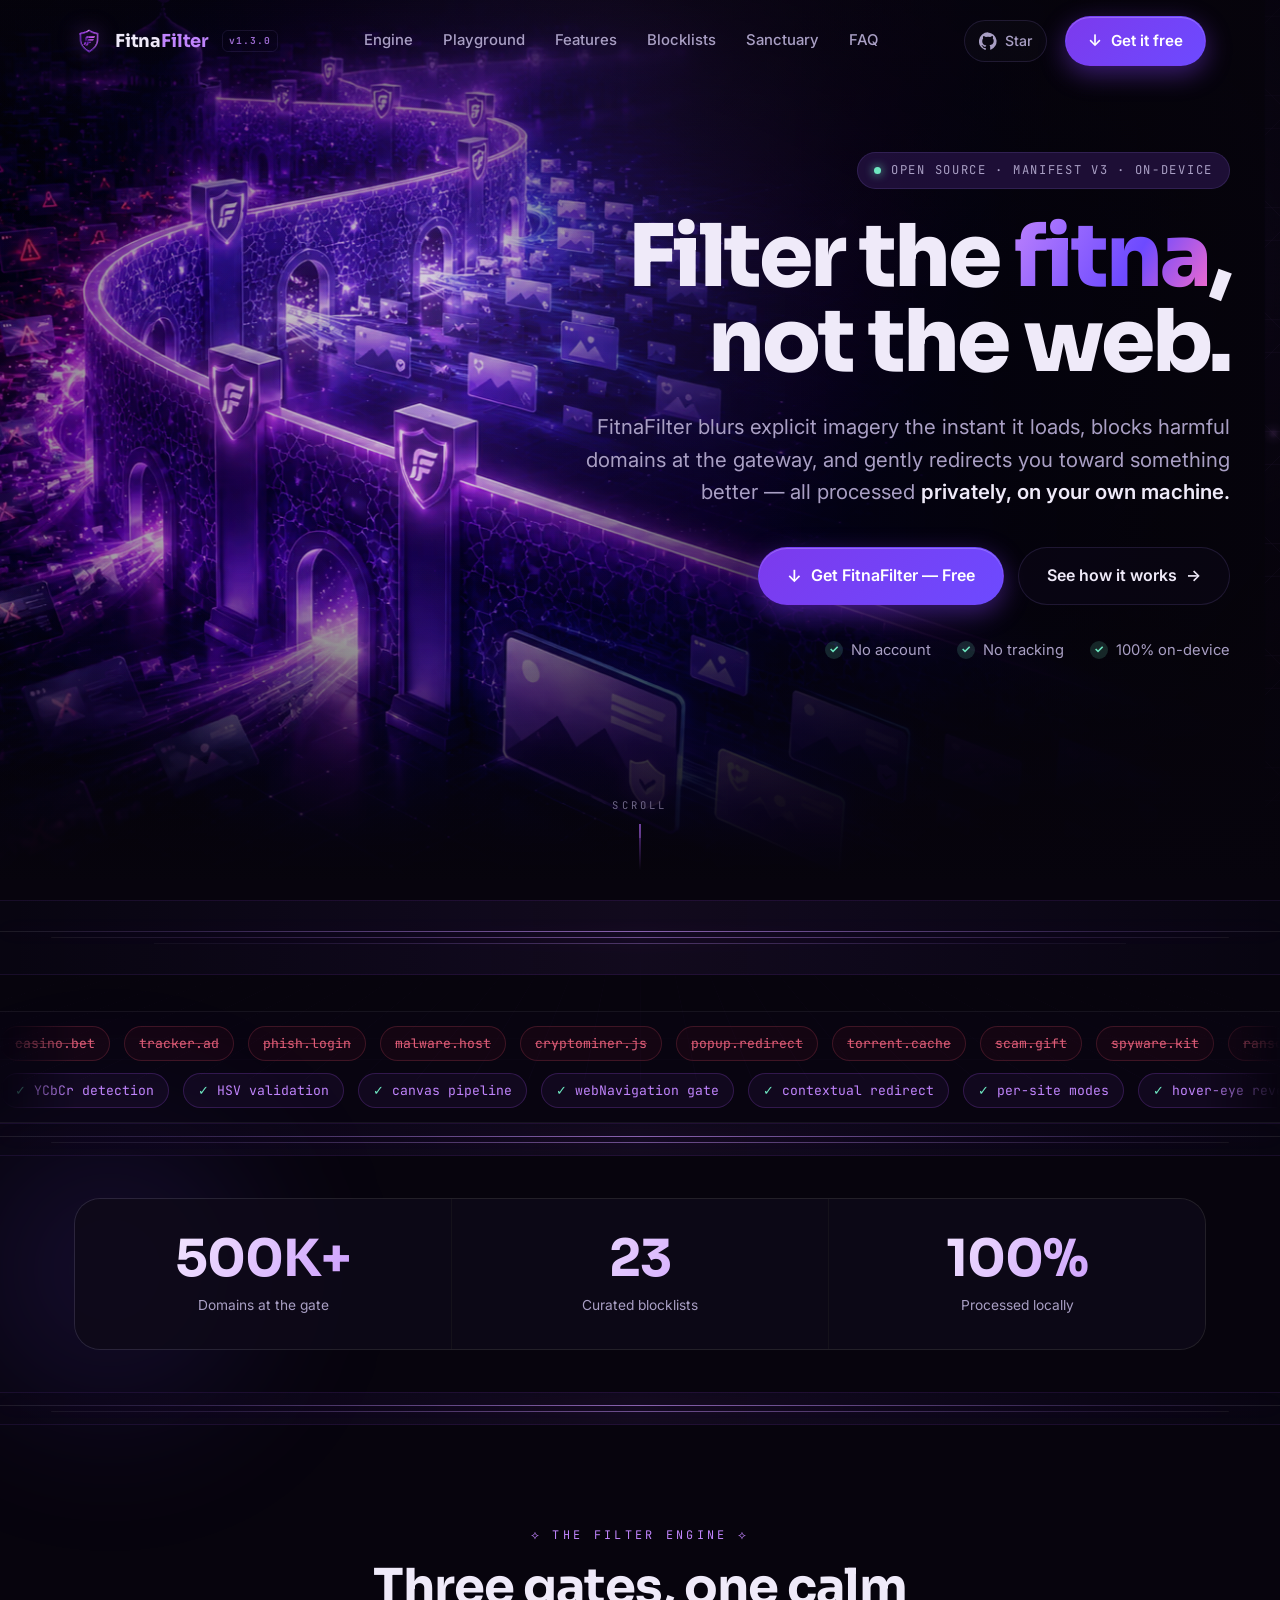
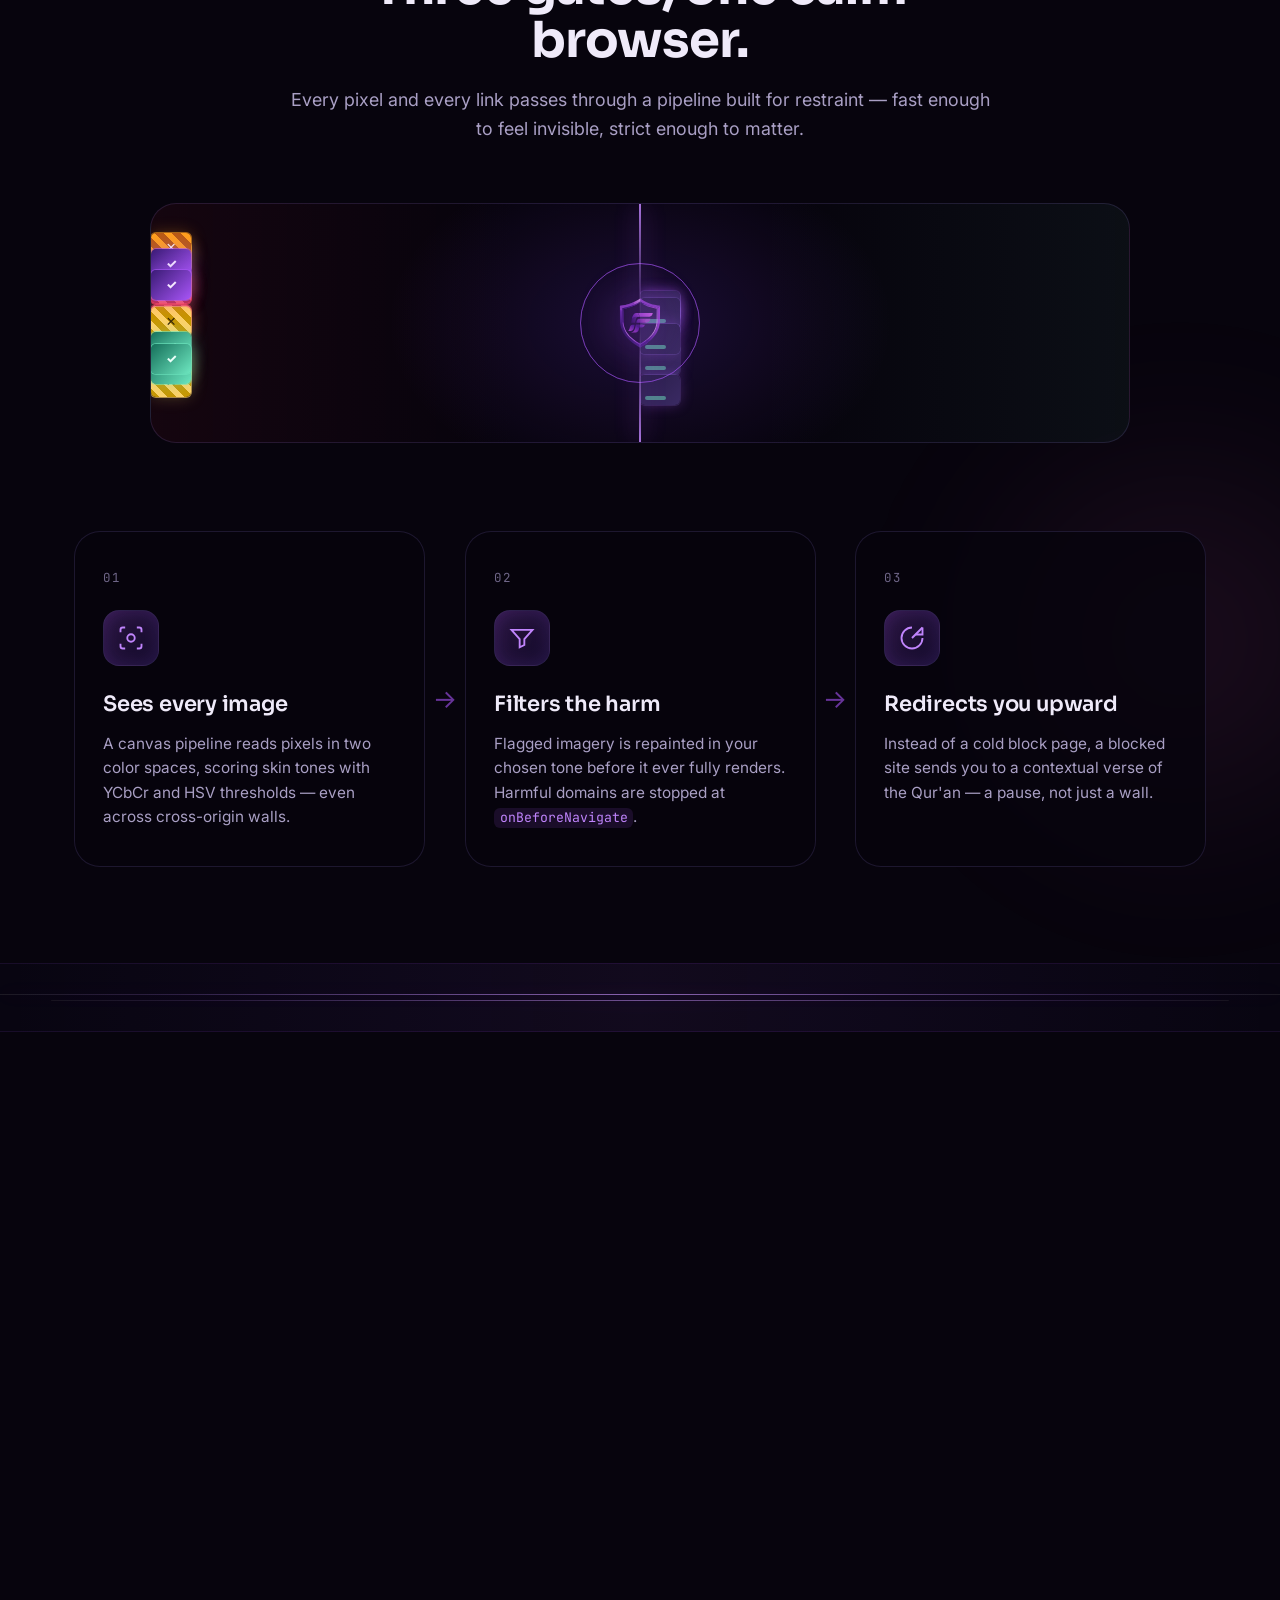
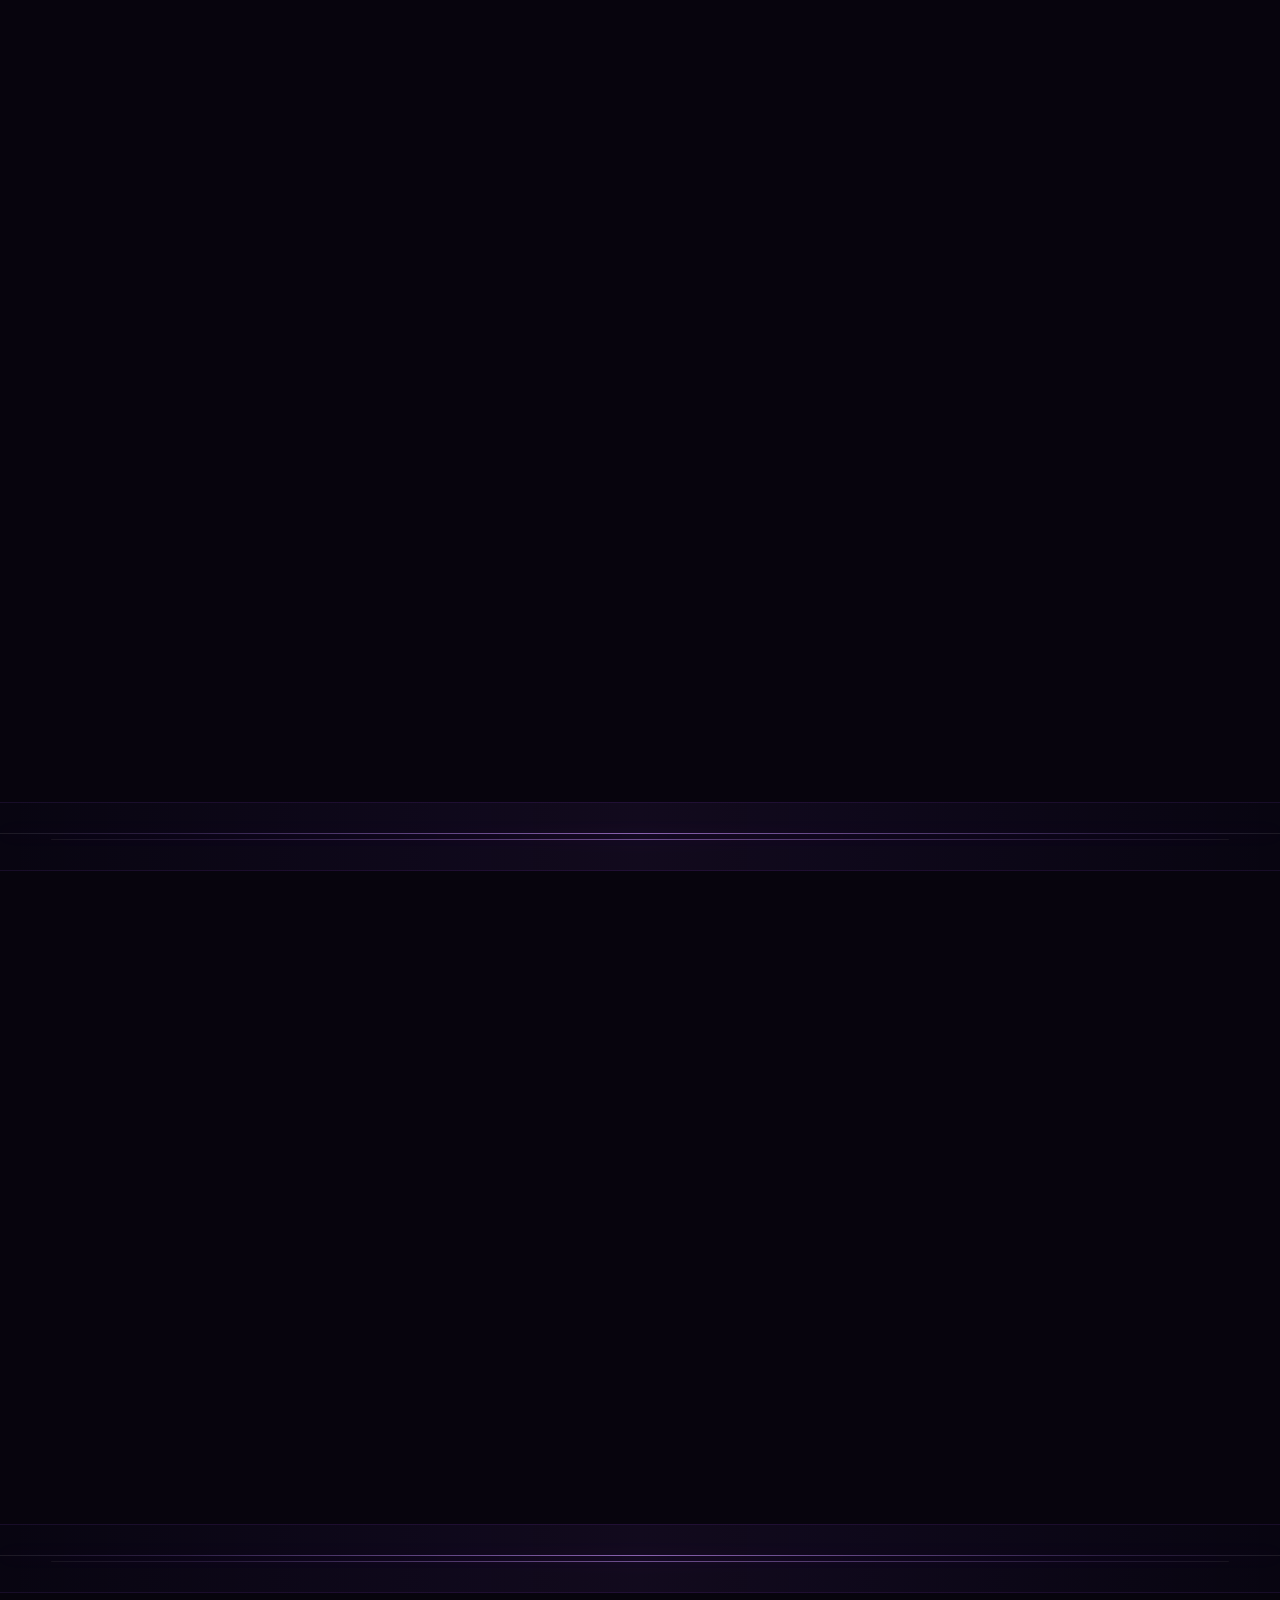
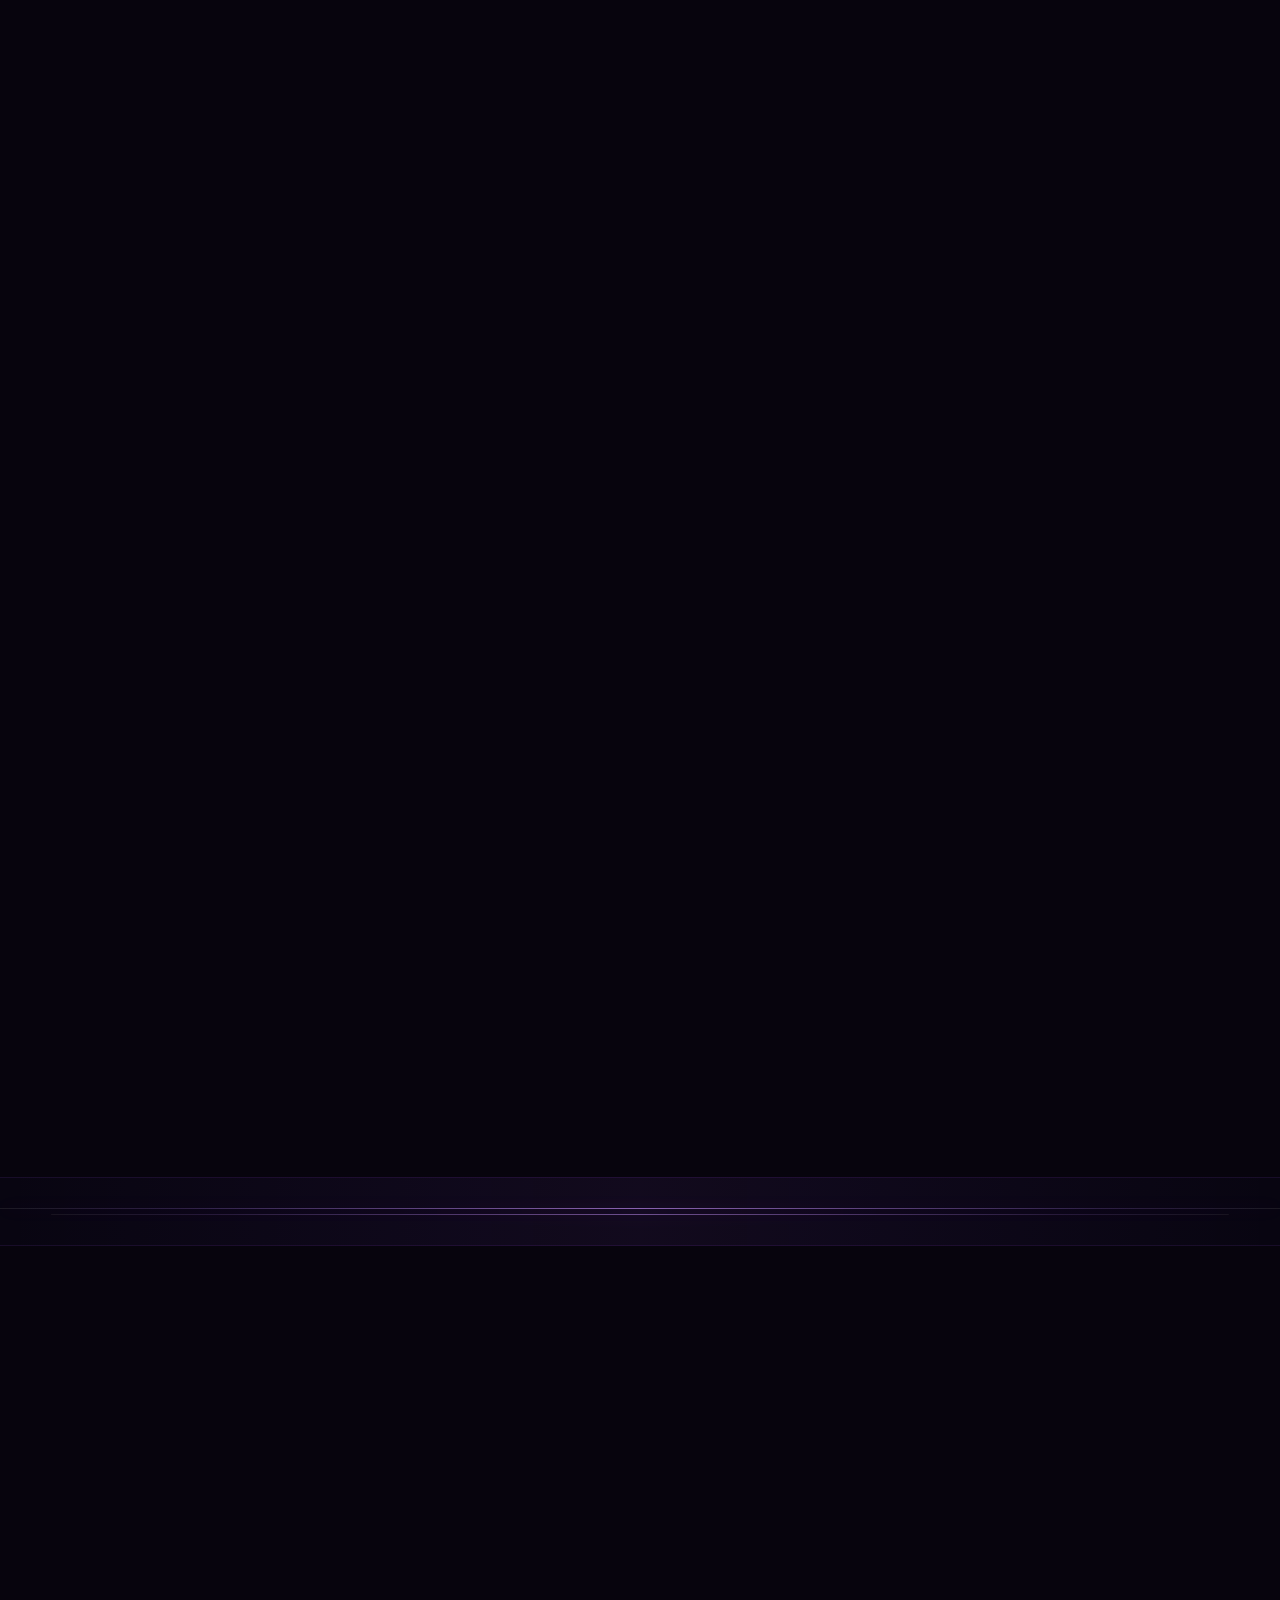
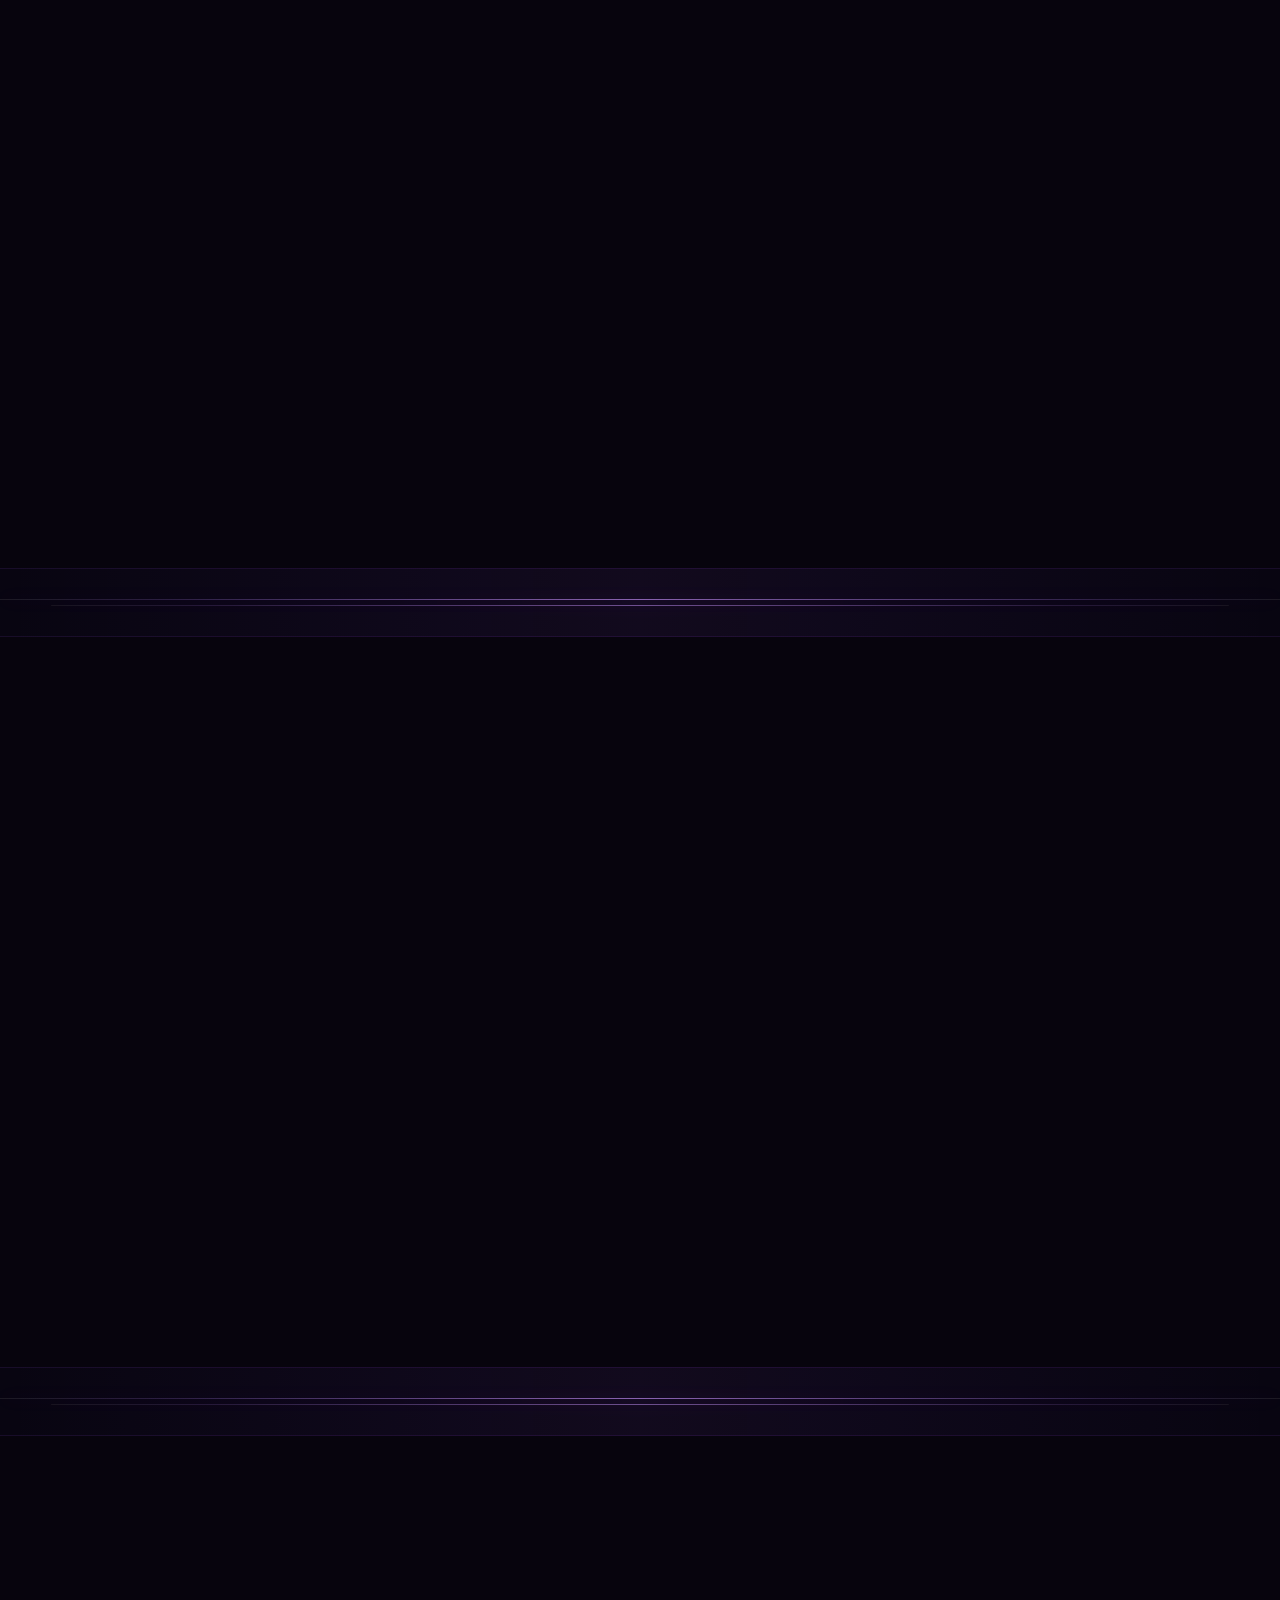
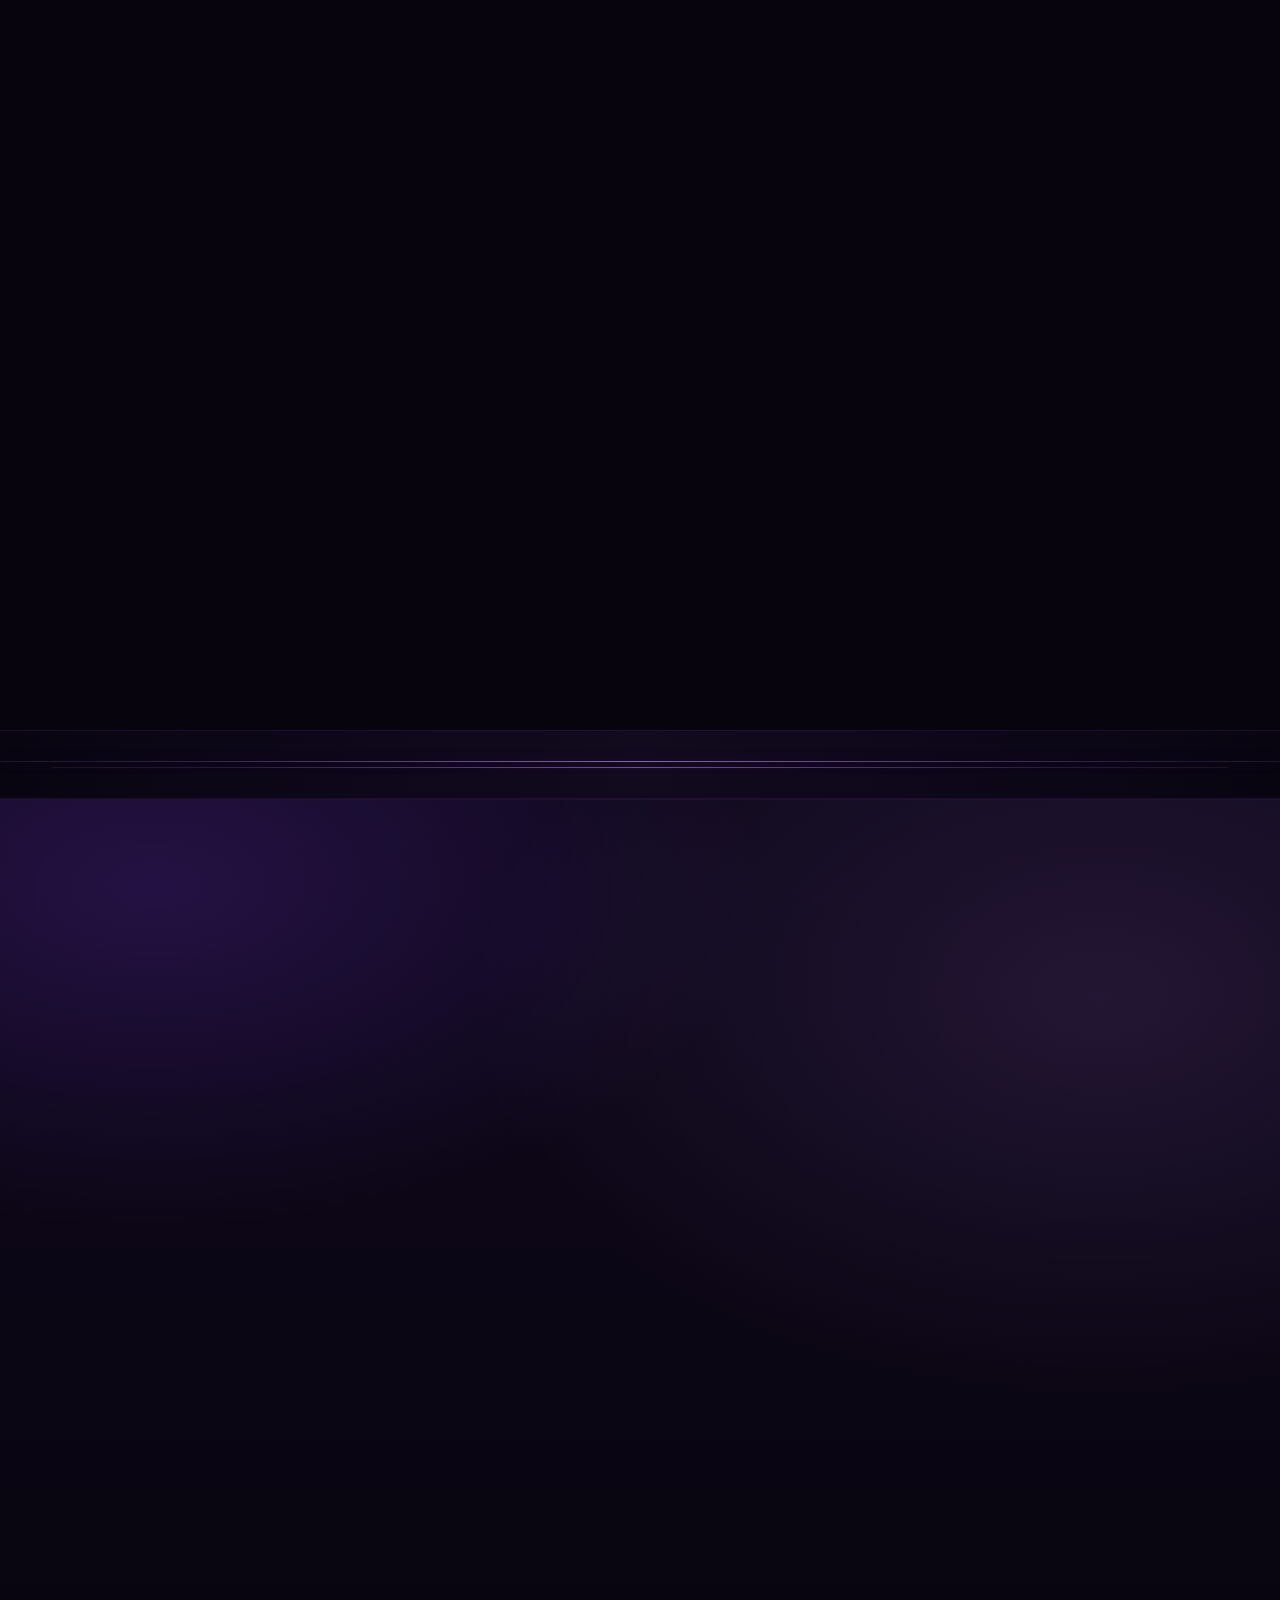
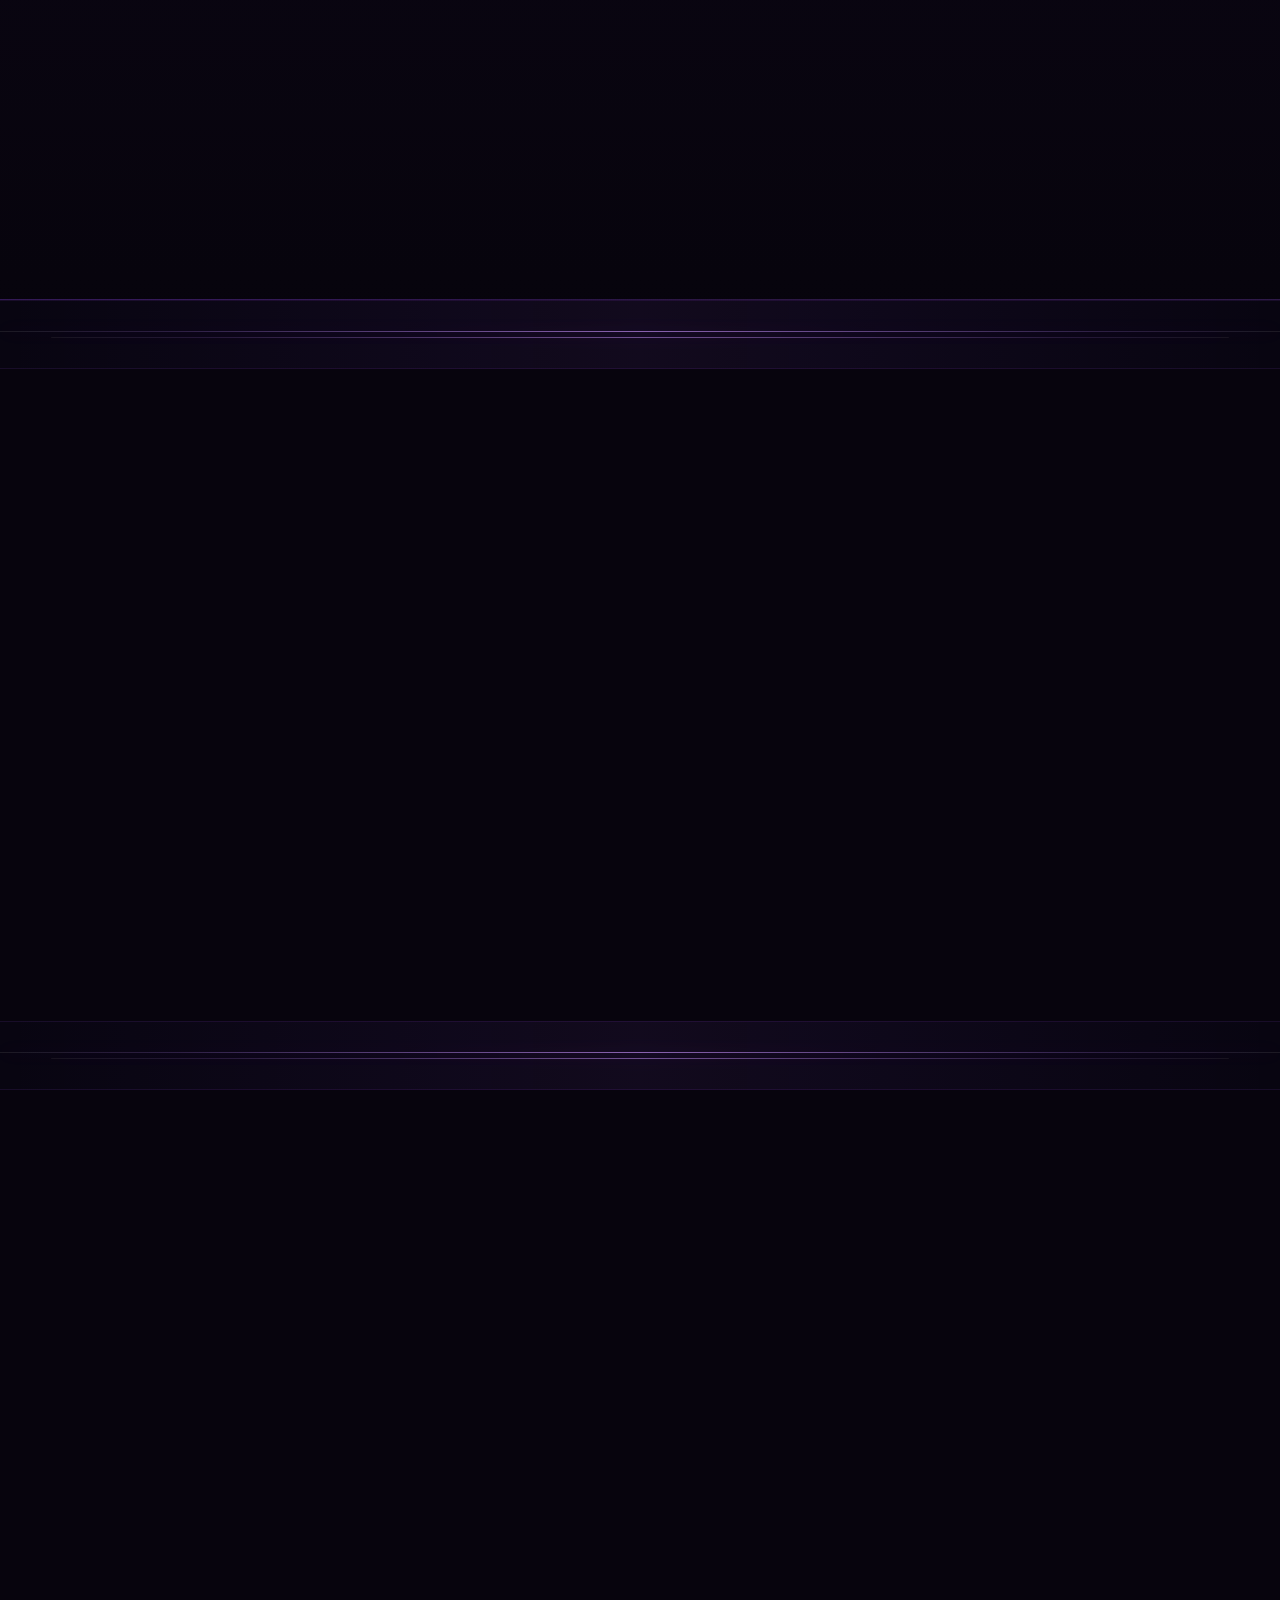
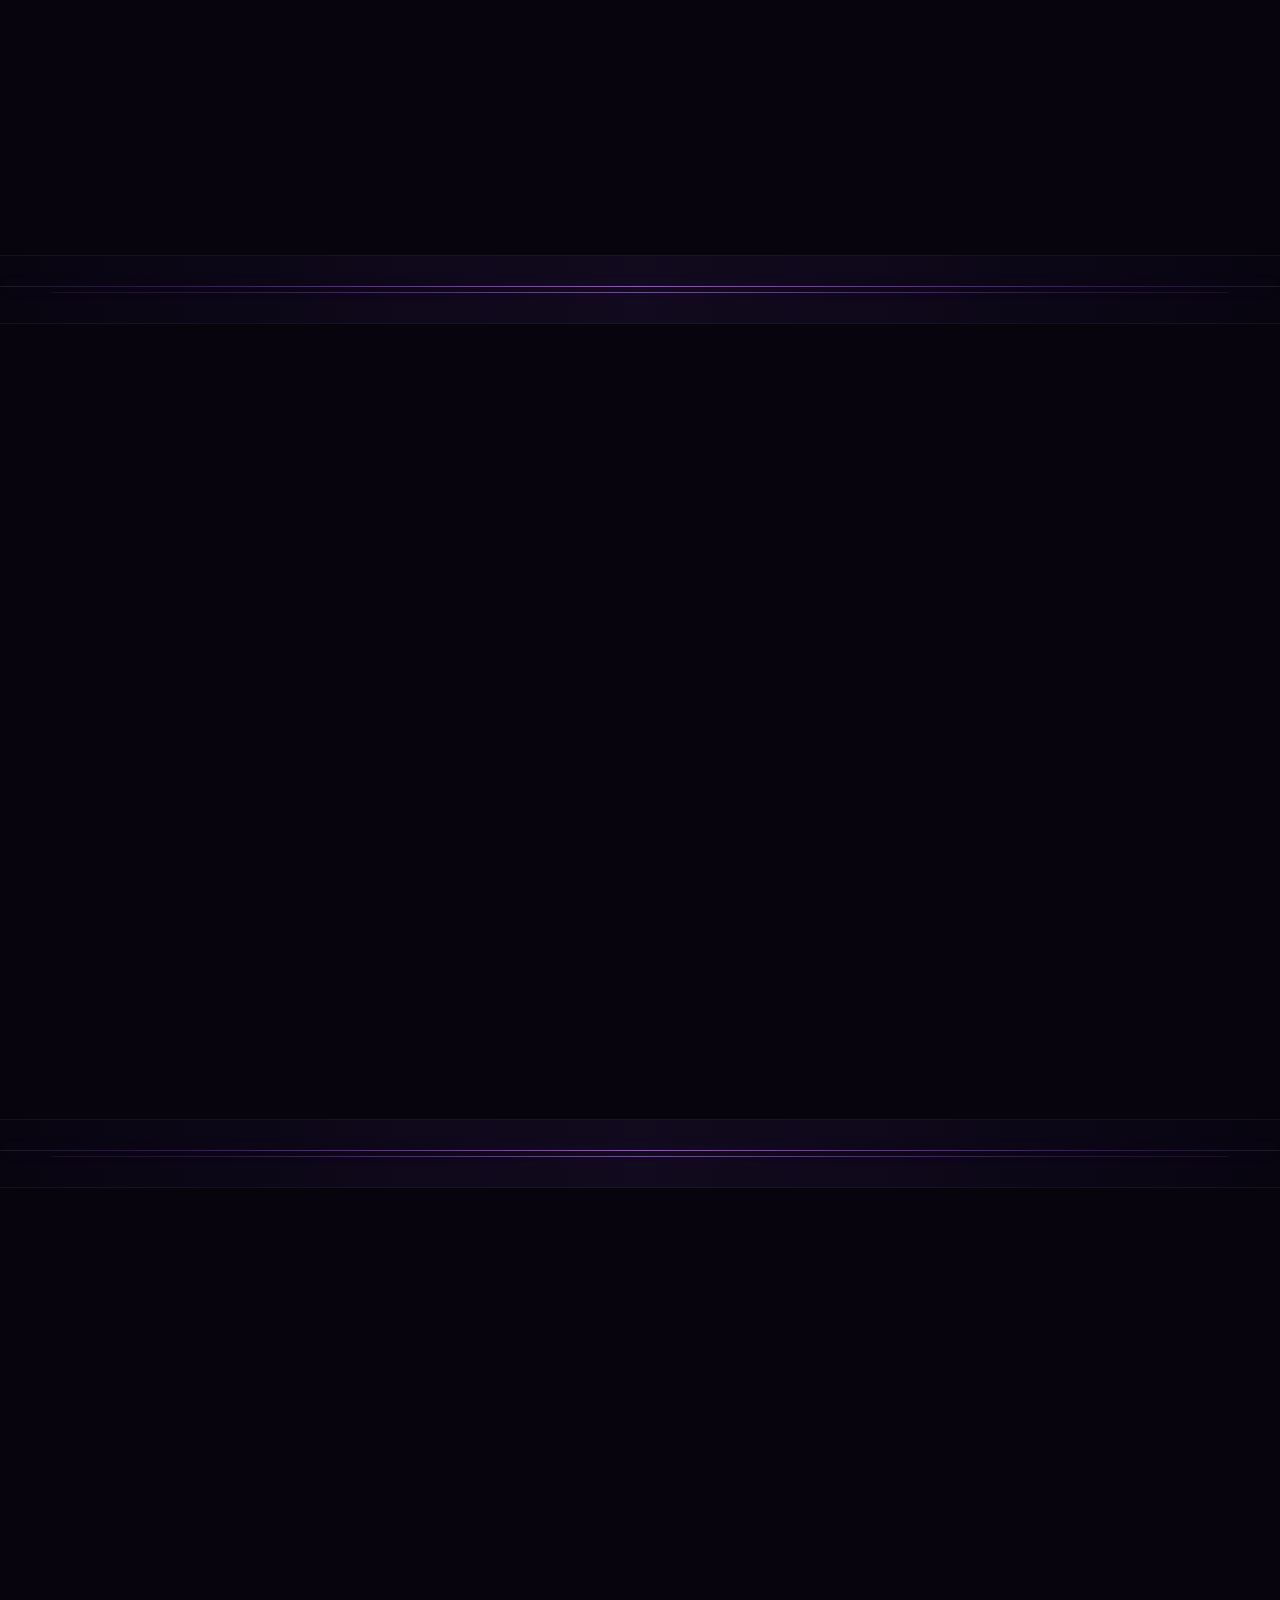
<file: website/index.html>
<!DOCTYPE html>
<html lang="en">
<head>
    <meta charset="UTF-8">
    <meta name="viewport" content="width=device-width, initial-scale=1.0">
    <title>FitnaFilter — A firewall for your gaze</title>
    <meta name="description" content="FitnaFilter is an open-source Chrome extension that blurs explicit imagery the instant it loads, blocks 500K+ harmful domains at the gateway, and gently redirects you toward something better — all processed privately on your own machine.">
    <link rel="icon" type="image/svg+xml" href="data:image/svg+xml,%3Csvg xmlns='http://www.w3.org/2000/svg' viewBox='0 0 64 64'%3E%3Cpath fill='%237c3aed' d='M32 4 52 12v14c0 14.5-8.4 24.4-20 30-11.6-5.6-20-15.5-20-30V12L32 4Z'/%3E%3Cpath fill='%23f4e8ff' d='M24 22h20l-2.5 7H31v5h10l-2.5 7H31v12l-7-4V22Z'/%3E%3C/svg%3E">
    <link rel="preconnect" href="https://fonts.googleapis.com">
    <link rel="preconnect" href="https://fonts.gstatic.com" crossorigin>
    <link href="https://fonts.googleapis.com/css2?family=Sora:wght@500;600;700;800&family=Inter:wght@400;500;600&family=JetBrains+Mono:wght@400;500&family=Noto+Naskh+Arabic:wght@600&display=swap" rel="stylesheet">
    <link rel="preload" as="image" href="hero_art.avif" type="image/avif">
    <link rel="stylesheet" href="home.css">
</head>
<body>

    <!-- Scroll progress -->
    <div class="scrollbar" id="scrollbar" aria-hidden="true"></div>
    <!-- Cursor glow -->
    <div class="cursor-glow" id="cursorGlow" aria-hidden="true"></div>

    <!-- Ambient backdrop -->
    <div class="backdrop" aria-hidden="true">
        <div class="grid-floor"></div>
        <div class="orb orb--1"></div>
        <div class="orb orb--2"></div>
        <div class="orb orb--3"></div>
        <div class="scanlines"></div>
        <div class="noise"></div>
    </div>
    <canvas class="content-pattern" id="contentPattern" aria-hidden="true"></canvas>

    <svg class="svg-sprite" aria-hidden="true" focusable="false">
        <symbol id="fitna-logo-mark" viewBox="0 0 1254 1254">
            <defs>
                <linearGradient
                   id="gradient_0"
                   gradientUnits="userSpaceOnUse"
                   x1="304.23898"
                   y1="827.13232"
                   x2="494.63257"
                   y2="694.93964">
                  <stop
                     offset="0"
                     stop-color="#3C1873" />
                  <stop
                     offset="1"
                     stop-color="#7F33CB" />
                </linearGradient>
              </defs>
              <path
                 fill="url(#gradient_0)"
                 d="M592.099 228.176C595.287 227.755 596.546 227.093 599.252 225.188C599.826 228.807 601.693 236.876 599.674 239.727C598.048 242.025 593.03 244.779 591.95 247.052C577.51 255.831 558.402 265.019 543.127 272.377C486.893 299.769 427.849 320.97 367.035 335.607C345.26 341.005 322.424 346.168 300.215 349.449C301.069 356.006 300.637 373.534 300.635 381.067L300.624 442.302L300.795 515.994C300.86 527.26 301.546 545.826 300.809 556.415C301.696 583.674 300.798 607.596 304.491 634.811C314.527 708.772 343.21 777.592 387.93 837.305C397.144 849.608 411.535 869.076 422.947 879.329C425.735 883.288 436.375 894.099 440.162 897.881C475.891 933.566 518.451 966.416 561.05 993.442C572.666 1000.81 584.33 1008.11 596.04 1015.32C598.006 1016.54 610.581 1024.21 611.646 1025.19C617.03 1028.2 622 1031.48 627.165 1034.83C629.997 1033.48 633.362 1031.36 636.106 1029.69C663.698 1012.96 691.495 996.21 717.706 977.369C721.494 974.646 726.976 970.536 731.045 968.437L730.886 969.672C728.65 971.374 726.994 972.644 724.586 974.144L724.613 974.975C724.745 980.526 721.891 986.77 723.559 989.665C726.681 990.879 733.686 983.554 737.217 981.394L738.082 981.995C780.864 950.807 819.238 916.558 853.741 876.513C858.394 871.113 864.648 862.119 869.791 857.763L871.14 857.897C833.653 905.564 791.76 943.94 743.412 980.142C744.848 981.334 745.575 982.409 746.76 983.488C753.626 989.743 761.848 996.374 770.271 1000.35C773.819 1002.03 780.493 1000.59 781.722 1005.99C778.555 1010.78 769.162 1014.79 769.566 1017.72C757.782 1026.97 743.443 1036.66 731 1045.06C705.516 1062.11 679.574 1078.45 653.204 1094.09C650.296 1095.8 629.505 1107.87 627.254 1108.67C607.088 1097.36 586.813 1083.93 567.047 1071.88C507.022 1035.29 450.253 996.389 399.918 947.036C310.293 859.158 248.59 750.215 236.598 624.033C234.417 601.082 234.523 582.227 234.481 559.237L234.377 495.947L233.678 289.529C241.352 288.856 249.257 288.043 256.937 287.729C263.642 286.376 277.662 285.122 285.194 284.011C302.441 281.462 319.589 278.282 336.603 274.478C351.743 271.086 366.787 267.28 381.718 263.064C390.467 260.533 402.722 256.369 411.257 254.428L411.756 254.318C416.975 251.871 433.87 246.575 440.641 244.157C456.733 238.422 472.653 232.216 488.38 225.546C491.613 227.17 490.97 227.429 490.44 231.104C494.8 236.132 498.252 250.092 504.311 248.003C508.152 254.958 505.305 257.317 513.727 260.406L514.414 261.494C512.578 265.299 507.292 265.005 507.953 269.02L510.864 269.088C541.201 256.255 563.865 243.016 592.099 228.176Z" />
              <path
                 fill="#9c44d7"
                 d="m 411.756,254.318 c 5.219,-2.447 22.114,-7.743 28.885,-10.161 16.092,-5.735 32.012,-11.941 47.739,-18.611 3.233,1.624 2.59,1.883 2.06,5.558 4.36,5.028 7.812,18.988 13.871,16.899 3.841,6.955 0.994,9.314 9.416,12.403 l 0.687,1.088 c -1.836,3.805 -7.122,3.511 -6.461,7.526 l 2.911,0.068 c -5.908,2.61 -11.967,5.401 -17.994,7.678 0,0 -24.73536,8.7995 -35.589,12.633 -44.896,15.487 -90.963,29.428 -137.639,38.403 -7.205,1.385 -25.983,5.039 -32.983,5.389 l -0.933,-0.592 c -2.158,-0.087 -1.213,-0.372 -2.951,0.821 -1.297,2.759 -0.334,46.909 -0.915,54.111 l -0.56,0.462 -0.862,-0.321 c -1.457,-5.302 -4.944,-5.974 -10.052,-8.918 -0.682,-1.796 -0.538,-1.965 -2.009,-3.102 -2.687,-0.424 -5.741,2.964 -9.571,3.772 -5.726,1.432 -10.077,-4.17 -14.771,-6.551 -3.291,-1.669 -6.751,-2.861 -8.701,1.222 -0.467,-2.196 -0.244,-22.952 -0.179,-25.409 0.231,-8.732 -2.609,-52.367 0.889,-57.837 3.659,-0.959 20.289,-2.185 25.334,-2.723 -1.487,-0.46 -2.877,-0.37 -4.441,-0.397 6.705,-1.353 20.725,-2.607 28.257,-3.718 17.247,-2.549 34.395,-5.729 51.409,-9.533 15.14,-3.392 30.184,-7.198 45.115,-11.414 8.749,-2.531 21.004,-6.695 29.539,-8.636 z" />
              <defs>
                <linearGradient
                   id="gradient_1"
                   gradientUnits="userSpaceOnUse"
                   x1="353.66989"
                   y1="244.55634"
                   x2="509.29398"
                   y2="360.65714">
                  <stop
                     offset="0"
                     stop-color="#34146C" />
                  <stop
                     offset="1"
                     stop-color="#5E229E" />
                </linearGradient>
              </defs>
              <path
                 fill="url(#gradient_1)"
                 d="m 592.099,228.176 c 3.188,-0.421 4.447,-1.083 7.153,-2.988 0.574,3.619 2.441,11.688 0.422,14.539 -1.626,2.298 -6.644,5.052 -7.724,7.325 -14.44,8.779 -33.548,17.967 -48.823,25.325 -56.234,27.392 -115.278,48.593 -176.092,63.23 -21.775,5.398 -44.611,10.561 -66.82,13.842 0.854,6.557 0.422,24.085 0.42,31.618 l -0.011,61.235 0.171,73.692 c 0.065,11.266 0.751,29.832 0.014,40.421 -2.497,5.814 0.379,53.93 0.689,62.587 -1.156,0.456 -4.519,0.214 -5.99,0.183 -13.144,-9.772 -6.486,-6.005 -8.934,-18.378 -2.252,-11.387 2.019,-53.27 -1.667,-61.588 0.04,20.153 -0.007,40.596 0.651,60.744 0.418,12.795 2.618,26.005 3.636,38.639 l -1.591,-0.507 c -0.523,-1.507 -1.444,-10.951 -1.668,-13.206 -3.234,-32.57 -2.5,-65.992 -2.513,-98.754 l -0.238,-101.517 -0.02,-57.544 c -10e-4,-9.874 -0.376,-22.533 0.267,-32.176 1.065,-1.579 0.791,-1.081 3.228,-1.707 7,-0.35 25.778,-4.004 32.983,-5.389 66.02493,-14.45733 129.90242,-31.0614 191.222,-58.714 30.337,-12.833 53.001,-26.072 81.235,-40.912 z" />
              <path
                 fill="#572295"
                 d="M284.819 432.463C286.572 425.753 284.14 399.252 285.894 395.243C288.521 393.517 291.076 395.274 294.426 393.947C295.358 393.578 298.202 392.972 299.273 392.915C299.287 396.369 298.985 437.912 299.128 438.452C301.076 436.396 299.248 361.791 300.17 349.974L300.215 349.449C301.069 356.006 300.637 373.534 300.635 381.067L300.624 442.302L300.795 515.994C300.86 527.26 301.546 545.826 300.809 556.415C298.312 562.229 301.188 610.345 301.498 619.002C300.342 619.458 296.979 619.216 295.508 619.185C282.364 609.413 289.022 613.18 286.574 600.807C284.322 589.42 288.593 547.537 284.907 539.219L284.737 470.863C284.698 458.919 284.194 444.05 284.819 432.463Z" />
              <defs>
                <linearGradient
                   id="gradient_2"
                   gradientUnits="userSpaceOnUse"
                   x1="468.11502"
                   y1="823.13177"
                   x2="397.46631"
                   y2="875.34674">
                  <stop
                     offset="0"
                     stop-color="#9133D5" />
                  <stop
                     offset="1"
                     stop-color="#D380F9" />
                </linearGradient>
              </defs>
              <path
                 fill="url(#gradient_2)"
                 d="M284.907 539.219C288.593 547.537 284.322 589.42 286.574 600.807C289.022 613.18 282.364 609.413 295.508 619.185C296.979 619.216 300.342 619.458 301.498 619.002C301.188 610.345 298.312 562.229 300.809 556.415C301.696 583.674 300.798 607.596 304.491 634.811C314.527 708.772 343.21 777.592 387.93 837.305C397.144 849.608 411.535 869.076 422.947 879.329C425.735 883.288 436.375 894.099 440.162 897.881C475.891 933.566 518.451 966.416 561.05 993.442C572.666 1000.81 584.33 1008.11 596.04 1015.32C598.006 1016.54 610.581 1024.21 611.646 1025.19C617.03 1028.2 622 1031.48 627.165 1034.83C627.192 1038.51 627.1 1043.14 627.316 1046.73C627.443 1048.6 627.391 1050.91 628.177 1052.52C624.844 1052.82 611.016 1042.81 607.216 1040.53C547.476 1004.7 487.686 966.314 437.679 917.383C435.649 916.057 427.269 907.528 425.508 905.398C423.619 903.82 420.597 900.933 419.303 898.895C410.069 890.556 393.126 869.942 385.555 860.335C345.939 810.063 315.832 753.535 299.963 691.348C295.437 673.611 291.458 656.969 289.194 638.602C288.176 625.968 285.976 612.758 285.558 599.963C284.9 579.815 284.947 559.372 284.907 539.219Z" />
              <path
                 fill="#9C44D7"
                 d="M611.646 1025.19C617.03 1028.2 622 1031.48 627.165 1034.83C627.192 1038.51 627.1 1043.14 627.316 1046.73L626.89 1048.41L626.388 1048.33C627.212 1025.63 620.033 1039.36 611.646 1025.19Z" />
              <path
                 fill="#C883EB"
                 d="M425.508 905.398C427.471 906.708 437.205 915.622 437.679 917.383C435.649 916.057 427.269 907.528 425.508 905.398Z" />
              <path
                 fill="#C883EB"
                 d="M419.303 898.895C421.16 899.958 424.237 903.594 425.508 905.398C423.619 903.82 420.597 900.933 419.303 898.895Z" />
              <path
                 fill="#572295"
                 d="M743.412 980.142C744.848 981.334 745.575 982.409 746.76 983.488C753.626 989.743 761.848 996.374 770.271 1000.35C773.819 1002.03 780.493 1000.59 781.722 1005.99C778.555 1010.78 769.162 1014.79 769.566 1017.72C757.782 1026.97 743.443 1036.66 731 1045.06C705.516 1062.11 679.574 1078.45 653.204 1094.09C650.296 1095.8 629.505 1107.87 627.254 1108.67C627.15 1097.69 627.119 1086.72 627.16 1075.74C627.207 1069.34 627.582 1061.03 627.108 1054.83C667.164 1032 705.986 1007.07 743.412 980.142Z" />
              <defs>
                <linearGradient
                   id="gradient_3"
                   gradientUnits="userSpaceOnUse"
                   x1="642.94745"
                   y1="998.74847"
                   x2="709.21436"
                   y2="1025.3624">
                  <stop
                     offset="0"
                     stop-color="#6F2EBB" />
                  <stop
                     offset="1"
                     stop-color="#A550E5" />
                </linearGradient>
              </defs>
              <path
                 fill="url(#gradient_3)"
                 d="M627.165 1034.83C629.997 1033.48 633.362 1031.36 636.106 1029.69C663.698 1012.96 691.495 996.21 717.706 977.369C721.494 974.646 726.976 970.536 731.045 968.437L730.886 969.672C728.65 971.374 726.994 972.644 724.586 974.144L724.613 974.975C724.745 980.526 721.891 986.77 723.559 989.665C726.681 990.879 733.686 983.554 737.217 981.394L738.082 981.995C712.968 1000.17 687.101 1017.27 660.549 1033.27C651.366 1038.88 637.456 1047.78 628.177 1052.52C627.391 1050.91 627.443 1048.6 627.316 1046.73C627.1 1043.14 627.192 1038.51 627.165 1034.83Z" />
              <defs>
                <linearGradient
                   id="gradient_4"
                   gradientUnits="userSpaceOnUse"
                   x1="725.41711"
                   y1="659.08411"
                   x2="1038.3953"
                   y2="641.06061">
                  <stop
                     offset="0"
                     stop-color="#4B1A8C" />
                  <stop
                     offset="1"
                     stop-color="#B552ED" />
                </linearGradient>
              </defs>
              <path
                 fill="url(#gradient_4)"
                 d="M977.166 328.085C981.885 327.259 1011.42 294.786 1018.53 291.962C1019.3 302.439 1018.55 317.581 1018.55 328.505L1018.28 405.21C1018.52 404.4 1018.88 402.374 1019.3 401.826L1018.26 526.938C1018.08 560.666 1018.82 597.869 1015.07 631.198C1001.58 750.877 940.145 860.449 855.437 944.535C833.5 966.347 810.214 986.76 785.716 1005.65C783.115 1007.69 771.885 1016.55 769.566 1017.72C769.162 1014.79 778.555 1010.78 781.722 1005.99C780.493 1000.59 773.819 1002.03 770.271 1000.35C761.848 996.374 753.626 989.743 746.76 983.488C745.575 982.409 744.848 981.334 743.412 980.142C791.76 943.94 833.653 905.564 871.14 857.897C871.571 857.452 872.061 856.806 872.447 856.327C923.044 793.353 955.451 717.739 966.159 637.67C967.284 629.38 970.714 602.833 969.822 594.603C970.595 566.89 970.313 537.048 970.365 509.205L970.513 333.281L977.166 328.085Z" />
              <path
                 fill="#9C44D7"
                 d="M630.34 147.857C652.847 162.085 676.671 177.012 700.04 189.727C774.664 230.122 854.873 259.211 938.042 276.041C959.088 280.391 998.661 287.604 1019.88 287.912C1019.53 325.648 1020.01 364.219 1019.3 401.826C1018.88 402.374 1018.52 404.4 1018.28 405.21L1018.55 328.505C1018.55 317.581 1019.3 302.439 1018.53 291.962C1011.42 294.786 981.885 327.259 977.166 328.085L970.513 333.281L970.365 509.205C970.313 537.048 970.595 566.89 969.822 594.603C968.056 587.506 968.531 569.156 968.545 561.093L968.594 512.539C968.638 454.5 967.595 392.958 968.995 335.173C968.166 333.443 954.417 331.636 951.77 331.151C940.835 329.128 929.941 326.887 919.095 324.43C862.818 311.879 807.801 294.23 754.724 271.702C739.513 265.041 724.455 258.037 709.562 250.695C702.944 247.387 694.946 242.435 688.21 239.795C684.76 237.508 680.339 235.114 676.661 233.179C660.678 224.772 645.479 214.309 629.737 205.633L629.945 204.259C630.303 201.635 630.222 198.981 630.27 196.337C630.568 180.179 630.083 164.015 630.34 147.857Z" />
              <path
                 fill="#ECCFF8"
                 d="M629.945 204.259C637.359 207.545 646.761 214.546 654.097 218.835C671.768 229.191 689.74 239.024 707.989 248.323C770.512 280.017 836.868 303.106 904.942 319.337C923.212 323.693 951.357 330.582 969.902 332.747L970.513 333.281L970.365 509.205C970.313 537.048 970.595 566.89 969.822 594.603C968.056 587.506 968.531 569.156 968.545 561.093L968.594 512.539C968.638 454.5 967.595 392.958 968.995 335.173C968.166 333.443 954.417 331.636 951.77 331.151C940.835 329.128 929.941 326.887 919.095 324.43C862.818 311.879 807.801 294.23 754.724 271.702C739.513 265.041 724.455 258.037 709.562 250.695C702.944 247.387 694.946 242.435 688.21 239.795C684.76 237.508 680.339 235.114 676.661 233.179C660.678 224.772 645.479 214.309 629.737 205.633L629.945 204.259Z" />
              <defs>
                <linearGradient
                   id="gradient_5"
                   gradientUnits="userSpaceOnUse"
                   x1="632.49213"
                   y1="226.67883"
                   x2="601.81677"
                   y2="817.92426">
                  <stop
                     offset="0"
                     stop-color="#D3C8DF" />
                  <stop
                     offset="1"
                     stop-color="#EDEAF1" />
                </linearGradient>
              </defs>
              <defs>
                <linearGradient
                   id="gradient_6"
                   gradientUnits="userSpaceOnUse"
                   x1="827.05652"
                   y1="246.33057"
                   x2="825.55225"
                   y2="344.64648">
                  <stop
                     offset="0"
                     stop-color="#7534C6" />
                  <stop
                     offset="1"
                     stop-color="#C756EB" />
                </linearGradient>
              </defs>
              <path
                 fill="url(#gradient_6)"
                 d="M688.21 239.795C694.946 242.435 702.944 247.387 709.562 250.695C724.455 258.037 739.513 265.041 754.724 271.702C807.801 294.23 862.818 311.879 919.095 324.43C929.941 326.887 940.835 329.128 951.77 331.151C954.417 331.636 968.166 333.443 968.995 335.173C966.733 336.464 960.861 340.432 959.792 342.555C957.951 344.242 953.905 347.179 953.76 349.306C951.927 347.776 934.667 344.621 931.144 343.86C905.632 338.47 880.306 332.23 855.209 325.151C804.039 310.528 754.283 291.348 706.539 267.84C695.299 262.276 681.146 255.294 670.445 248.871C683.464 249.816 683.531 265.228 694.161 243.934C691.663 242.87 690.542 242.355 688.241 240.933L688.21 239.795Z" />
              <path
                 fill="#572295"
                 d="M629.737 205.633C645.479 214.309 660.678 224.772 676.661 233.179C680.339 235.114 684.76 237.508 688.21 239.795L688.241 240.933C690.542 242.355 691.663 242.87 694.161 243.934C683.531 265.228 683.464 249.816 670.445 248.871C666.267 247.545 634.406 228.035 629.416 224.793C622.104 229.981 600.047 242.98 591.95 247.052C593.03 244.779 598.048 242.025 599.674 239.727C601.693 236.876 599.826 228.807 599.252 225.188C596.546 227.093 595.287 227.755 592.099 228.176C600.445 222.248 620.034 211.373 629.737 205.633Z" />
              <defs>
                <linearGradient
                   id="gradient_7"
                   gradientUnits="userSpaceOnUse"
                   x1="840.08929"
                   y1="661.62299"
                   x2="952.09601"
                   y2="703.05139">
                  <stop
                     offset="0"
                     stop-color="#AE51E8" />
                  <stop
                     offset="1"
                     stop-color="#E19DFB" />
                </linearGradient>
              </defs>
              <path
                 fill="url(#gradient_7)"
                 d="M959.792 342.555C960.861 340.432 966.733 336.464 968.995 335.173C967.595 392.958 968.638 454.5 968.594 512.539L968.545 561.093C968.531 569.156 968.056 587.506 969.822 594.603C970.714 602.833 967.284 629.38 966.159 637.67C955.451 717.739 923.044 793.353 872.447 856.327C872.061 856.806 871.571 857.452 871.14 857.897L869.791 857.763C864.648 862.119 858.394 871.113 853.741 876.513C819.238 916.558 780.864 950.807 738.082 981.995L737.217 981.394C733.686 983.554 726.681 990.879 723.559 989.665C721.891 986.77 724.745 980.526 724.613 974.975L724.586 974.144C726.994 972.644 728.65 971.374 730.886 969.672L731.045 968.437C733.485 965.891 752.313 952.049 756.527 948.733C771.419 937.044 785.705 924.602 799.329 911.456C879.529 834.285 933.497 748.385 949.089 636.609C954.352 598.873 952.247 565.216 952.829 527.604C953.684 472.374 952.387 416.255 953.405 361.16C953.205 358.263 953.355 353.453 953.355 350.412L953.76 349.306C953.905 347.179 957.951 344.242 959.792 342.555Z" />
              <defs>
                <linearGradient
                   id="gradient_8"
                   gradientUnits="userSpaceOnUse"
                   x1="614.89697"
                   y1="501.70532"
                   x2="864.09119"
                   y2="401.76459">
                  <stop
                     offset="0"
                     stop-color="#AA46DF" />
                  <stop
                     offset="1"
                     stop-color="#E36CFB" />
                </linearGradient>
              </defs>
              <path
                 fill="url(#gradient_8)"
                 d="M590.987 429.032L877.785 429.059C869.493 454.65 861.801 483.198 835.658 496.366C828.553 499.975 820.849 502.259 812.924 503.105C803.522 504.196 792.005 503.881 782.36 503.874L739.852 503.82C702.533 503.77 662.528 504.59 625.396 503.765C627.844 502.949 628.618 503.06 631.259 502.991C629.461 502.16 628.475 503.132 625.51 502.566C624.008 500.463 621.009 498.893 619.859 496.963C616.638 491.554 614.266 483.692 611.113 478.431C608.863 474.676 603.51 469.695 601.496 465.372C596.905 455.512 587.916 439.851 590.987 429.032Z" />
              <defs>
                <linearGradient
                   id="gradient_9"
                   gradientUnits="userSpaceOnUse"
                   x1="685.6192"
                   y1="602.68262"
                   x2="814.99896"
                   y2="556.0188">
                  <stop
                     offset="0"
                     stop-color="#9138CA" />
                  <stop
                     offset="1"
                     stop-color="#DD68FD" />
                </linearGradient>
              </defs>
              <defs>
                <linearGradient
                   id="gradient_10"
                   gradientUnits="userSpaceOnUse"
                   x1="560.19977"
                   y1="625.17902"
                   x2="703.0625"
                   y2="582.83087">
                  <stop
                     offset="0"
                     stop-color="#6221AB" />
                  <stop
                     offset="1"
                     stop-color="#8A38C5"
                     style="stop-color:#aa4ccc;stop-opacity:1;" />
                </linearGradient>
              </defs>
              <path
                 style="fill:url(#gradient_10)"
                 d="m 554.707,621.395 c 9.401,-41.029 13.901,-77.448 66.41,-75.93 -47.85921,33.23008 64.9928,59.714 19.592,75.893 -8.612,0.455 -20.805,0.093 -29.651,0.087 z m 66.41,-75.93 c 7.945,-0.48 18.778,-0.195 26.924,-0.202 l 51.459,0.047 c 43.794,-0.015 88.644,-0.563 132.333,0.067 -6.166,22.474 -12.559,40.35 -30.66,56.479 -26.756,23.84 -62.917,19.602 -96.187,19.614 -21.157,0.008 -43.28,0.587 -64.277,-0.112 -8.612,0.455 -20.805,0.093 -29.651,0.087 l -56.351,-0.05 c 9.401,-41.029 13.901,-77.448 66.41,-75.93 z" />
              <defs>
                <linearGradient
                   id="gradient_11"
                   gradientUnits="userSpaceOnUse"
                   x1="442.77481"
                   y1="591.54755"
                   x2="599.38489"
                   y2="537.39331">
                  <stop
                     offset="0"
                     stop-color="#3D1571" />
                  <stop
                     offset="1"
                     stop-color="#6728A3" />
                </linearGradient>
              </defs>
              <path
                 fill="url(#gradient_11)"
                 d="M468.129 550.641C469.22 542.768 472.04 534.798 473.455 527.263C482.461 479.303 506.247 439.353 557.797 430.563C569.233 428.613 579.326 428.97 590.987 429.032C587.916 439.851 596.905 455.512 601.496 465.372C603.51 469.695 608.863 474.676 611.113 478.431C614.266 483.692 616.638 491.554 619.859 496.963C621.009 498.893 624.008 500.463 625.51 502.566C628.475 503.132 629.461 502.16 631.259 502.991C628.618 503.06 627.844 502.949 625.396 503.765C614.454 503.818 602.745 503.518 591.964 504.994C550.433 515.198 547.82 551.751 538.546 587.412C535.628 598.629 533.457 610.157 530.709 621.423L451.013 621.388C454.931 605.662 458.706 589.901 462.336 574.106C463.292 570.009 466.741 554.142 468.129 550.641Z" />
              <defs>
                <linearGradient
                   id="gradient_12"
                   gradientUnits="userSpaceOnUse"
                   x1="468.32123"
                   y1="541.99512"
                   x2="604.74847"
                   y2="452.97885">
                  <stop
                     offset="0"
                     stop-color="#601DAC" />
                  <stop
                     offset="1"
                     stop-color="#A947DD" />
                </linearGradient>
              </defs>
              <path
                 fill="url(#gradient_12)"
                 d="M468.129 550.641C469.22 542.768 472.04 534.798 473.455 527.263C482.461 479.303 506.247 439.353 557.797 430.563C569.233 428.613 579.326 428.97 590.987 429.032C587.916 439.851 596.905 455.512 601.496 465.372C603.51 469.695 608.863 474.676 611.113 478.431C614.266 483.692 616.638 491.554 619.859 496.963C621.009 498.893 624.008 500.463 625.51 502.566C628.475 503.132 629.461 502.16 631.259 502.991C628.618 503.06 627.844 502.949 625.396 503.765C614.454 503.818 602.745 503.518 591.964 504.994L591.471 504.162C585.474 503.39 572.481 503.568 565.899 503.524C539.397 503.343 517.409 501.767 495.194 518.77C487.759 524.461 481.301 531.325 476.075 539.094C474.273 541.791 469.975 548.986 468.129 550.641Z" />
              <defs>
                <linearGradient
                   id="gradient_13"
                   gradientUnits="userSpaceOnUse"
                   x1="588.36755"
                   y1="696.60742"
                   x2="484.04913"
                   y2="838.44">
                  <stop
                     offset="0"
                     stop-color="#5A1EA5" />
                  <stop
                     offset="1"
                     stop-color="#C148E6" />
                </linearGradient>
              </defs>
              <path
                 fill="url(#gradient_13)"
                 d="M545.573 662.126C548.872 661.52 565.804 661.769 569.914 661.773L624.547 661.853C624.444 665.984 612.787 716.192 612.312 716.844L613.957 717.259C612.871 718.088 612.6 718.954 612.309 720.314C604.108 758.229 595.297 802.881 550.2 811.256C529.176 814.681 507.034 813.384 485.659 813.488C472.043 813.553 454.726 814.135 441.548 812.736C526.953 802.618 524.219 744.755 542.632 676.115C543.79 671.801 545.247 666.542 545.573 662.126Z" />
              <path
                 fill="#572295"
                 d="m 545.573,662.126 c 3.299,-0.606 20.231,-0.357 24.341,-0.353 l 54.633,0.08 c -0.103,4.131 -11.76,54.339 -12.235,54.991 -28.77053,-0.0435 -50.96917,-21.59883 -66.739,-54.718 z" />
              <defs>
                <linearGradient
                   id="gradient_14"
                   gradientUnits="userSpaceOnUse"
                   x1="510.24048"
                   y1="656.4671"
                   x2="415.95972"
                   y2="792.47821">
                  <stop
                     offset="0"
                     stop-color="#4D199D" />
                  <stop
                     offset="1"
                     stop-color="#C14BE8" />
                </linearGradient>
              </defs>
              <path
                 fill="url(#gradient_14)"
                 d="M473.745 662.132C477.125 661.63 487.252 661.776 490.823 661.783L521.996 661.895C518.311 677.765 514.523 693.611 510.63 709.432C500.859 749.104 494.097 777.127 448.314 782.545L397.405 782.569C407.982 768.196 416.993 753.512 422.802 736.568C433.707 704.759 431.159 667.002 473.745 662.132Z" />
              <defs>
                <linearGradient
                   id="gradient_15"
                   gradientUnits="userSpaceOnUse"
                   x1="612.04376"
                   y1="712.31836"
                   x2="720.5061"
                   y2="656.8172">
                  <stop
                     offset="0"
                     stop-color="#581F9C" />
                  <stop
                     offset="1"
                     stop-color="#A440D8" />
                </linearGradient>
              </defs>
              <path
                 fill="url(#gradient_15)"
                 d="m 624.547,661.853 96.719,0.016 c -13.901,47.675 -38.62275,55.80256 -87.826,55.677 -6.64563,0.0589 -12.02395,-0.23733 -19.483,-0.287 l -1.645,-0.415 c 0.475,-0.652 12.132,-50.86 12.235,-54.991 z"
                 style="fill:url(#gradient_15)" />
              <defs>
                <linearGradient
                   id="gradient_16"
                   gradientUnits="userSpaceOnUse"
                   x1="506.67761"
                   y1="268.49463"
                   x2="626.29358"
                   y2="147.50032">
                  <stop
                     offset="0"
                     stop-color="#B34DE9" />
                  <stop
                     offset="1"
                     stop-color="#EBA1FB" />
                </linearGradient>
              </defs>
              <path
                 fill="url(#gradient_16)"
                 d="M488.38 225.546C527.54 208.825 565.309 189.02 601.333 166.318C610.696 160.506 621.386 154.139 630.34 147.857C630.083 164.015 630.568 180.179 630.27 196.337C630.222 198.981 630.303 201.635 629.945 204.259L629.737 205.633C620.034 211.373 600.445 222.248 592.099 228.176C563.865 243.016 541.201 256.255 510.864 269.088L507.953 269.02C507.292 265.005 512.578 265.299 514.414 261.494L513.727 260.406C505.305 257.317 508.152 254.958 504.311 248.003C498.252 250.092 494.8 236.132 490.44 231.104C490.97 227.429 491.613 227.17 488.38 225.546Z" />
        </symbol>
    </svg>

    <!-- ============ NAV ============ -->
    <header class="nav" id="nav">
        <div class="nav__inner">
            <a class="brand" href="#top" aria-label="FitnaFilter home">
                <svg class="brand__mark logo-mark" viewBox="0 0 1254 1254"><use href="#fitna-logo-mark"></use></svg>
                <span class="brand__name">Fitna<span class="brand__accent">Filter</span></span>
                <span class="brand__tag">v1.3.0</span>
            </a>
            <nav class="nav__links" aria-label="Primary">
                <a href="#engine">Engine</a>
                <a href="#playground">Playground</a>
                <a href="#features">Features</a>
                <a href="#categories">Blocklists</a>
                <a href="#sanctuary">Sanctuary</a>
                <a href="#faq">FAQ</a>
            </nav>
            <div class="nav__right">
                <a href="https://github.com/azidancorp/FitnaFilter" class="nav__ghost" aria-label="GitHub repository">
                    <svg viewBox="0 0 24 24" fill="currentColor" width="18" height="18"><path d="M12 .5a12 12 0 0 0-3.8 23.4c.6.1.8-.3.8-.6v-2c-3.3.7-4-1.6-4-1.6-.6-1.4-1.3-1.8-1.3-1.8-1.1-.7 0-.7 0-.7 1.2 0 1.9 1.2 1.9 1.2 1 1.8 2.8 1.3 3.5 1 .1-.8.4-1.3.7-1.6-2.7-.3-5.5-1.3-5.5-5.9 0-1.3.5-2.4 1.2-3.2 0-.4-.5-1.6.2-3.2 0 0 1-.3 3.3 1.2a11.5 11.5 0 0 1 6 0C17.3 5 18.3 5.3 18.3 5.3c.7 1.6.2 2.8.1 3.2.8.8 1.2 1.9 1.2 3.2 0 4.6-2.8 5.6-5.5 5.9.4.4.8 1.1.8 2.2v3.3c0 .3.2.7.8.6A12 12 0 0 0 12 .5Z"/></svg>
                    <span class="nav__stars">Star</span>
                </a>
                <a href="https://github.com/azidancorp/FitnaFilter" class="btn btn--solid nav__cta">
                    <span class="btn__glyph">↓</span> Get it free
                </a>
            </div>
        </div>
    </header>

    <main id="top">

        <!-- ============ HERO ============ -->
        <section class="hero" id="hero">
            <div class="hero__media" aria-hidden="true">
                <div class="hero__img hero__art" id="heroImg"></div>
                <div class="hero__veil"></div>
            </div>
            <div class="hero__content">
                <p class="eyebrow">
                    <span class="eyebrow__dot"></span>
                    Open source · Manifest&nbsp;V3 · On-device
                </p>
                <h1 class="hero__title">
                    Filter the <span class="grad">fitna</span>,<br>
                    not the&nbsp;web.
                </h1>
                <p class="hero__lede">
                    FitnaFilter blurs explicit imagery the instant it loads, blocks harmful
                    domains at the gateway, and gently redirects you toward something better —
                    all processed <strong>privately, on your own machine.</strong>
                </p>
                <div class="hero__actions">
                    <a href="https://github.com/azidancorp/FitnaFilter" class="btn btn--solid btn--lg">
                        <span class="btn__glyph">↓</span> Get FitnaFilter — Free
                    </a>
                    <a href="#engine" class="btn btn--ghost btn--lg">
                        See how it works <span aria-hidden="true">→</span>
                    </a>
                </div>
                <ul class="hero__trust">
                    <li><span class="check">✓</span> No account</li>
                    <li><span class="check">✓</span> No tracking</li>
                    <li><span class="check">✓</span> 100% on-device</li>
                </ul>
            </div>
            <div class="hero__scroll" aria-hidden="true">
                <span>scroll</span>
                <div class="hero__scroll-line"></div>
            </div>
        </section>

        <div class="section-separator" aria-hidden="true">
            <div class="separator-line"></div>
            <div class="separator-line"></div>
            <div class="separator-line"></div>
        </div>

        <!-- ============ MARQUEE ============ -->
        <section class="marquee" aria-hidden="true">
            <div class="marquee__row">
                <div class="marquee__track">
                    <div class="marquee__group">
                        <span class="mq mq--block">casino.bet</span><span class="mq mq--block">tracker.ad</span><span class="mq mq--block">phish.login</span><span class="mq mq--block">malware.host</span><span class="mq mq--block">cryptominer.js</span><span class="mq mq--block">popup.redirect</span><span class="mq mq--block">torrent.cache</span><span class="mq mq--block">scam.gift</span><span class="mq mq--block">spyware.kit</span><span class="mq mq--block">ransom.lock</span>
                    </div>
                    <div class="marquee__group">
                        <span class="mq mq--block">casino.bet</span><span class="mq mq--block">tracker.ad</span><span class="mq mq--block">phish.login</span><span class="mq mq--block">malware.host</span><span class="mq mq--block">cryptominer.js</span><span class="mq mq--block">popup.redirect</span><span class="mq mq--block">torrent.cache</span><span class="mq mq--block">scam.gift</span><span class="mq mq--block">spyware.kit</span><span class="mq mq--block">ransom.lock</span>
                    </div>
                </div>
            </div>
            <div class="marquee__row marquee__row--rev">
                <div class="marquee__track">
                    <div class="marquee__group">
                        <span class="mq mq--pass">YCbCr detection</span><span class="mq mq--pass">HSV validation</span><span class="mq mq--pass">canvas pipeline</span><span class="mq mq--pass">webNavigation gate</span><span class="mq mq--pass">contextual redirect</span><span class="mq mq--pass">per-site modes</span><span class="mq mq--pass">hover-eye reveal</span><span class="mq mq--pass">zero telemetry</span>
                    </div>
                    <div class="marquee__group">
                        <span class="mq mq--pass">YCbCr detection</span><span class="mq mq--pass">HSV validation</span><span class="mq mq--pass">canvas pipeline</span><span class="mq mq--pass">webNavigation gate</span><span class="mq mq--pass">contextual redirect</span><span class="mq mq--pass">per-site modes</span><span class="mq mq--pass">hover-eye reveal</span><span class="mq mq--pass">zero telemetry</span>
                    </div>
                </div>
            </div>
        </section>

        <div class="section-separator section-separator--compact" aria-hidden="true">
            <div class="separator-line"></div>
            <div class="separator-line"></div>
        </div>

        <!-- ============ STATS ============ -->
        <section class="stats" aria-label="By the numbers">
            <div class="stats__grid">
                <div class="stat" data-reveal>
                    <div class="stat__num" data-count="500000" data-suffix="K+" data-divide="1000">0</div>
                    <div class="stat__label">Domains at the gate</div>
                </div>
                <div class="stat" data-reveal>
                    <div class="stat__num" data-count="23" data-suffix="">0</div>
                    <div class="stat__label">Curated blocklists</div>
                </div>
                <div class="stat" data-reveal>
                    <div class="stat__num" data-count="100" data-suffix="%">0</div>
                    <div class="stat__label">Processed locally</div>
                </div>
            </div>
        </section>

        <div class="section-separator section-separator--compact" aria-hidden="true">
            <div class="separator-line"></div>
            <div class="separator-line"></div>
        </div>

        <!-- ============ THE FILTER ENGINE ============ -->
        <section class="section engine" id="engine">
            <header class="section__head" data-reveal>
                <p class="kicker">⟡ The Filter Engine ⟡</p>
                <h2 class="section__title">Three gates, one calm browser.</h2>
                <p class="section__sub">
                    Every pixel and every link passes through a pipeline built for restraint —
                    fast enough to feel invisible, strict enough to matter.
                </p>
            </header>

            <!-- Pixel-alchemy portal showpiece -->
            <div class="portal" data-reveal aria-hidden="true">
                <div class="portal__in" id="portalIn"></div>
                <div class="portal__pass" id="portalPass"></div>
                <div class="portal__core">
                    <div class="portal__ring"></div>
                    <div class="portal__ring portal__ring--2"></div>
                    <svg class="portal__mark logo-mark" viewBox="0 0 1254 1254"><use href="#fitna-logo-mark"></use></svg>
                    <div class="portal__beam"></div>
                </div>
                <div class="portal__out" id="portalOut"></div>
            </div>

            <div class="engine__flow">
                <article class="gate" data-reveal>
                    <div class="gate__step">01</div>
                    <div class="gate__icon">
                        <svg viewBox="0 0 24 24" fill="none" stroke="currentColor" stroke-width="1.6"><path d="M3 7V5a2 2 0 0 1 2-2h2M17 3h2a2 2 0 0 1 2 2v2M21 17v2a2 2 0 0 1-2 2h-2M7 21H5a2 2 0 0 1-2-2v-2"/><circle cx="12" cy="12" r="3.2"/></svg>
                    </div>
                    <h3>Sees every image</h3>
                    <p>A canvas pipeline reads pixels in two color spaces, scoring skin tones with YCbCr and HSV thresholds — even across cross-origin walls.</p>
                </article>

                <div class="gate__arrow" aria-hidden="true">→</div>

                <article class="gate" data-reveal>
                    <div class="gate__step">02</div>
                    <div class="gate__icon">
                        <svg viewBox="0 0 24 24" fill="none" stroke="currentColor" stroke-width="1.6"><path d="M3 5h18l-7 8v5l-4 2v-7L3 5Z"/></svg>
                    </div>
                    <h3>Filters the harm</h3>
                    <p>Flagged imagery is repainted in your chosen tone before it ever fully renders. Harmful domains are stopped at <code>onBeforeNavigate</code>.</p>
                </article>

                <div class="gate__arrow" aria-hidden="true">→</div>

                <article class="gate" data-reveal>
                    <div class="gate__step">03</div>
                    <div class="gate__icon">
                        <svg viewBox="0 0 24 24" fill="none" stroke="currentColor" stroke-width="1.6"><path d="M12 3a9 9 0 1 0 9 9"/><path d="M21 3v6h-6"/><path d="M21 3l-9 9"/></svg>
                    </div>
                    <h3>Redirects you upward</h3>
                    <p>Instead of a cold block page, a blocked site sends you to a contextual verse of the Qur'an — a pause, not just a wall.</p>
                </article>
            </div>
        </section>

        <div class="section-separator" aria-hidden="true">
            <div class="separator-line"></div>
            <div class="separator-line"></div>
        </div>

        <!-- ============ LIVE PLAYGROUND ============ -->
        <section class="section playground" id="playground">
            <header class="section__head" data-reveal>
                <p class="kicker">⟡ Try it live ⟡</p>
                <h2 class="section__title">The filter, in your hands.</h2>
                <p class="section__sub">No install needed. Flip protection on, pick a tone, dial the sensitivity — watch a mock feed transform exactly like the real thing. Click any covered tile to reveal it on purpose.</p>
            </header>

            <div class="pg" data-reveal>
                <div class="pg__controls">
                    <div class="pg__control">
                        <span class="pg__label">Protection</span>
                        <button class="toggle is-on" id="pgToggle" role="switch" aria-checked="true" aria-label="Toggle protection">
                            <span class="toggle__track"><span class="toggle__thumb"></span></span>
                            <span class="toggle__state">ON</span>
                        </button>
                    </div>

                    <div class="pg__control">
                        <span class="pg__label">Filter tone</span>
                        <div class="swatches" id="pgSwatches">
                            <button class="swatch swatch--white is-sel" data-paint="#f4f1ff" aria-label="White"></button>
                            <button class="swatch swatch--black" data-paint="#0c0712" aria-label="Black"></button>
                            <button class="swatch swatch--grey" data-paint="#5b556e" aria-label="Grey"></button>
                            <button class="swatch swatch--violet" data-paint="#7c3aed" aria-label="Violet"></button>
                        </div>
                    </div>

                    <div class="pg__control pg__control--wide">
                        <span class="pg__label">Sensitivity <em id="pgSensVal">Balanced</em></span>
                        <input type="range" class="slider" id="pgSens" min="1" max="3" step="1" value="2" aria-label="Sensitivity">
                    </div>
                </div>

                <div class="pg__grid is-protected level-2" id="pgGrid" style="--filter-paint:#f4f1ff">
                    <!-- tiles injected by JS -->
                </div>
                <p class="pg__hint" id="pgHint">3 of 9 images flagged · click a covered tile to reveal</p>
            </div>
        </section>

        <div class="section-separator" aria-hidden="true">
            <div class="separator-line"></div>
            <div class="separator-line"></div>
        </div>

        <!-- ============ BEFORE / AFTER ============ -->
        <section class="section reveal-demo" data-reveal>
            <div class="ba">
                <div class="ba__head">
                    <p class="kicker">⟡ Real-time, in the page ⟡</p>
                    <h2 class="section__title">From noise to quiet,<br>before you even notice.</h2>
                    <p class="section__sub">Drag the handle. The left is the open web; the right is the web through FitnaFilter. The hover-eye lets you reveal anything on purpose — never by accident.</p>
                    <ul class="ba__legend">
                        <li><span class="dot dot--danger"></span> Flagged &amp; repainted</li>
                        <li><span class="dot dot--safe"></span> Passed through clean</li>
                    </ul>
                </div>

                <div class="ba__stage" id="baStage">
                    <div class="ba__layer ba__layer--after">
                        <div class="tiles">
                            <div class="tile tile--clean"><span class="tile__pic"></span><span class="tile__bar"></span></div>
                            <div class="tile tile--filtered"><span class="tile__eye">👁</span></div>
                            <div class="tile tile--clean"><span class="tile__pic"></span><span class="tile__bar"></span></div>
                            <div class="tile tile--filtered"><span class="tile__eye">👁</span></div>
                            <div class="tile tile--clean"><span class="tile__pic"></span><span class="tile__bar"></span></div>
                            <div class="tile tile--clean"><span class="tile__pic"></span><span class="tile__bar"></span></div>
                        </div>
                    </div>
                    <div class="ba__layer ba__layer--before" id="baBefore">
                        <div class="tiles">
                            <div class="tile tile--clean"><span class="tile__pic"></span><span class="tile__bar"></span></div>
                            <div class="tile tile--raw"></div>
                            <div class="tile tile--clean"><span class="tile__pic"></span><span class="tile__bar"></span></div>
                            <div class="tile tile--raw"></div>
                            <div class="tile tile--clean"><span class="tile__pic"></span><span class="tile__bar"></span></div>
                            <div class="tile tile--clean"><span class="tile__pic"></span><span class="tile__bar"></span></div>
                        </div>
                    </div>
                    <div class="ba__handle" id="baHandle" role="slider" aria-label="Reveal comparison" aria-valuemin="0" aria-valuemax="100" aria-valuenow="50" tabindex="0">
                        <div class="ba__grip"><span></span><span></span></div>
                    </div>
                </div>
            </div>
        </section>

        <div class="section-separator" aria-hidden="true">
            <div class="separator-line"></div>
            <div class="separator-line"></div>
        </div>

        <!-- ============ FEATURES (BENTO) ============ -->
        <section class="section features" id="features">
            <header class="section__head">
                <p class="kicker">⟡ Everything in one shield ⟡</p>
                <h2 class="section__title">Built for focus. Tuned for trust.</h2>
            </header>

            <div class="bento">
                <article class="card bento--hero" data-reveal>
                    <div class="card__icon"><svg viewBox="0 0 24 24" fill="none" stroke="currentColor" stroke-width="1.6"><rect x="3" y="4" width="18" height="14" rx="2"/><circle cx="9" cy="10" r="2"/><path d="m6 17 4-4 3 3 2-2 3 3"/></svg></div>
                    <h3>Skin-aware image filtering</h3>
                    <p>A dual color-space detector (YCbCr + HSV) finds explicit imagery and repaints it in white, black, or grey — your call. Optional facial-feature handling and a max-safe size keep it fast.</p>
                    <div class="card__demo" aria-hidden="true">
                        <span class="cd cd--clean"></span><span class="cd cd--filtered"></span><span class="cd cd--clean"></span><span class="cd cd--clean"></span>
                    </div>
                </article>

                <article class="card bento--tall" data-reveal>
                    <div class="card__icon"><svg viewBox="0 0 24 24" fill="none" stroke="currentColor" stroke-width="1.6"><path d="M12 3 4 6v6c0 5 3.5 7.5 8 9 4.5-1.5 8-4 8-9V6l-8-3Z"/><path d="m9 12 2 2 4-4"/></svg></div>
                    <h3>Domain gateway</h3>
                    <p>Harmful sites are stopped before the first byte loads via <code>webNavigation</code>. 500,000+ domains across 23 lists.</p>
                    <div class="card__counter" aria-hidden="true"><span class="card__counter-num" data-count="500000" data-suffix="K+" data-divide="1000">0</span><span>blocked</span></div>
                </article>

                <article class="card" data-reveal>
                    <div class="card__icon"><svg viewBox="0 0 24 24" fill="none" stroke="currentColor" stroke-width="1.6"><path d="M4 19V5M4 5h11l-2 3 2 3H4"/></svg></div>
                    <h3>Contextual redirects</h3>
                    <p>Blocked navigations land on a Qur'an verse matched to the moment.</p>
                </article>

                <article class="card" data-reveal>
                    <div class="card__icon"><svg viewBox="0 0 24 24" fill="none" stroke="currentColor" stroke-width="1.6"><circle cx="12" cy="12" r="3"/><path d="M2 12s3.5-7 10-7 10 7 10 7-3.5 7-10 7S2 12 2 12Z"/></svg></div>
                    <h3>Hover-eye reveal</h3>
                    <p>Uncover any filtered element with a click — re-apply with one more.</p>
                </article>

                <article class="card" data-reveal>
                    <div class="card__icon"><svg viewBox="0 0 24 24" fill="none" stroke="currentColor" stroke-width="1.6"><path d="M3 12h4l3 8 4-16 3 8h4"/></svg></div>
                    <h3>Per-site modes</h3>
                    <p>Tune how images load site-by-site, with temporary or permanent exclusions.</p>
                </article>

                <article class="card card--accent bento--wide" data-reveal>
                    <div class="card__icon"><svg viewBox="0 0 24 24" fill="none" stroke="currentColor" stroke-width="1.6"><rect x="5" y="11" width="14" height="9" rx="2"/><path d="M8 11V7a4 4 0 0 1 8 0v4"/></svg></div>
                    <h3>Private by construction</h3>
                    <p>No servers, no accounts, no telemetry. Every pixel is analysed on your device and never leaves it. There's no backend to leak — because there's no backend at all.</p>
                </article>
            </div>
        </section>

        <div class="section-separator" aria-hidden="true">
            <div class="separator-line"></div>
            <div class="separator-line"></div>
        </div>

        <!-- ============ POPUP ARTIFACT ============ -->
        <section class="section artifact" id="artifact">
            <div class="artifact__inner">
                <div class="artifact__copy" data-reveal>
                    <p class="kicker">⟡ One click from the toolbar ⟡</p>
                    <h2 class="section__title">Command the shield<br>without leaving the page.</h2>
                    <p class="section__sub">The popup is for the moment you're in: pause protection, reveal filtered images, show background media, exclude a trusted site, or switch the cover tone without leaving the page.</p>
                    <p class="artifact__note">The options page handles the calmer, permanent decisions: image-filter behavior, hover-eye controls, face-feature removal, safe-size thresholds, auto-unpause timing, saved exclusions, and which hazard or distraction blocklists should stay active.</p>
                    <ul class="artifact__list">
                        <li><kbd>Alt</kbd>+<kbd>P</kbd> Pause / resume filtering</li>
                        <li><kbd>Alt</kbd>+<kbd>Z</kbd> Reveal all images</li>
                        <li><kbd>Alt</kbd>+<kbd>A</kbd> Reveal all backgrounds</li>
                    </ul>
                    <div class="artifact__settings" aria-label="Settings surfaces">
                        <div>
                            <span>Popup</span>
                            <p>Fast session controls, tab exclusions, reveal actions, and filter color.</p>
                        </div>
                        <div>
                            <span>Options</span>
                            <p>Persistent defaults, blocklist toggles, exclusions, sensitivity, and auto-unpause.</p>
                        </div>
                    </div>
                </div>

                <div class="artifact__stage" data-reveal aria-hidden="true">
                    <!-- options panel behind -->
                    <div class="optpanel">
                        <div class="optpanel__row"><span></span><span class="optpanel__pill"></span></div>
                        <div class="optpanel__row"><span></span><span class="optpanel__pill"></span></div>
                        <div class="optpanel__row"><span></span><span class="optpanel__pill optpanel__pill--on"></span></div>
                        <div class="optpanel__grid"><i></i><i></i><i></i><i></i><i></i><i></i></div>
                    </div>

                    <!-- the popup -->
                    <div class="popup">
                        <div class="popup__head">
                            <svg class="popup__logo logo-mark" viewBox="0 0 1254 1254"><use href="#fitna-logo-mark"></use></svg>
                            <span class="popup__name">FitnaFilter</span>
                            <span class="popup__status">Active</span>
                        </div>
                        <div class="popup__main">
                            <span class="popup__main-label">Filtering</span>
                            <button class="toggle is-on" tabindex="-1"><span class="toggle__track"><span class="toggle__thumb"></span></span><span class="toggle__state">ON</span></button>
                        </div>
                        <div class="popup__rows">
                            <div class="popup__row"><span>👁 Reveal images</span><kbd>Alt+Z</kbd></div>
                            <div class="popup__row"><span>🖼 Reveal backgrounds</span><kbd>Alt+A</kbd></div>
                            <div class="popup__row"><span>✜ Exclude this site</span><span class="popup__chev">›</span></div>
                        </div>
                        <div class="popup__colors">
                            <span class="popup__colors-label">Tone</span>
                            <span class="pc pc--white is-sel"></span>
                            <span class="pc pc--black"></span>
                            <span class="pc pc--grey"></span>
                        </div>
                        <div class="popup__glow"></div>
                    </div>
                </div>
            </div>
        </section>

        <div class="section-separator" aria-hidden="true">
            <div class="separator-line"></div>
            <div class="separator-line"></div>
        </div>

        <!-- ============ CATEGORIES ============ -->
        <section class="section categories" id="categories">
            <header class="section__head" data-reveal>
                <p class="kicker">⟡ 23 community blocklists ⟡</p>
                <h2 class="section__title">Three tiers of defense.</h2>
                <p class="section__sub">Sourced from The Block List Project and grouped by intent. Vice is always on; the rest is yours to shape.</p>
            </header>

            <div class="cat-grid">
                <article class="cat cat--vice" data-reveal>
                    <div class="cat__top">
                        <span class="cat__badge">Always on</span>
                        <h3>Vice</h3>
                    </div>
                    <p class="cat__desc">The hard line. Non-negotiable categories that stay enabled by default.</p>
                    <ul class="chips">
                        <li>abuse</li><li>drugs</li><li>gambling</li><li>porn</li><li>vaping</li>
                    </ul>
                </article>

                <article class="cat cat--hazard" data-reveal>
                    <div class="cat__top">
                        <span class="cat__badge">Configurable</span>
                        <h3>Hazard</h3>
                    </div>
                    <p class="cat__desc">Threats to your security and your data. Toggle what fits your threat model.</p>
                    <ul class="chips">
                        <li>crypto</li><li>fraud</li><li>malware</li><li>phishing</li><li>ransomware</li><li>redirect</li><li>scam</li><li>tracking</li>
                    </ul>
                </article>

                <article class="cat cat--distraction" data-reveal>
                    <div class="cat__top">
                        <span class="cat__badge">Configurable</span>
                        <h3>Distraction</h3>
                    </div>
                    <p class="cat__desc">The attention economy. Mute the feeds and time-sinks you'd rather not visit.</p>
                    <ul class="chips">
                        <li>ads</li><li>facebook</li><li>fortnite</li><li>piracy</li><li>smart-tv</li><li>tiktok</li><li>torrent</li><li>twitter</li><li>whatsapp</li><li>youtube</li>
                    </ul>
                </article>
            </div>
        </section>

        <div class="section-separator" aria-hidden="true">
            <div class="separator-line"></div>
            <div class="separator-line"></div>
        </div>

        <!-- ============ ARCHITECTURE ============ -->
        <section class="section arch" id="architecture">
            <header class="section__head">
                <p class="kicker">⟡ Under the hood ⟡</p>
                <h2 class="section__title">A small machine that never phones home.</h2>
            </header>
            <div class="arch-map">
                <div class="arch-flow">
                    <article class="arch-step">
                        <span class="arch-step__num">01</span>
                        <h3>Page</h3>
                        <p>Live DOM, images, backgrounds, and navigation attempts.</p>
                    </article>
                    <span class="arch-arrow"></span>
                    <article class="arch-step">
                        <span class="arch-step__num">02</span>
                        <h3>Content Script</h3>
                        <p>Observes changes, finds assets, and applies the in-page filter.</p>
                    </article>
                    <span class="arch-arrow"></span>
                    <article class="arch-step arch-step--primary">
                        <span class="arch-step__num">03</span>
                        <h3>Service Worker</h3>
                        <p>Owns settings, CORS-safe fetches, and navigation blocking.</p>
                    </article>
                </div>

                <div class="arch-output-label">Local outcomes</div>

                <div class="arch-outputs">
                    <article class="arch-output">
                        <span class="arch-output__tag">Canvas</span>
                        <h3>Image filter</h3>
                        <p>Pixels are analysed and repainted in-browser.</p>
                    </article>
                    <article class="arch-output">
                        <span class="arch-output__tag">Storage</span>
                        <h3>Private settings</h3>
                        <p>Preferences stay in Chrome storage.</p>
                    </article>
                    <article class="arch-output">
                        <span class="arch-output__tag">Navigation</span>
                        <h3>Domain gate</h3>
                        <p>Blocked sites redirect before the page loads.</p>
                    </article>
                </div>
            </div>
        </section>

        <div class="section-separator" aria-hidden="true">
            <div class="separator-line"></div>
            <div class="separator-line"></div>
        </div>

        <!-- ============ SANCTUARY (editorial) ============ -->
        <section class="sanctuary sanctuary-wall" id="sanctuary">
            <div class="sanctuary__lattice" aria-hidden="true"></div>
            <div class="sanctuary__inner">
                <header class="sanctuary__head" data-reveal>
                    <p class="sanctuary__kicker">Instead of a wall, a window</p>
                    <h2 class="sanctuary__title">A filter rooted in reminders.</h2>
                    <p class="sanctuary__lede">
                        FitnaFilter does more than refuse a page. It gives the stop a reason:
                        purity, restraint, accountability, and the quiet discipline of guarding
                        what the eye is allowed to dwell on.
                    </p>
                </header>

                <div class="ayah-rail" data-reveal aria-label="Quranic reminders">
                    <div class="ayah-track" id="ayahTrack">
                        <div class="ayah-group">
                            <article class="ayah-card ayah-card--feature">
                                <p class="ayah-card__ref">An-Nur 24:30</p>
                                <p class="ayah-card__ar" lang="ar" dir="rtl">قُل لِّلْمُؤْمِنِينَ يَغُضُّوا مِنْ أَبْصَارِهِمْ وَيَحْفَظُوا فُرُوجَهُمْ ذَٰلِكَ أَزْكَىٰ لَهُمْ</p>
                                <p class="ayah-card__reason">The core command is direct: lower the gaze. The product exists to make that command easier before the moment becomes a struggle.</p>
                            </article>

                            <article class="ayah-card">
                                <p class="ayah-card__ref">An-Nur 24:31</p>
                                <p class="ayah-card__ar" lang="ar" dir="rtl">وَقُل لِّلْمُؤْمِنَاتِ يَغْضُضْنَ مِنْ أَبْصَارِهِنَّ وَيَحْفَظْنَ فُرُوجَهُنَّ</p>
                                <p class="ayah-card__reason">Guarding the gaze is not gendered as a burden. Everyone deserves tools that make modesty practical.</p>
                            </article>

                            <article class="ayah-card">
                                <p class="ayah-card__ref">Al-Isra 17:32</p>
                                <p class="ayah-card__ar" lang="ar" dir="rtl">وَلَا تَقْرَبُوا الزِّنَىٰ إِنَّهُ كَانَ فَاحِشَةً وَسَاءَ سَبِيلًا</p>
                                <p class="ayah-card__reason">The warning is about approach, not only arrival. Blocking near occasions of harm is part of the design.</p>
                            </article>

                            <article class="ayah-card">
                                <p class="ayah-card__ref">Ghafir 40:19</p>
                                <p class="ayah-card__ar" lang="ar" dir="rtl">يَعْلَمُ خَائِنَةَ الْأَعْيُنِ وَمَا تُخْفِي الصُّدُورُ</p>
                                <p class="ayah-card__reason">The eye can betray before the hand ever moves. Private browsing still deserves private accountability.</p>
                            </article>

                            <article class="ayah-card">
                                <p class="ayah-card__ref">Al-Mu'minun 23:5</p>
                                <p class="ayah-card__ar" lang="ar" dir="rtl">وَالَّذِينَ هُمْ لِفُرُوجِهِمْ حَافِظُونَ</p>
                                <p class="ayah-card__reason">Protection is an active habit. The extension helps turn intention into a default environment.</p>
                            </article>

                            <article class="ayah-card">
                                <p class="ayah-card__ref">An-Nur 24:21</p>
                                <p class="ayah-card__ar" lang="ar" dir="rtl">يَا أَيُّهَا الَّذِينَ آمَنُوا لَا تَتَّبِعُوا خُطُوَاتِ الشَّيْطَانِ</p>
                                <p class="ayah-card__reason">Harm often arrives as steps. FitnaFilter interrupts the trail early: ads, feeds, redirects, and sites that pull the gaze away.</p>
                            </article>
                        </div>
                    </div>
                </div>
            </div>
        </section>

        <div class="section-separator" aria-hidden="true">
            <div class="separator-line"></div>
            <div class="separator-line"></div>
        </div>

        <!-- ============ PRIVACY ============ -->
        <section class="section privacy" id="privacy">
            <div class="privacy__inner" data-reveal>
                <div class="privacy__mark" aria-hidden="true">
                    <svg class="privacy__logo logo-mark" viewBox="0 0 1254 1254"><use href="#fitna-logo-mark"></use></svg>
                    <div class="privacy__pulse"></div>
                    <div class="privacy__pulse privacy__pulse--2"></div>
                </div>
                <div class="privacy__body">
                    <p class="kicker">⟡ Privacy is the architecture ⟡</p>
                    <h2 class="section__title">Your browsing never leaves your browser.</h2>
                    <p class="section__sub">FitnaFilter has no backend. Settings live in <code>chrome.storage.sync</code>, image analysis runs on a local canvas, and the only network calls are the ones the page already makes. Nothing about you is collected, stored, or sold — because there's nowhere for it to go.</p>
                    <div class="privacy__points">
                        <span><span class="check">✓</span> Zero telemetry</span>
                        <span><span class="check">✓</span> No accounts</span>
                        <span><span class="check">✓</span> Open Manifest&nbsp;V3</span>
                    </div>
                </div>
            </div>
        </section>

        <div class="section-separator" aria-hidden="true">
            <div class="separator-line"></div>
            <div class="separator-line"></div>
        </div>

        <!-- ============ INSTALL STEPS ============ -->
        <section class="section steps" id="install-steps">
            <header class="section__head" data-reveal>
                <p class="kicker">⟡ Up and running in a minute ⟡</p>
                <h2 class="section__title">Install from source.</h2>
                <p class="section__sub">No web store yet — and that's fine. Loading unpacked keeps you on the bleeding edge and fully in control.</p>
            </header>
            <div class="steps__grid">
                <article class="step" data-reveal>
                    <div class="step__n">1</div>
                    <h3>Grab the code</h3>
                    <p>Clone or download the repository from GitHub.</p>
                    <div class="step__command">
                        <code class="step__code">git clone https://github.com/azidancorp/FitnaFilter.git</code>
                        <button class="step__copy" type="button" data-copy-command="git clone https://github.com/azidancorp/FitnaFilter.git" aria-label="Copy git clone command">
                            <svg viewBox="0 0 24 24" aria-hidden="true" fill="none" stroke="currentColor" stroke-width="1.8">
                                <rect x="8" y="8" width="11" height="11" rx="2"></rect>
                                <path d="M5 15H4a2 2 0 0 1-2-2V4a2 2 0 0 1 2-2h9a2 2 0 0 1 2 2v1"></path>
                            </svg>
                            <span>Copy</span>
                        </button>
                    </div>
                </article>
                <article class="step" data-reveal>
                    <div class="step__n">2</div>
                    <h3>Open extensions</h3>
                    <p>Visit <code>chrome://extensions</code> and switch on <strong>Developer mode</strong> (top-right).</p>
                </article>
                <article class="step" data-reveal>
                    <div class="step__n">3</div>
                    <h3>Load unpacked</h3>
                    <p>Click <strong>Load unpacked</strong> and select the <code>extension/</code> folder. The shield appears in your toolbar.</p>
                </article>
            </div>
        </section>

        <div class="section-separator" aria-hidden="true">
            <div class="separator-line"></div>
            <div class="separator-line"></div>
        </div>

        <!-- ============ FAQ ============ -->
        <section class="section faq" id="faq">
            <header class="section__head" data-reveal>
                <p class="kicker">⟡ Questions ⟡</p>
                <h2 class="section__title">Good to know.</h2>
            </header>
            <div class="faq__list" data-reveal>
                <details class="qa">
                    <summary>Does FitnaFilter send my browsing anywhere?</summary>
                    <p>No. There is no backend and no telemetry. Image analysis runs on a local canvas in your browser and settings sync only through your own Chrome account via <code>chrome.storage.sync</code>.</p>
                </details>
                <details class="qa">
                    <summary>How does the image filtering actually work?</summary>
                    <p>Each image is drawn to a hidden canvas and scored pixel-by-pixel in two color spaces — YCbCr (Cb 85–128, Cr 142–180) and HSV (hue 0–32°, saturation &gt;15%). Flagged regions are repainted in your chosen tone before the image fully renders.</p>
                </details>
                <details class="qa">
                    <summary>Why isn't it on the Chrome Web Store?</summary>
                    <p>It's open source and currently distributed via GitHub. You install it unpacked in Developer mode — see the steps above. A store listing may come later.</p>
                </details>
                <details class="qa">
                    <summary>Can I turn it off for sites I trust?</summary>
                    <p>Yes. Use the popup to pause globally (Alt+P) or add per-site exclusions — temporary or permanent. Per-site image modes let you fine-tune individual domains.</p>
                </details>
                <details class="qa">
                    <summary>What happens when I hit a blocked domain?</summary>
                    <p>Instead of a blank block page, you're redirected to a contextually chosen verse of the Qur'an — a moment to reset rather than just a closed door.</p>
                </details>
            </div>
        </section>

        <div class="section-separator" aria-hidden="true">
            <div class="separator-line"></div>
            <div class="separator-line"></div>
        </div>

        <!-- ============ INSTALL CTA ============ -->
        <section class="section install" id="install">
            <div class="install__card" data-reveal>
                <div class="install__glow" aria-hidden="true"></div>
                <h2 class="install__title">Build a wall around what you see.</h2>
                <p class="install__sub">Free, open, and on-device. Add FitnaFilter to your browser and pass everything through the gate.</p>
                <div class="install__actions">
                    <a href="https://github.com/azidancorp/FitnaFilter" class="btn btn--solid btn--xl">
                        <span class="btn__glyph">↓</span> Get it on GitHub
                    </a>
                    <a href="#install-steps" class="btn btn--ghost btn--xl">Install guide</a>
                </div>
                <p class="install__note">Works in any Chromium browser · Manifest V3 · MIT-spirited open source</p>
            </div>
        </section>
    </main>

    <!-- ============ FOOTER ============ -->
    <footer class="footer">
        <div class="footer__inner">
            <div class="footer__brand">
                <a class="brand" href="#top">
                    <svg class="brand__mark logo-mark" viewBox="0 0 1254 1254"><use href="#fitna-logo-mark"></use></svg>
                    <span class="brand__name">Fitna<span class="brand__accent">Filter</span></span>
                </a>
                <p>A firewall for your gaze. Built with restraint, shipped with care.</p>
            </div>
            <nav class="footer__col" aria-label="Product">
                <h4>Product</h4>
                <a href="#engine">Filter Engine</a>
                <a href="#playground">Playground</a>
                <a href="#features">Features</a>
                <a href="#categories">Blocklists</a>
            </nav>
            <nav class="footer__col" aria-label="Resources">
                <h4>Resources</h4>
                <a href="https://github.com/azidancorp/FitnaFilter">GitHub</a>
                <a href="#install-steps">Install guide</a>
                <a href="#faq">FAQ</a>
                <a href="https://blocklistproject.github.io/Lists/">Block List Project</a>
            </nav>
        </div>
        <div class="footer__wordmark" aria-hidden="true">FITNAFILTER</div>
        <div class="footer__base">
            <span>© 2026 FitnaFilter · Open source</span>
            <span class="footer__verse">“Tell the believing men to lower their gaze.” — 24:30</span>
        </div>
    </footer>

    <script src="home.js"></script>
</body>
</html>
</file>
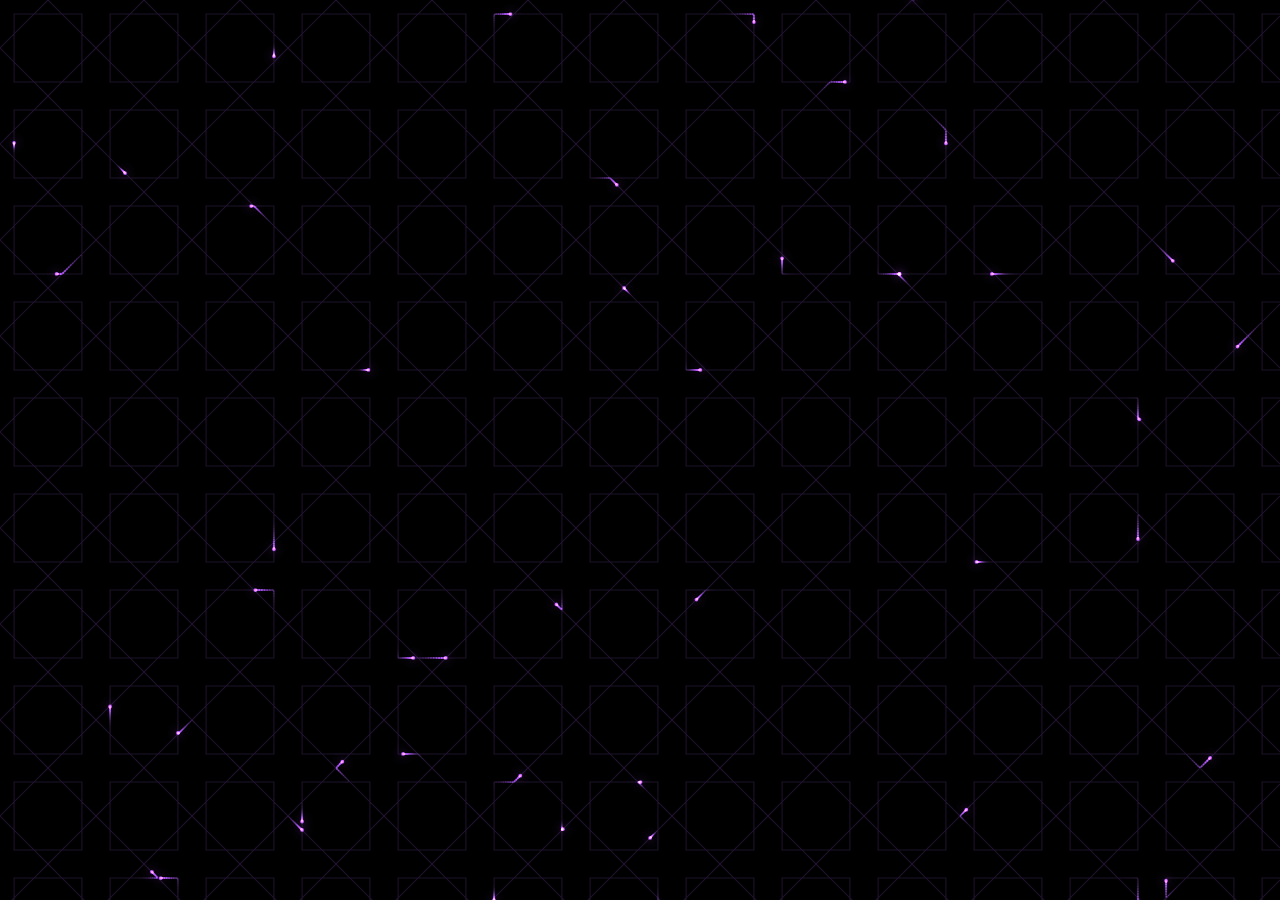
<file: tesselation.html>
<!DOCTYPE html>
<html lang="en">
<head>
    <meta charset="UTF-8">
    <meta name="viewport" content="width=device-width, initial-scale=1.0">
    <title>Tessellation — Living 8-Point Islamic Stars</title>
    <style>
        html, body {
            margin: 0;
            padding: 0;
            height: 100%;
            background: #000;
            overflow: hidden;
            cursor: crosshair;
        }
        #art {
            display: block;
            width: 100vw;
            height: 100vh;
        }
    </style>
</head>
<body>
    <canvas id="art"></canvas>

    <script>
    (function () {
        "use strict";

        // ---- Tunables -------------------------------------------------------
        const TILE       = 96;          // grid cell / star size in px
        const BASE_RGB   = [150, 90, 220];    // faint resting line colour
        const HOT_RGB    = [200, 140, 255];   // colour when cursor is near
        const DOT_RGB    = [165, 80, 235];    // travelling light colour (purple)
        const BASE_ALPHA = 0.20;        // resting line opacity (slightly brighter)
        const HOT_ALPHA  = 0.95;        // line opacity right under cursor
        const MOUSE_R    = 190;         // cursor glow radius in px
        const DOT_COUNT  = 90;          // number of travelling lights
        const DOT_SPEED  = [12, 55];    // px/sec range per light (slower, more varied)
        const TAIL_LEN   = 100;         // comet tail length in px (longer)

        const canvas = document.getElementById("art");
        const ctx = canvas.getContext("2d");

        let W = 0, H = 0, DPR = 1;
        // Graph storage (rebuilt on resize).
        let nodeX, nodeY;               // node coordinates
        let edgeA, edgeB, edgeLen;      // edge endpoints (node indices) + length
        let nodeEdges;                  // adjacency: node -> [edge indices]
        let basePath;                   // Path2D of every edge, drawn once/frame
        let dots = [];

        const mouse = { x: -9999, y: -9999 };

        // ---- Geometry: one tile's line segments -----------------------------
        // The star is two equal squares (axis-aligned + 45deg rotated). We split
        // every edge at the points where the two squares cross, producing the
        // interlaced strapwork and a graph the lights can actually travel along.
        function tileSegments() {
            const R = TILE / 2;
            const d = R * Math.SQRT1_2;
            const A = [[R, 0], [0, R], [-R, 0], [0, -R]];           // axis square
            const B = [[d, d], [-d, d], [-d, -d], [d, -d]];        // rotated square
            const edgesA = [[A[0], A[1]], [A[1], A[2]], [A[2], A[3]], [A[3], A[0]]];
            const edgesB = [[B[0], B[1]], [B[1], B[2]], [B[2], B[3]], [B[3], B[0]]];

            const segs = [];
            splitGroup(edgesA, edgesB, segs);
            splitGroup(edgesB, edgesA, segs);
            return segs;
        }

        // Split each edge in `group` at its intersections with `others`.
        function splitGroup(group, others, out) {
            for (const [p, q] of group) {
                const ts = [0, 1];
                for (const [r, s] of others) {
                    const t = segParam(p, q, r, s);
                    if (t !== null) ts.push(t);
                }
                ts.sort((a, b) => a - b);
                for (let i = 0; i < ts.length - 1; i++) {
                    if (ts[i + 1] - ts[i] < 1e-6) continue;
                    out.push([lerp(p, q, ts[i]), lerp(p, q, ts[i + 1])]);
                }
            }
        }

        function lerp(p, q, t) { return [p[0] + (q[0] - p[0]) * t, p[1] + (q[1] - p[1]) * t]; }

        // Intersection of segment p->q with r->s; returns param t on p->q or null.
        function segParam(p, q, r, s) {
            const dx1 = q[0] - p[0], dy1 = q[1] - p[1];
            const dx2 = s[0] - r[0], dy2 = s[1] - r[1];
            const den = dx1 * dy2 - dy1 * dx2;
            if (Math.abs(den) < 1e-9) return null;
            const t = ((r[0] - p[0]) * dy2 - (r[1] - p[1]) * dx2) / den;
            const u = ((r[0] - p[0]) * dy1 - (r[1] - p[1]) * dx1) / den;
            if (t > 1e-6 && t < 1 - 1e-6 && u > 1e-6 && u < 1 - 1e-6) return t;
            return null;
        }

        // ---- Build the full-screen graph ------------------------------------
        function buildGraph() {
            const local = tileSegments();
            const nodeMap = new Map();
            const xs = [], ys = [];
            const ea = [], eb = [];
            const edgeSet = new Set();

            const key = (x, y) => Math.round(x * 2) + "_" + Math.round(y * 2);
            function nodeId(x, y) {
                const k = key(x, y);
                let id = nodeMap.get(k);
                if (id === undefined) { id = xs.length; xs.push(x); ys.push(y); nodeMap.set(k, id); }
                return id;
            }

            const cols = Math.ceil(W / TILE) + 2;
            const rows = Math.ceil(H / TILE) + 2;
            for (let r = -1; r < rows; r++) {
                for (let c = -1; c < cols; c++) {
                    const cx = c * TILE + TILE / 2;
                    const cy = r * TILE + TILE / 2;
                    for (const [p, q] of local) {
                        const a = nodeId(cx + p[0], cy + p[1]);
                        const b = nodeId(cx + q[0], cy + q[1]);
                        if (a === b) continue;
                        const ek = a < b ? a + "_" + b : b + "_" + a;
                        if (edgeSet.has(ek)) continue;
                        edgeSet.add(ek);
                        ea.push(a); eb.push(b);
                    }
                }
            }

            nodeX = Float32Array.from(xs);
            nodeY = Float32Array.from(ys);
            edgeA = Int32Array.from(ea);
            edgeB = Int32Array.from(eb);

            edgeLen = new Float32Array(ea.length);
            nodeEdges = Array.from({ length: xs.length }, () => []);
            basePath = new Path2D();
            for (let e = 0; e < ea.length; e++) {
                const a = ea[e], b = eb[e];
                edgeLen[e] = Math.hypot(nodeX[a] - nodeX[b], nodeY[a] - nodeY[b]) || 1;
                nodeEdges[a].push(e);
                nodeEdges[b].push(e);
                basePath.moveTo(nodeX[a], nodeY[a]);
                basePath.lineTo(nodeX[b], nodeY[b]);
            }

            spawnDots();
        }

        // ---- Travelling lights ----------------------------------------------
        function spawnDots() {
            dots = [];
            if (edgeA.length === 0) return;
            for (let i = 0; i < DOT_COUNT; i++) {
                const e = (Math.random() * edgeA.length) | 0;
                dots.push({
                    edge: e,
                    from: Math.random() < 0.5 ? edgeA[e] : edgeB[e],
                    t: Math.random(),
                    speed: DOT_SPEED[0] + Math.random() * (DOT_SPEED[1] - DOT_SPEED[0]),
                    hist: []     // recent head positions, for a path-following tail
                });
            }
        }

        function advanceDot(dot, dt) {
            // Move a real distance this frame, carrying leftover across nodes so
            // speed stays constant regardless of edge length (no position jump).
            let move = dot.speed * dt;
            let guard = 0;
            while (move > 0 && guard++ < 8) {
                const e = dot.edge;
                const to = (edgeA[e] === dot.from) ? edgeB[e] : edgeA[e];
                const remain = (1 - dot.t) * edgeLen[e];
                if (move < remain) {
                    dot.t += move / edgeLen[e];
                    break;
                }
                // Reached `to`; pick a new edge, avoiding an immediate U-turn.
                move -= remain;
                const opts = nodeEdges[to];
                let next = e;
                if (opts.length > 1) {
                    let tries = 0;
                    do { next = opts[(Math.random() * opts.length) | 0]; }
                    while (next === e && ++tries < 6);
                }
                dot.edge = next;
                dot.from = to;
                dot.t = 0;
            }
        }

        // ---- Distance from point to segment (for cursor glow) ---------------
        function distToEdge(e, px, py) {
            const ax = nodeX[edgeA[e]], ay = nodeY[edgeA[e]];
            const bx = nodeX[edgeB[e]], by = nodeY[edgeB[e]];
            const dx = bx - ax, dy = by - ay;
            const len2 = dx * dx + dy * dy || 1;
            let t = ((px - ax) * dx + (py - ay) * dy) / len2;
            t = t < 0 ? 0 : t > 1 ? 1 : t;
            const cx = ax + dx * t, cy = ay + dy * t;
            return Math.hypot(px - cx, py - cy);
        }

        // ---- Render loop ----------------------------------------------------
        let last = performance.now();
        function frame(now) {
            const dt = Math.min(0.05, (now - last) / 1000);
            last = now;

            ctx.setTransform(DPR, 0, 0, DPR, 0, 0);
            ctx.clearRect(0, 0, W, H);
            ctx.fillStyle = "#000";
            ctx.fillRect(0, 0, W, H);

            // 1) Faint resting lattice — one cheap stroke for the whole graph.
            ctx.lineWidth = 1.1;
            ctx.strokeStyle = `rgba(${BASE_RGB[0]},${BASE_RGB[1]},${BASE_RGB[2]},${BASE_ALPHA})`;
            ctx.stroke(basePath);

            // 2) Brighten edges near the cursor.
            ctx.lineCap = "round";
            for (let e = 0; e < edgeA.length; e++) {
                const a = edgeA[e], b = edgeB[e];
                const mx = (nodeX[a] + nodeX[b]) * 0.5;
                const my = (nodeY[a] + nodeY[b]) * 0.5;
                if (Math.abs(mx - mouse.x) > MOUSE_R || Math.abs(my - mouse.y) > MOUSE_R) continue;
                const dist = distToEdge(e, mouse.x, mouse.y);
                if (dist > MOUSE_R) continue;
                const k = 1 - dist / MOUSE_R;            // 0..1 closeness
                const glow = k * k;                       // ease-in
                const al = BASE_ALPHA + (HOT_ALPHA - BASE_ALPHA) * glow;
                const cr = BASE_RGB[0] + (HOT_RGB[0] - BASE_RGB[0]) * glow;
                const cg = BASE_RGB[1] + (HOT_RGB[1] - BASE_RGB[1]) * glow;
                const cb = BASE_RGB[2] + (HOT_RGB[2] - BASE_RGB[2]) * glow;
                ctx.strokeStyle = `rgba(${cr | 0},${cg | 0},${cb | 0},${al})`;
                ctx.lineWidth = 1.1 + 1.3 * glow;
                ctx.beginPath();
                ctx.moveTo(nodeX[a], nodeY[a]);
                ctx.lineTo(nodeX[b], nodeY[b]);
                ctx.stroke();
            }

            // 3) Travelling lights with path-following comet tails.
            ctx.globalCompositeOperation = "lighter";
            ctx.lineCap = "round";
            for (const dot of dots) {
                advanceDot(dot, dt);
                const e = dot.edge;
                const fromX = nodeX[dot.from], fromY = nodeY[dot.from];
                const to = (edgeA[e] === dot.from) ? edgeB[e] : edgeA[e];
                const toX = nodeX[to], toY = nodeY[to];
                const x = fromX + (toX - fromX) * dot.t;
                const y = fromY + (toY - fromY) * dot.t;

                // Record head, then trim the trail to TAIL_LEN of actual path.
                const hist = dot.hist;
                hist.push(x, y);
                let total = 0;
                for (let i = hist.length - 2; i >= 2; i -= 2) {
                    total += Math.hypot(hist[i] - hist[i - 2], hist[i + 1] - hist[i - 1]);
                    if (total > TAIL_LEN) { hist.splice(0, i - 2); break; }
                }

                // Tail: smooth curve through the recorded points, faded segment
                // by segment ALONG THE PATH (not by spatial endpoints) so it
                // never blinks out when the dot loops across its own trail.
                const n = hist.length / 2;
                if (n > 2) {
                    ctx.lineJoin = "round";
                    ctx.lineCap = "round";
                    let prevMx = hist[0], prevMy = hist[1];
                    for (let i = 1; i < n; i++) {
                        const cx = hist[i * 2], cy = hist[i * 2 + 1];
                        // Segment ends at the midpoint to the next point (head at the end).
                        const mx = (i < n - 1) ? (cx + hist[(i + 1) * 2]) * 0.5 : x;
                        const my = (i < n - 1) ? (cy + hist[(i + 1) * 2 + 1]) * 0.5 : y;
                        const f = i / (n - 1);               // 0 at tail .. 1 at head
                        ctx.strokeStyle = `rgba(${DOT_RGB[0]},${DOT_RGB[1]},${DOT_RGB[2]},${(0.6 * f * f).toFixed(3)})`;
                        ctx.lineWidth = 0.6 + 1.6 * f;
                        ctx.beginPath();
                        ctx.moveTo(prevMx, prevMy);
                        ctx.quadraticCurveTo(cx, cy, mx, my);
                        ctx.stroke();
                        prevMx = mx; prevMy = my;
                    }
                }

                // glowing head
                ctx.shadowBlur = 10;
                ctx.shadowColor = `rgba(${DOT_RGB[0]},${DOT_RGB[1]},${DOT_RGB[2]},0.9)`;
                ctx.fillStyle = `rgba(${DOT_RGB[0]},${DOT_RGB[1]},${DOT_RGB[2]},0.95)`;
                ctx.beginPath();
                ctx.arc(x, y, 1.9, 0, Math.PI * 2);
                ctx.fill();
                ctx.shadowBlur = 0;
            }
            ctx.globalCompositeOperation = "source-over";

            requestAnimationFrame(frame);
        }

        // ---- Setup ----------------------------------------------------------
        function resize() {
            DPR = Math.min(window.devicePixelRatio || 1, 2);
            W = window.innerWidth;
            H = window.innerHeight;
            canvas.width = W * DPR;
            canvas.height = H * DPR;
            canvas.style.width = W + "px";
            canvas.style.height = H + "px";
            buildGraph();
        }

        window.addEventListener("resize", resize);
        window.addEventListener("pointermove", (e) => { mouse.x = e.clientX; mouse.y = e.clientY; });
        window.addEventListener("pointerleave", () => { mouse.x = -9999; mouse.y = -9999; });

        resize();
        requestAnimationFrame(frame);
    })();
    </script>
</body>
</html>
</file>
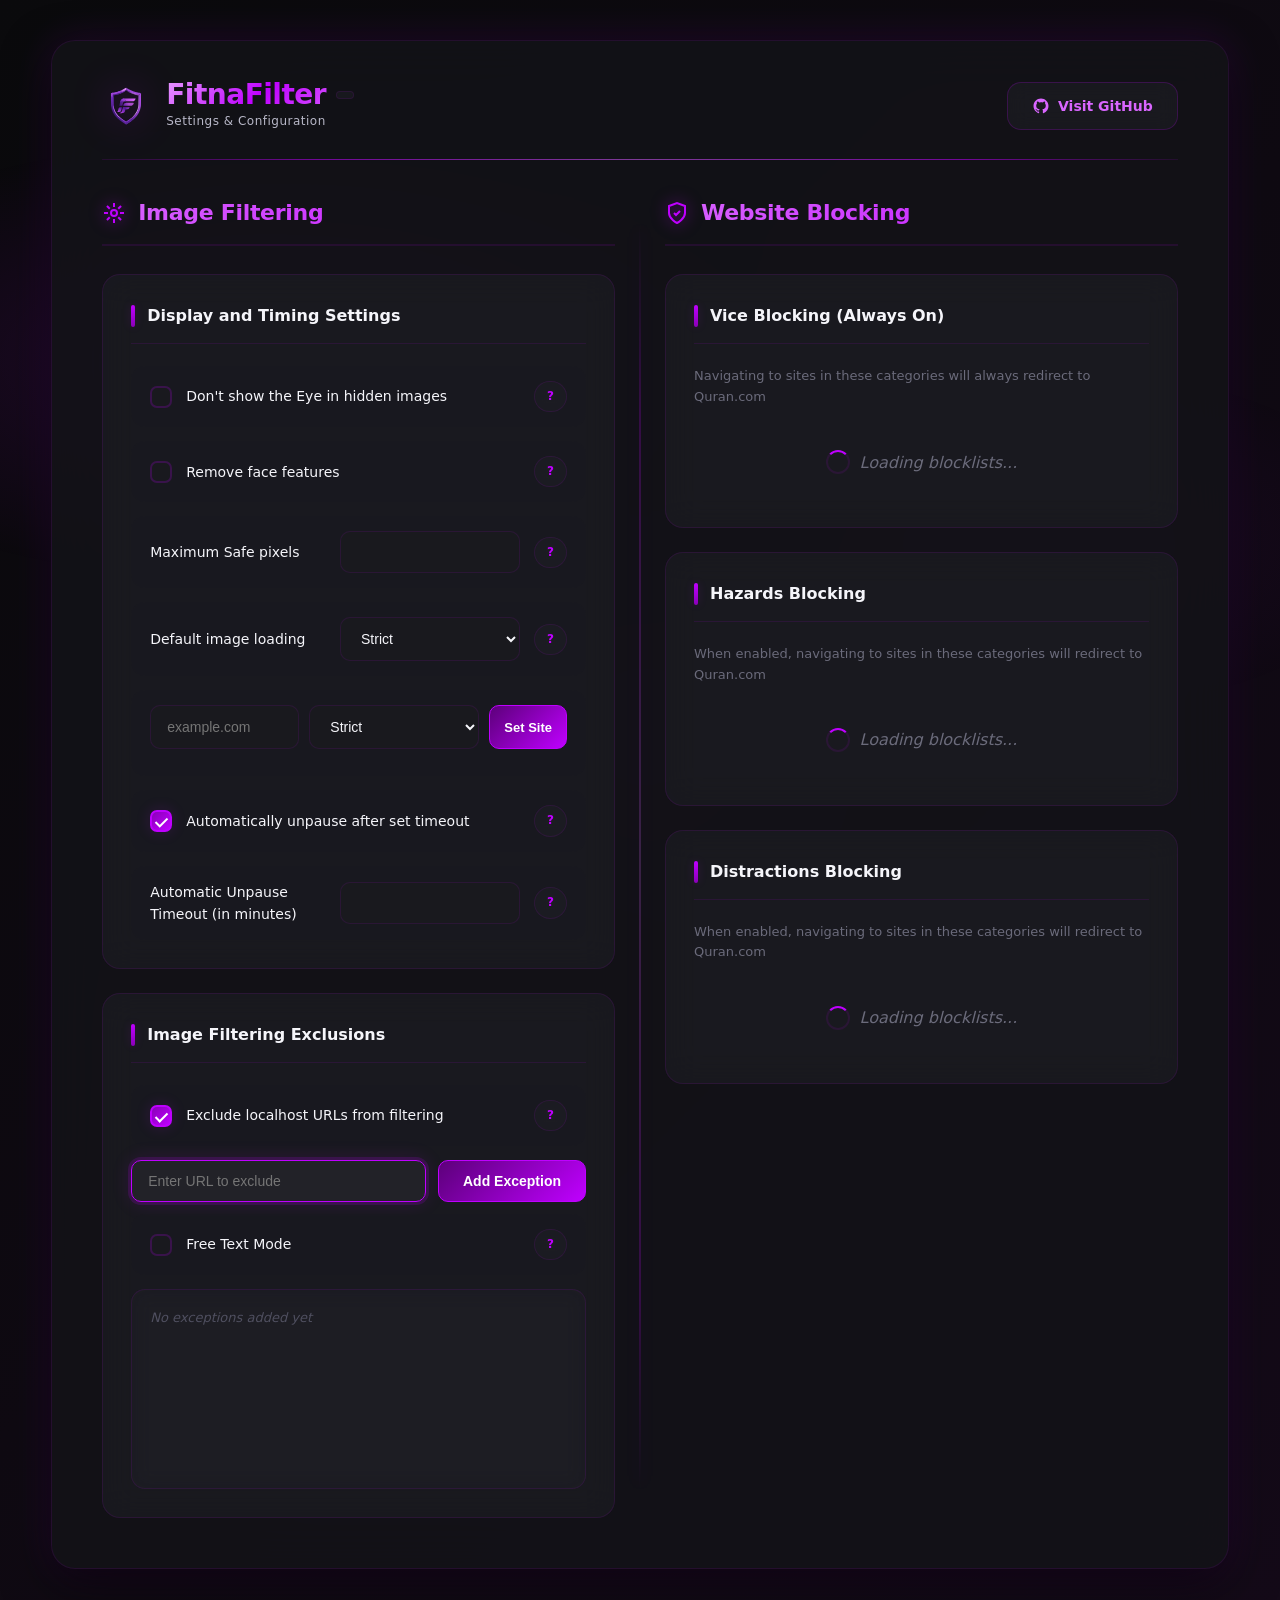
<file: extension/options.html>
<!DOCTYPE html>
<html lang="en">
    <head>
        <meta charset="UTF-8">
        <meta name="viewport" content="width=device-width, initial-scale=1.0">
        <meta name="description" content="FitnaFilter Settings - Configure your purified browsing experience">
        <meta name="theme-color" content="#0d0d0f">
        <title>FitnaFilter Settings</title>
        <link rel="icon" href="./images/icon48.png">
        <link rel="stylesheet" href="css/options.css" />
        <script src="./js/options.js" defer></script>
    </head>
    <body>
        <div id="cont">
            <div class="header">
                <div class="header-branding">
                    <img class="header-logo" src="./images/logo.svg" alt="FitnaFilter logo">
                    <div class="header-title-group">
                        <h1 class="page-title">FitnaFilter <span class="extension-version" id="extensionVersion"></span></h1>
                        <div class="header-tagline">Settings & Configuration</div>
                    </div>
                </div>
                <a
                    id="github"
                    href="https://github.com/azidancorp/FitnaFilter"
                    target="_blank"
                    >Visit GitHub</a
                >
            </div>
            
            <div class="two-column-layout">
                <!-- Left Column - Image Blocking Options -->
                <div class="column left-column">
                    <div class="column-title">
                        <svg class="column-icon" viewBox="0 0 24 24" fill="none" stroke="currentColor" stroke-width="2">
                            <circle cx="12" cy="12" r="3"/>
                            <path d="M12 2v4M12 18v4M4.93 4.93l2.83 2.83M16.24 16.24l2.83 2.83M2 12h4M18 12h4M4.93 19.07l2.83-2.83M16.24 7.76l2.83-2.83"/>
                        </svg>
                        Image Filtering
                    </div>
                    <div class="settings-group">
                        <h3>Display and Timing Settings</h3>
                        <div class="checkbox-group">
                            <input type="checkbox" id="noEye" />
                            <label for="noEye"
                                >Don't show the Eye in hidden images</label
                            >
                            <span
                                id="noEyeInfo"
                                class="info-icon"
                                title="By default, an eye is shown when hovering the mouse over a hidden image. Clicking on it will show that image."
                                >?</span
                            >
                        </div>
                        <div class="checkbox-group">
                            <input type="checkbox" id="noFaceFeatures" />
                            <label for="noFaceFeatures">Remove face features</label>
                            <span
                                id="noFaceFeaturesInfo"
                                class="info-icon"
                                title="By default, the extension only filters the skin color; some face features can still be noticeable. This option allows to remove those face features whenever it is possible."
                                >?</span
                            >
                        </div>
                        <div class="input-group">
                            <label for="max-safe">Maximum Safe pixels</label>
                            <input type="number" id="max-safe" min="1" max="1000" />
                            <span
                                class="info-icon"
                                title="The maximum size of images that you always want shown. Must be 1-1000."
                                >?</span
                            >
                        </div>
                        <div class="input-group">
                            <label for="imageDisplayMode">Default image loading</label>
                            <select id="imageDisplayMode">
                                <option value="strict">Strict</option>
                                <option value="placeholder">Placeholder</option>
                                <option value="progressive">Show while filtering</option>
                            </select>
                            <span
                                class="info-icon"
                                title="Strict hides originals until filtering finishes. Placeholder hides originals behind a neutral placeholder. Show while filtering keeps originals visible until the filtered image is ready."
                                >?</span
                            >
                        </div>
                        <div class="site-mode-panel">
                            <div class="site-mode-controls">
                                <input
                                type="text"
                                id="siteDisplayHost"
                                placeholder="example.com"
                                aria-label="Site hostname"
                            />
                                <select id="siteDisplayMode" aria-label="Site image loading mode">
                                    <option value="strict">Strict</option>
                                    <option value="placeholder">Placeholder</option>
                                    <option value="progressive">Show while filtering</option>
                                </select>
                                <button type="button" id="addSiteDisplayMode">Set Site</button>
                            </div>
                            <div id="siteDisplayModeList"></div>
                            <div id="builtInDisplayModeList"></div>
                        </div>
                        <div class="checkbox-group">
                            <input type="checkbox" id="autoUnpause" checked />
                            <label for="autoUnpause"
                                >Automatically unpause after set timeout</label
                            >
                            <span
                                id="autoUnpauseInfo"
                                class="info-icon"
                                title="After pausing, automatically remove pause from the filter after a set timeout."
                                >?</span
                            >
                        </div>
                        <div class="input-group">
                            <label for="autoUnpauseTimeout"
                                >Automatic Unpause Timeout (in minutes)</label
                            >
                            <input type="number" id="autoUnpauseTimeout" min="1" max="1000" />
                            <span
                                id="autoUnpauseTimeoutInfo"
                                class="info-icon"
                                title="If auto unpause is enabled, after how many minutes to reenable the filter."
                                >?</span
                            >
                        </div>
                    </div>

                    <div class="settings-group">
                        <h3>Image Filtering Exclusions</h3>
                        <div class="checkbox-group">
                            <input type="checkbox" id="excludeLocalhost" checked />
                            <label for="excludeLocalhost">Exclude localhost URLs from filtering</label>
                            <span
                                id="excludeLocalhostInfo"
                                class="info-icon"
                                title="When enabled, local URLs (127.0.0.1, localhost, ::1, and file:///) will be automatically excluded from image filtering. Useful for web development."
                                >?</span>
                        </div>
                        <form>
                            <input
                                type="text"
                                id="addName"
                                placeholder="Enter URL to exclude"
                            />
                            <input type="submit" value="Add Exception" id="addBut" />
                        </form>
                        <div class="checkbox-group free-text-toggle">
                            <input type="checkbox" id="free-text" />
                            <label for="free-text">Free Text Mode</label>
                            <span
                                class="info-icon"
                                title="Enable to edit exclusions as plain text, one per line"
                                >?</span>
                        </div>
                        <div id="list"></div>
                    </div>
                </div>
                
                <!-- Right Column - Website Blocking Options -->
                <div class="column right-column">
                    <div class="column-title">
                        <svg class="column-icon" viewBox="0 0 24 24" fill="none" stroke="currentColor" stroke-width="2">
                            <path d="M12 22s8-4 8-10V5l-8-3-8 3v7c0 6 8 10 8 10z"/>
                            <path d="M9 12l2 2 4-4"/>
                        </svg>
                        Website Blocking
                    </div>
                    <div class="settings-group vice-group">
                        <h3>Vice Blocking (Always On)</h3>
                        <p>
                            Navigating to sites in these categories will always redirect
                            to Quran.com
                        </p>
                        <div id="vice-blocklist-container">
                            <!-- Vice blocklist toggles will be added here by JavaScript -->
                            <div class="loading-indicator">Loading blocklists...</div>
                        </div>
                    </div>

                    <div class="settings-group hazard-group">
                        <h3>Hazards Blocking</h3>
                        <p>
                            When enabled, navigating to sites in these categories will
                            redirect to Quran.com
                        </p>
                        <div id="hazard-blocklist-container">
                            <!-- Hazard blocklist toggles will be added here by JavaScript -->
                            <div class="loading-indicator">Loading blocklists...</div>
                        </div>
                    </div>

                    <div class="settings-group distraction-group">
                        <h3>Distractions Blocking</h3>
                        <p>
                            When enabled, navigating to sites in these categories will
                            redirect to Quran.com
                        </p>
                        <div id="distraction-blocklist-container">
                            <!-- Distraction blocklist toggles will be added here by JavaScript -->
                            <div class="loading-indicator">Loading blocklists...</div>
                        </div>
                    </div>
                </div>
            </div>
        </div>
    </body>
</html>
</file>
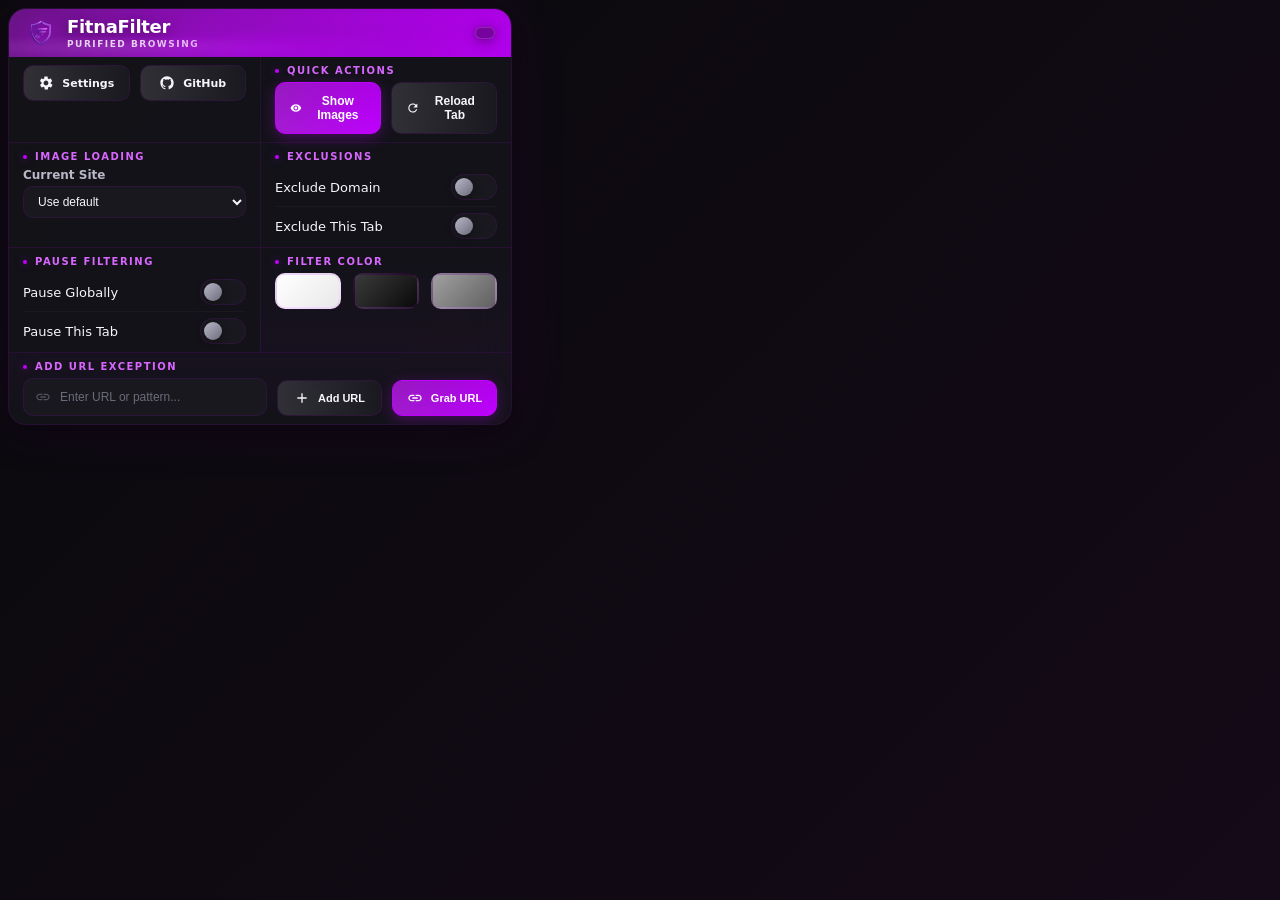
<file: extension/popup.html>
<!DOCTYPE html>
<html lang="en">
<head>
    <meta charset="UTF-8">
    <meta name="viewport" content="width=device-width, initial-scale=1.0">
    <meta name="description" content="FitnaFilter - Purified browsing experience">
    <meta name="theme-color" content="#0d0d0f">
    <title>FitnaFilter</title>
    <link rel="icon" href="./images/icon48.png">
    <link rel="stylesheet" href="./css/popup.css">
</head>
<body>
    <div class="container">
        <!-- Header -->
        <div class="popup-header">
            <div class="header-content">
                <div class="logo">
                    <img class="logo-icon" src="./images/logo.svg" alt="FitnaFilter logo">
                    <div class="logo-text">
                        <h1>FitnaFilter</h1>
                        <div class="subtitle">Purified Browsing</div>
                    </div>
                </div>
                <div class="header-meta">
                    <span class="version" id="extensionVersion"></span>
                </div>
                <div class="header-glow"></div>
            </div>
        </div>

        <!-- Quick Links -->
        <div class="section section-links">
            <div class="links-row">
                <a id="options" href="options.html" target="_blank" class="btn">
                    <svg class="icon" viewBox="0 0 24 24" fill="currentColor">
                        <path d="M19.14 12.94c.04-.3.06-.61.06-.94 0-.32-.02-.64-.07-.94l2.03-1.58a.49.49 0 0 0 .12-.61l-1.92-3.32a.488.488 0 0 0-.59-.22l-2.39.96c-.5-.38-1.03-.7-1.62-.94l-.36-2.54a.484.484 0 0 0-.48-.41h-3.84c-.24 0-.43.17-.47.41l-.36 2.54c-.59.24-1.13.57-1.62.94l-2.39-.96c-.22-.08-.47 0-.59.22L3.16 8.87c-.12.21-.08.47.12.61l2.03 1.58c-.05.3-.09.63-.09.94s.02.64.07.94l-2.03 1.58a.49.49 0 0 0-.12.61l1.92 3.32c.12.22.37.29.59.22l2.39-.96c.5.38 1.03.7 1.62.94l.36 2.54c.05.24.24.41.48.41h3.84c.24 0 .44-.17.47-.41l.36-2.54c.59-.24 1.13-.56 1.62-.94l2.39.96c.22.08.47 0 .59-.22l1.92-3.32c.12-.22.07-.47-.12-.61l-2.01-1.58zM12 15.6c-1.98 0-3.6-1.62-3.6-3.6s1.62-3.6 3.6-3.6 3.6 1.62 3.6 3.6-1.62 3.6-3.6 3.6z"/>
                    </svg>
                    <span>Settings</span>
                </a>
                <a id="github" href="https://github.com/azidancorp/FitnaFilter" target="_blank" class="btn">
                    <svg class="icon" viewBox="0 0 24 24" fill="currentColor">
                        <path d="M12 2C6.477 2 2 6.484 2 12.017c0 4.425 2.865 8.18 6.839 9.504.5.092.682-.217.682-.483 0-.237-.008-.868-.013-1.703-2.782.605-3.369-1.343-3.369-1.343-.454-1.158-1.11-1.466-1.11-1.466-.908-.62.069-.608.069-.608 1.003.07 1.531 1.032 1.531 1.032.892 1.53 2.341 1.088 2.91.832.092-.647.35-1.088.636-1.338-2.22-.253-4.555-1.113-4.555-4.951 0-1.093.39-1.988 1.029-2.688-.103-.253-.446-1.272.098-2.65 0 0 .84-.27 2.75 1.026A9.564 9.564 0 0 1 12 6.844c.85.004 1.705.115 2.504.337 1.909-1.296 2.747-1.027 2.747-1.027.546 1.379.202 2.398.1 2.651.64.7 1.028 1.595 1.028 2.688 0 3.848-2.339 4.695-4.566 4.943.359.309.678.92.678 1.855 0 1.338-.012 2.419-.012 2.747 0 .268.18.58.688.482A10.02 10.02 0 0 0 22 12.017C22 6.484 17.522 2 12 2z"/>
                    </svg>
                    <span>GitHub</span>
                </a>
            </div>
        </div>

        <!-- Quick Actions -->
        <div class="section section-actions">
            <div class="section-title">Quick Actions</div>
            <div class="quick-actions">
                <button type="button" id="showImages" class="btn btn-primary">
                    <svg class="icon" viewBox="0 0 24 24" fill="currentColor">
                        <path d="M12 4.5C7 4.5 2.73 7.61 1 12c1.73 4.39 6 7.5 11 7.5s9.27-3.11 11-7.5c-1.73-4.39-6-7.5-11-7.5zM12 17c-2.76 0-5-2.24-5-5s2.24-5 5-5 5 2.24 5 5-2.24 5-5 5zm0-8c-1.66 0-3 1.34-3 3s1.34 3 3 3 3-1.34 3-3-1.34-3-3-3z"/>
                    </svg>
                    <span>Show Images</span>
                </button>
                <button type="button" id="reloadTab" class="btn">
                    <svg class="icon" viewBox="0 0 24 24" fill="currentColor">
                        <path d="M17.65 6.35C16.2 4.9 14.21 4 12 4c-4.42 0-7.99 3.58-7.99 8s3.57 8 7.99 8c3.73 0 6.84-2.55 7.73-6h-2.08c-.82 2.33-3.04 4-5.65 4-3.31 0-6-2.69-6-6s2.69-6 6-6c1.66 0 3.14.69 4.22 1.78L13 11h7V4l-2.35 2.35z"/>
                    </svg>
                    <span>Reload Tab</span>
                </button>
            </div>
        </div>

        <!-- Image Loading -->
        <div class="section section-loading">
            <div class="section-title">Image Loading</div>
            <div class="mode-row">
                <label for="siteImageDisplayMode" id="siteImageDisplayLabel">Current Site</label>
                <select id="siteImageDisplayMode" class="mode-select">
                    <option value="">Use default</option>
                    <option value="strict">Strict</option>
                    <option value="placeholder">Placeholder</option>
                    <option value="progressive">Show while filtering</option>
                </select>
            </div>
        </div>

        <!-- Exclusions -->
        <div class="section section-exclusions">
            <div class="section-title">Exclusions</div>
            <div class="toggle-group">
                <label for="excludeDomain" class="toggle-label" id="exclude-domain-label">Exclude Domain</label>
                <div class="toggle-switch">
                    <input type="checkbox" id="excludeDomain">
                    <span class="toggle-slider"></span>
                </div>
            </div>
            <div class="toggle-group">
                <label for="excludeForTab" class="toggle-label">Exclude This Tab</label>
                <div class="toggle-switch">
                    <input type="checkbox" id="excludeForTab">
                    <span class="toggle-slider"></span>
                </div>
            </div>
        </div>

        <!-- Pause Controls -->
        <div class="section section-pause">
            <div class="section-title">Pause Filtering</div>
            <div class="toggle-group">
                <label for="pauseChk" class="toggle-label">Pause Globally</label>
                <div class="toggle-switch">
                    <input type="checkbox" id="pauseChk">
                    <span class="toggle-slider"></span>
                </div>
            </div>
            <div class="toggle-group">
                <label for="pauseForTab" class="toggle-label">Pause This Tab</label>
                <div class="toggle-switch">
                    <input type="checkbox" id="pauseForTab">
                    <span class="toggle-slider"></span>
                </div>
            </div>
        </div>

        <!-- Custom URL -->
        <div class="url-section">
            <div class="section-title">Add URL Exception</div>
            <div class="url-input-wrapper">
                <input
                    type="text"
                    id="customUrlInput"
                    class="url-input"
                    placeholder="Enter URL or pattern..."
                    aria-label="URL exception"
                >
            </div>
            <div class="url-buttons">
                <button type="button" id="addUrlBtn" class="btn">
                    <svg class="icon" viewBox="0 0 24 24" fill="currentColor">
                        <path d="M19 13h-6v6h-2v-6H5v-2h6V5h2v6h6v2z"/>
                    </svg>
                    <span>Add URL</span>
                </button>
                <button type="button" id="grabUrlBtn" class="btn btn-primary">
                    <svg class="icon" viewBox="0 0 24 24" fill="currentColor">
                        <path d="M3.9 12c0-1.71 1.39-3.1 3.1-3.1h4V7H7c-2.76 0-5 2.24-5 5s2.24 5 5 5h4v-1.9H7c-1.71 0-3.1-1.39-3.1-3.1zM8 13h8v-2H8v2zm9-6h-4v1.9h4c1.71 0 3.1 1.39 3.1 3.1s-1.39 3.1-3.1 3.1h-4V17h4c2.76 0 5-2.24 5-5s-2.24-5-5-5z"/>
                    </svg>
                    <span>Grab URL</span>
                </button>
            </div>
        </div>

        <!-- Filter Color -->
        <div class="filter-color-section">
            <span class="filter-color-label">Filter Color</span>
            <div class="color-buttons">
                <button
                    type="button"
                    id="whiteFilter"
                    class="color-button white-filter"
                    title="White Filter"
                    aria-label="Set filter color to white"
                    aria-pressed="false"
                ></button>
                <button
                    type="button"
                    id="blackFilter"
                    class="color-button black-filter"
                    title="Black Filter"
                    aria-label="Set filter color to black"
                    aria-pressed="false"
                ></button>
                <button
                    type="button"
                    id="greyFilter"
                    class="color-button grey-filter"
                    title="Grey Filter"
                    aria-label="Set filter color to grey"
                    aria-pressed="false"
                ></button>
            </div>
        </div>

    </div>
    <script src="./js/popup.js" type="text/javascript"></script>
</body>
</html>
</file>
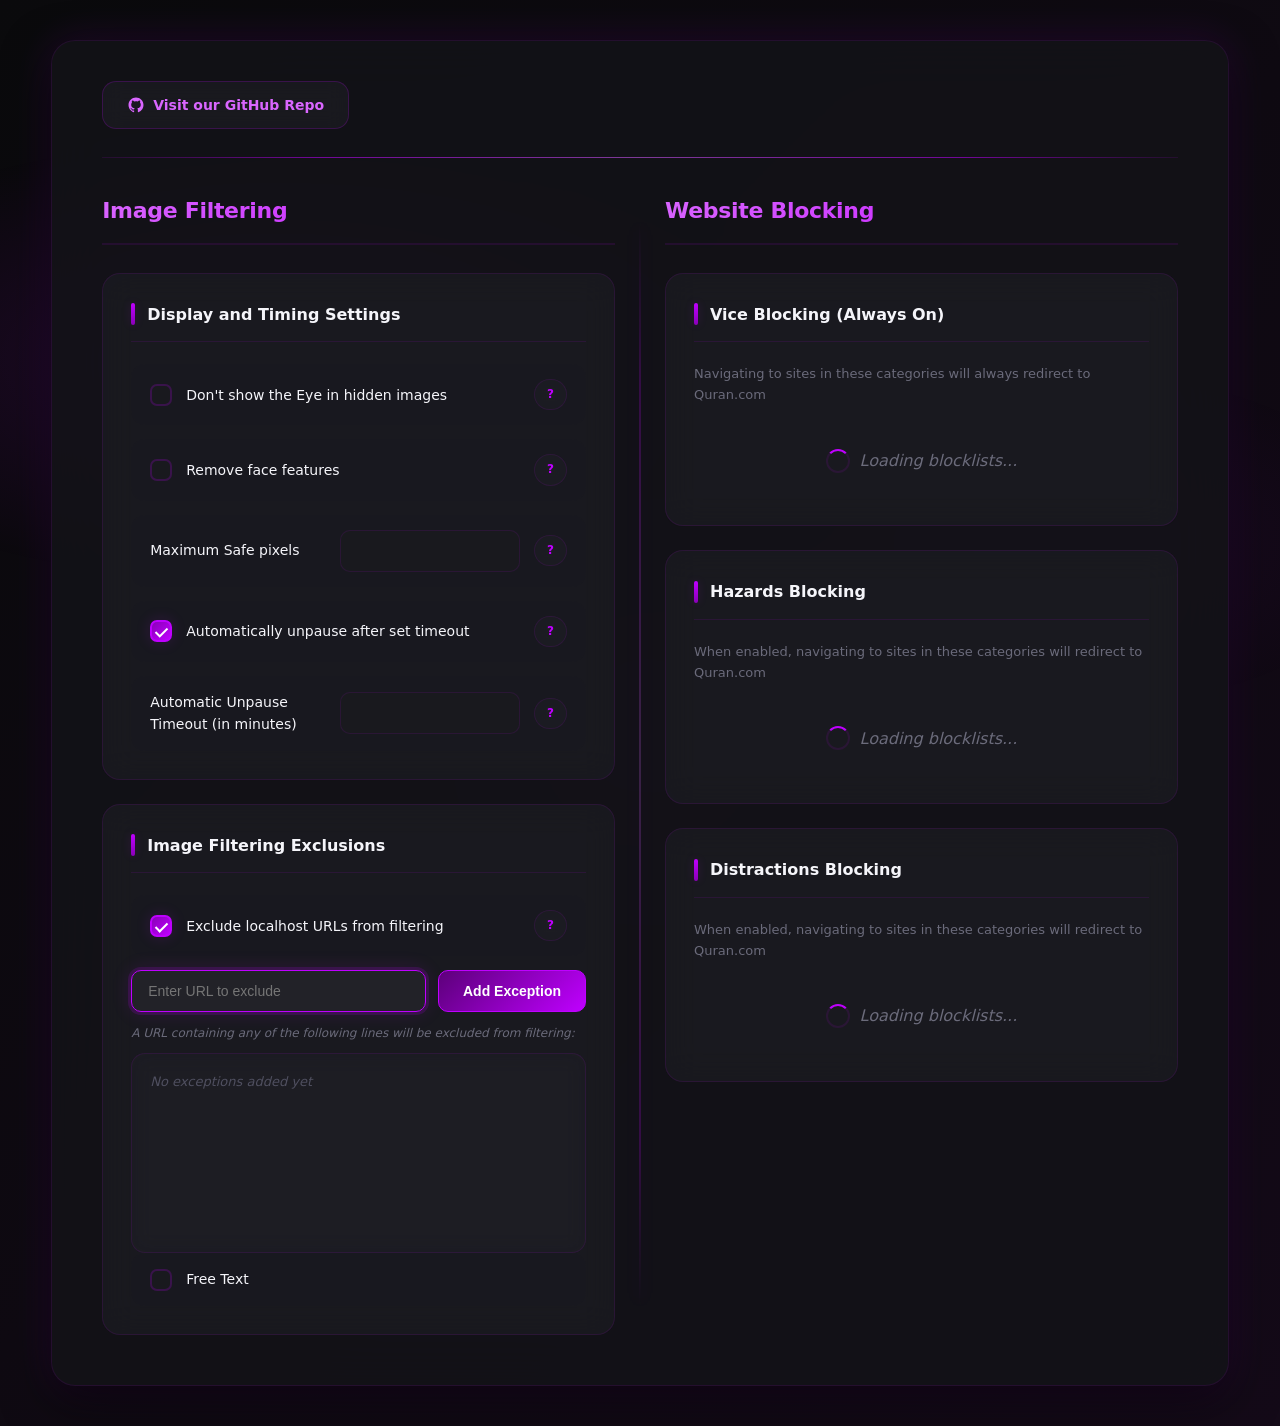
<file: src/options.htm>
<html>
    <head>
        <title>Fitna Filter Options</title>
        <link rel="stylesheet" href="css/options.css" />
        <script src="./js/options.js"></script>
    </head>
    <body>
        <div id="cont">
            <div class="header">
                <a
                    id="github"
                    href="https://github.com/azidancorp/FitnaFilter"
                    target="_blank"
                    >Visit our GitHub Repo</a
                >
            </div>
            
            <div class="two-column-layout">
                <!-- Left Column - Image Blocking Options -->
                <div class="column left-column">
                    <div class="column-title">Image Filtering</div>
                    <div class="settings-group">
                        <h3>Display and Timing Settings</h3>
                        <div class="checkbox-group">
                            <input type="checkbox" id="noEye" />
                            <label for="noEye"
                                >Don't show the Eye in hidden images</label
                            >
                            <span
                                id="noEyeInfo"
                                class="info-icon"
                                title="By default, an eye is shown when hovering the mouse over a hidden image. Clicking on it will show that image."
                                >?</span
                            >
                        </div>
                        <div class="checkbox-group">
                            <input type="checkbox" id="noFaceFeatures" />
                            <label for="noFaceFeatures">Remove face features</label>
                            <span
                                id="noFaceFeaturesInfo"
                                class="info-icon"
                                title="By default, the extension only filters the skin color; some face features can still be noticeable. This option allows to remove those face features whenever it is possible."
                                >?</span
                            >
                        </div>
                        <div class="input-group">
                            <label>Maximum Safe pixels</label>
                            <input type="text" id="max-safe" />
                            <span
                                class="info-icon"
                                title="The maximum size of images that you always want shown. Must be 1-1000."
                                >?</span
                            >
                        </div>
                        <div class="checkbox-group">
                            <input type="checkbox" id="autoUnpause" checked />
                            <label for="autoUnpause"
                                >Automatically unpause after set timeout</label
                            >
                            <span
                                id="autoUnpauseInfo"
                                class="info-icon"
                                title="After pausing, automatically remove pause from the filter after a set timeout."
                                >?</span
                            >
                        </div>
                        <div class="input-group">
                            <label for="autoUnpauseTimeout"
                                >Automatic Unpause Timeout (in minutes)</label
                            >
                            <input type="number" id="autoUnpauseTimeout" />
                            <span
                                id="autoUnpauseTimeoutInfo"
                                class="info-icon"
                                title="If auto unpause is enabled, after how many minutes to reenable the filter."
                                >?</span
                            >
                        </div>
                    </div>

                    <div class="settings-group">
                        <h3>Image Filtering Exclusions</h3>
                        <div class="checkbox-group">
                            <input type="checkbox" id="excludeLocalhost" checked />
                            <label for="excludeLocalhost">Exclude localhost URLs from filtering</label>
                            <span
                                id="excludeLocalhostInfo"
                                class="info-icon"
                                title="When enabled, local URLs (127.0.0.1, localhost, ::1, and file:///) will be automatically excluded from image filtering. Useful for web development."
                                >?</span>
                        </div>
                        <form>
                            <input
                                type="text"
                                id="addName"
                                placeholder="Enter URL to exclude"
                            />
                            <input type="submit" value="Add Exception" id="addBut" />
                        </form>
                        <div>
                            <i
                                >A URL containing any of the following lines will be
                                excluded from filtering:</i
                            >
                        </div>
                        <div id="list"></div>
                        <div class="checkbox-group">
                            <input type="checkbox" id="free-text" />
                            <label for="free-text">Free Text</label>
                        </div>
                    </div>
                </div>
                
                <!-- Right Column - Website Blocking Options -->
                <div class="column right-column">
                    <div class="column-title">Website Blocking</div>
                    <div class="settings-group vice-group">
                        <h3>Vice Blocking (Always On)</h3>
                        <p>
                            Navigating to sites in these categories will always redirect
                            to Quran.com
                        </p>
                        <div id="vice-blocklist-container">
                            <!-- Vice blocklist toggles will be added here by JavaScript -->
                            <div class="loading-indicator">Loading blocklists...</div>
                        </div>
                    </div>

                    <div class="settings-group hazard-group">
                        <h3>Hazards Blocking</h3>
                        <p>
                            When enabled, navigating to sites in these categories will
                            redirect to Quran.com
                        </p>
                        <div id="hazard-blocklist-container">
                            <!-- Hazard blocklist toggles will be added here by JavaScript -->
                            <div class="loading-indicator">Loading blocklists...</div>
                        </div>
                    </div>

                    <div class="settings-group distraction-group">
                        <h3>Distractions Blocking</h3>
                        <p>
                            When enabled, navigating to sites in these categories will
                            redirect to Quran.com
                        </p>
                        <div id="distraction-blocklist-container">
                            <!-- Distraction blocklist toggles will be added here by JavaScript -->
                            <div class="loading-indicator">Loading blocklists...</div>
                        </div>
                    </div>
                </div>
            </div>
        </div>
    </body>
</html>
</file>
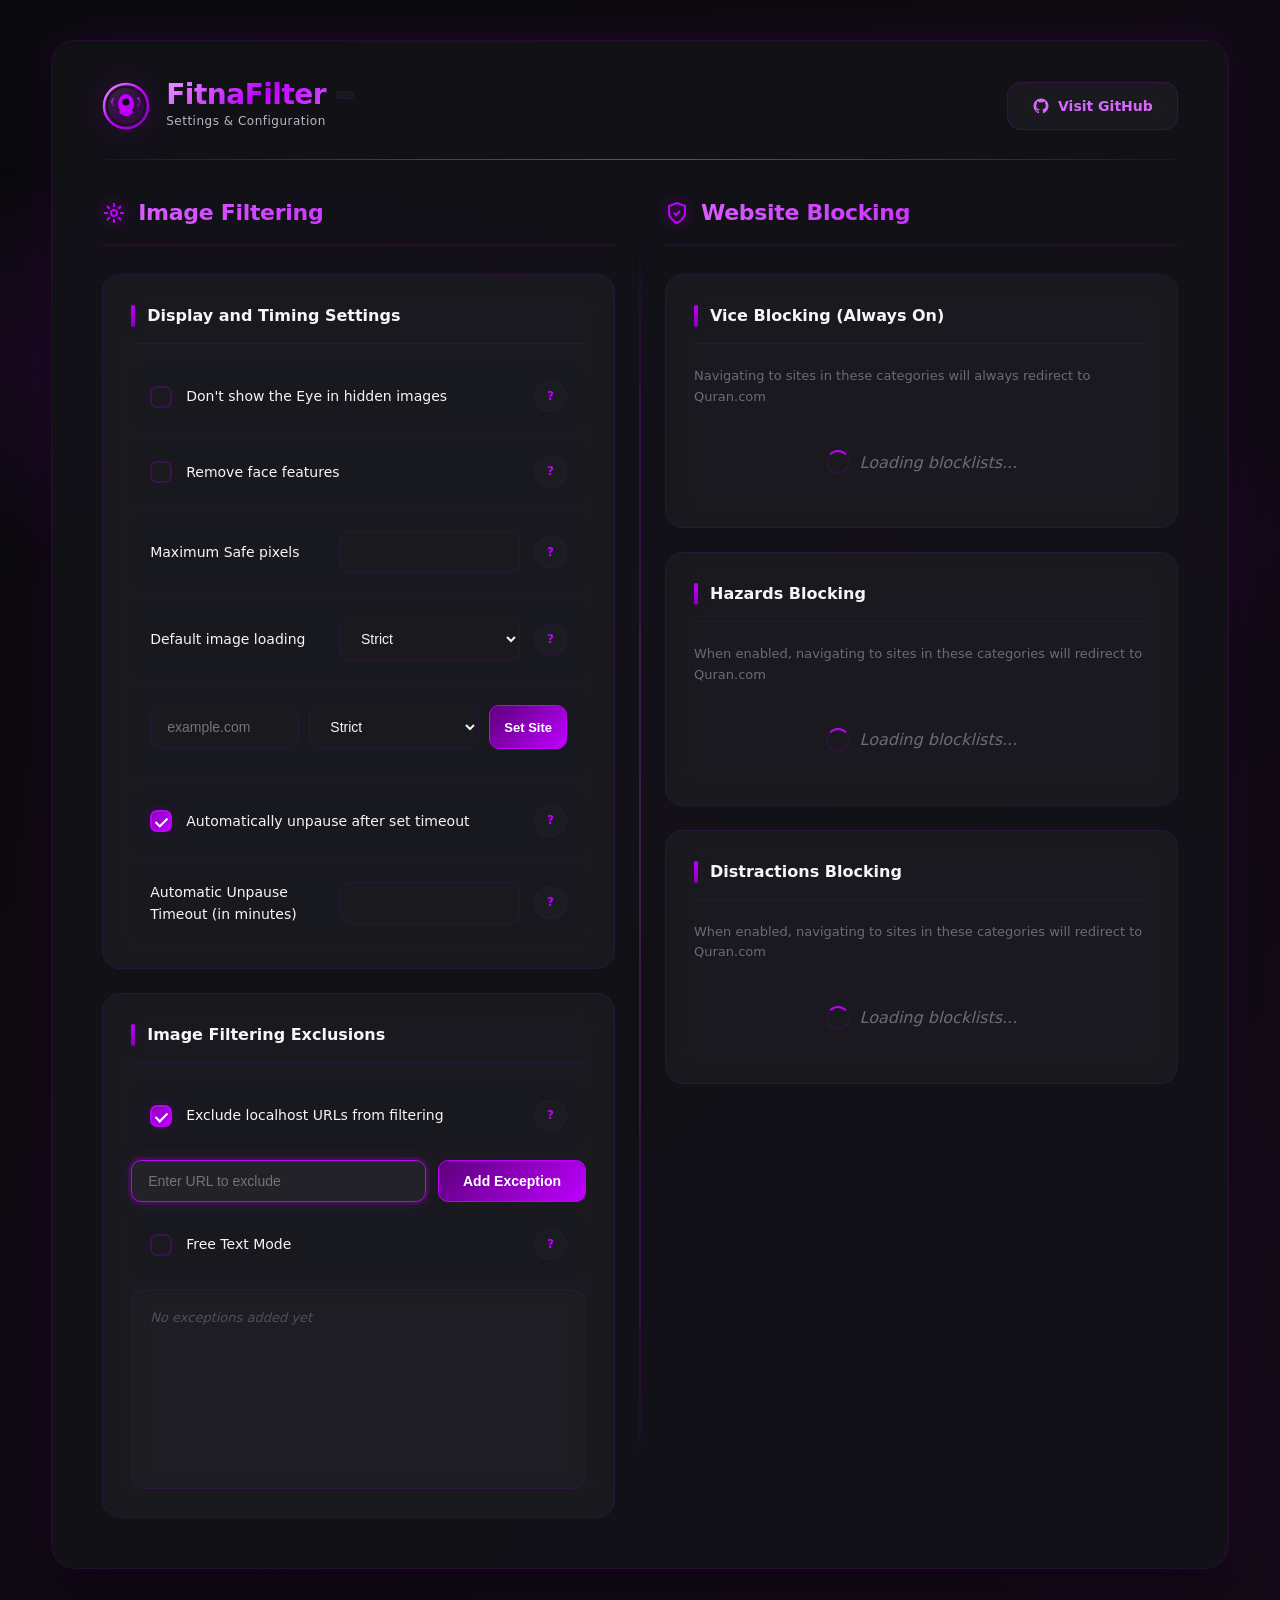
<file: src/options.html>
<!DOCTYPE html>
<html lang="en">
    <head>
        <meta charset="UTF-8">
        <meta name="viewport" content="width=device-width, initial-scale=1.0">
        <meta name="description" content="FitnaFilter Settings - Configure your purified browsing experience">
        <meta name="theme-color" content="#0d0d0f">
        <title>FitnaFilter Settings</title>
        <link rel="stylesheet" href="css/options.css" />
        <script src="./js/options.js" defer></script>
    </head>
    <body>
        <div id="cont">
            <div class="header">
                <div class="header-branding">
                    <svg class="header-logo" viewBox="0 0 48 48" fill="none">
                        <defs>
                            <linearGradient id="logoGradOpts" x1="0%" y1="0%" x2="100%" y2="100%">
                                <stop offset="0%" style="stop-color:#e699ff"/>
                                <stop offset="50%" style="stop-color:#bf00ff"/>
                                <stop offset="100%" style="stop-color:#8a00b8"/>
                            </linearGradient>
                        </defs>
                        <circle cx="24" cy="24" r="22" stroke="url(#logoGradOpts)" stroke-width="2.5" fill="none"/>
                        <circle cx="24" cy="24" r="18" fill="url(#logoGradOpts)" opacity="0.15"/>
                        <ellipse cx="24" cy="22" rx="8" ry="10" fill="#bf00ff"/>
                        <circle cx="24" cy="20" r="3.5" fill="#0a0a0c"/>
                        <path d="M18 30 Q24 36 30 30" stroke="#bf00ff" stroke-width="2" fill="none" stroke-linecap="round"/>
                        <path d="M12 24 Q8 20 12 16" stroke="url(#logoGradOpts)" stroke-width="1.5" fill="none" stroke-linecap="round" opacity="0.6"/>
                        <path d="M36 24 Q40 20 36 16" stroke="url(#logoGradOpts)" stroke-width="1.5" fill="none" stroke-linecap="round" opacity="0.6"/>
                    </svg>
                    <div class="header-title-group">
                        <h1 class="page-title">FitnaFilter <span class="extension-version" id="extensionVersion"></span></h1>
                        <div class="header-tagline">Settings & Configuration</div>
                    </div>
                </div>
                <a
                    id="github"
                    href="https://github.com/azidancorp/FitnaFilter"
                    target="_blank"
                    >Visit GitHub</a
                >
            </div>
            
            <div class="two-column-layout">
                <!-- Left Column - Image Blocking Options -->
                <div class="column left-column">
                    <div class="column-title">
                        <svg class="column-icon" viewBox="0 0 24 24" fill="none" stroke="currentColor" stroke-width="2">
                            <circle cx="12" cy="12" r="3"/>
                            <path d="M12 2v4M12 18v4M4.93 4.93l2.83 2.83M16.24 16.24l2.83 2.83M2 12h4M18 12h4M4.93 19.07l2.83-2.83M16.24 7.76l2.83-2.83"/>
                        </svg>
                        Image Filtering
                    </div>
                    <div class="settings-group">
                        <h3>Display and Timing Settings</h3>
                        <div class="checkbox-group">
                            <input type="checkbox" id="noEye" />
                            <label for="noEye"
                                >Don't show the Eye in hidden images</label
                            >
                            <span
                                id="noEyeInfo"
                                class="info-icon"
                                title="By default, an eye is shown when hovering the mouse over a hidden image. Clicking on it will show that image."
                                >?</span
                            >
                        </div>
                        <div class="checkbox-group">
                            <input type="checkbox" id="noFaceFeatures" />
                            <label for="noFaceFeatures">Remove face features</label>
                            <span
                                id="noFaceFeaturesInfo"
                                class="info-icon"
                                title="By default, the extension only filters the skin color; some face features can still be noticeable. This option allows to remove those face features whenever it is possible."
                                >?</span
                            >
                        </div>
                        <div class="input-group">
                            <label>Maximum Safe pixels</label>
                            <input type="number" id="max-safe" min="1" max="1000" />
                            <span
                                class="info-icon"
                                title="The maximum size of images that you always want shown. Must be 1-1000."
                                >?</span
                            >
                        </div>
                        <div class="input-group">
                            <label for="imageDisplayMode">Default image loading</label>
                            <select id="imageDisplayMode">
                                <option value="strict">Strict</option>
                                <option value="placeholder">Placeholder</option>
                                <option value="progressive">Show while filtering</option>
                            </select>
                            <span
                                class="info-icon"
                                title="Strict hides originals until filtering finishes. Placeholder hides originals behind a neutral placeholder. Show while filtering keeps originals visible until the filtered image is ready."
                                >?</span
                            >
                        </div>
                        <div class="site-mode-panel">
                            <div class="site-mode-controls">
                                <input
                                    type="text"
                                    id="siteDisplayHost"
                                    placeholder="example.com"
                                />
                                <select id="siteDisplayMode">
                                    <option value="strict">Strict</option>
                                    <option value="placeholder">Placeholder</option>
                                    <option value="progressive">Show while filtering</option>
                                </select>
                                <button type="button" id="addSiteDisplayMode">Set Site</button>
                            </div>
                            <div id="siteDisplayModeList"></div>
                            <div id="builtInDisplayModeList"></div>
                        </div>
                        <div class="checkbox-group">
                            <input type="checkbox" id="autoUnpause" checked />
                            <label for="autoUnpause"
                                >Automatically unpause after set timeout</label
                            >
                            <span
                                id="autoUnpauseInfo"
                                class="info-icon"
                                title="After pausing, automatically remove pause from the filter after a set timeout."
                                >?</span
                            >
                        </div>
                        <div class="input-group">
                            <label for="autoUnpauseTimeout"
                                >Automatic Unpause Timeout (in minutes)</label
                            >
                            <input type="number" id="autoUnpauseTimeout" min="1" max="1000" />
                            <span
                                id="autoUnpauseTimeoutInfo"
                                class="info-icon"
                                title="If auto unpause is enabled, after how many minutes to reenable the filter."
                                >?</span
                            >
                        </div>
                    </div>

                    <div class="settings-group">
                        <h3>Image Filtering Exclusions</h3>
                        <div class="checkbox-group">
                            <input type="checkbox" id="excludeLocalhost" checked />
                            <label for="excludeLocalhost">Exclude localhost URLs from filtering</label>
                            <span
                                id="excludeLocalhostInfo"
                                class="info-icon"
                                title="When enabled, local URLs (127.0.0.1, localhost, ::1, and file:///) will be automatically excluded from image filtering. Useful for web development."
                                >?</span>
                        </div>
                        <form>
                            <input
                                type="text"
                                id="addName"
                                placeholder="Enter URL to exclude"
                            />
                            <input type="submit" value="Add Exception" id="addBut" />
                        </form>
                        <div class="checkbox-group free-text-toggle">
                            <input type="checkbox" id="free-text" />
                            <label for="free-text">Free Text Mode</label>
                            <span
                                class="info-icon"
                                title="Enable to edit exclusions as plain text, one per line"
                                >?</span>
                        </div>
                        <div id="list"></div>
                    </div>
                </div>
                
                <!-- Right Column - Website Blocking Options -->
                <div class="column right-column">
                    <div class="column-title">
                        <svg class="column-icon" viewBox="0 0 24 24" fill="none" stroke="currentColor" stroke-width="2">
                            <path d="M12 22s8-4 8-10V5l-8-3-8 3v7c0 6 8 10 8 10z"/>
                            <path d="M9 12l2 2 4-4"/>
                        </svg>
                        Website Blocking
                    </div>
                    <div class="settings-group vice-group">
                        <h3>Vice Blocking (Always On)</h3>
                        <p>
                            Navigating to sites in these categories will always redirect
                            to Quran.com
                        </p>
                        <div id="vice-blocklist-container">
                            <!-- Vice blocklist toggles will be added here by JavaScript -->
                            <div class="loading-indicator">Loading blocklists...</div>
                        </div>
                    </div>

                    <div class="settings-group hazard-group">
                        <h3>Hazards Blocking</h3>
                        <p>
                            When enabled, navigating to sites in these categories will
                            redirect to Quran.com
                        </p>
                        <div id="hazard-blocklist-container">
                            <!-- Hazard blocklist toggles will be added here by JavaScript -->
                            <div class="loading-indicator">Loading blocklists...</div>
                        </div>
                    </div>

                    <div class="settings-group distraction-group">
                        <h3>Distractions Blocking</h3>
                        <p>
                            When enabled, navigating to sites in these categories will
                            redirect to Quran.com
                        </p>
                        <div id="distraction-blocklist-container">
                            <!-- Distraction blocklist toggles will be added here by JavaScript -->
                            <div class="loading-indicator">Loading blocklists...</div>
                        </div>
                    </div>
                </div>
            </div>
        </div>
    </body>
</html>
</file>
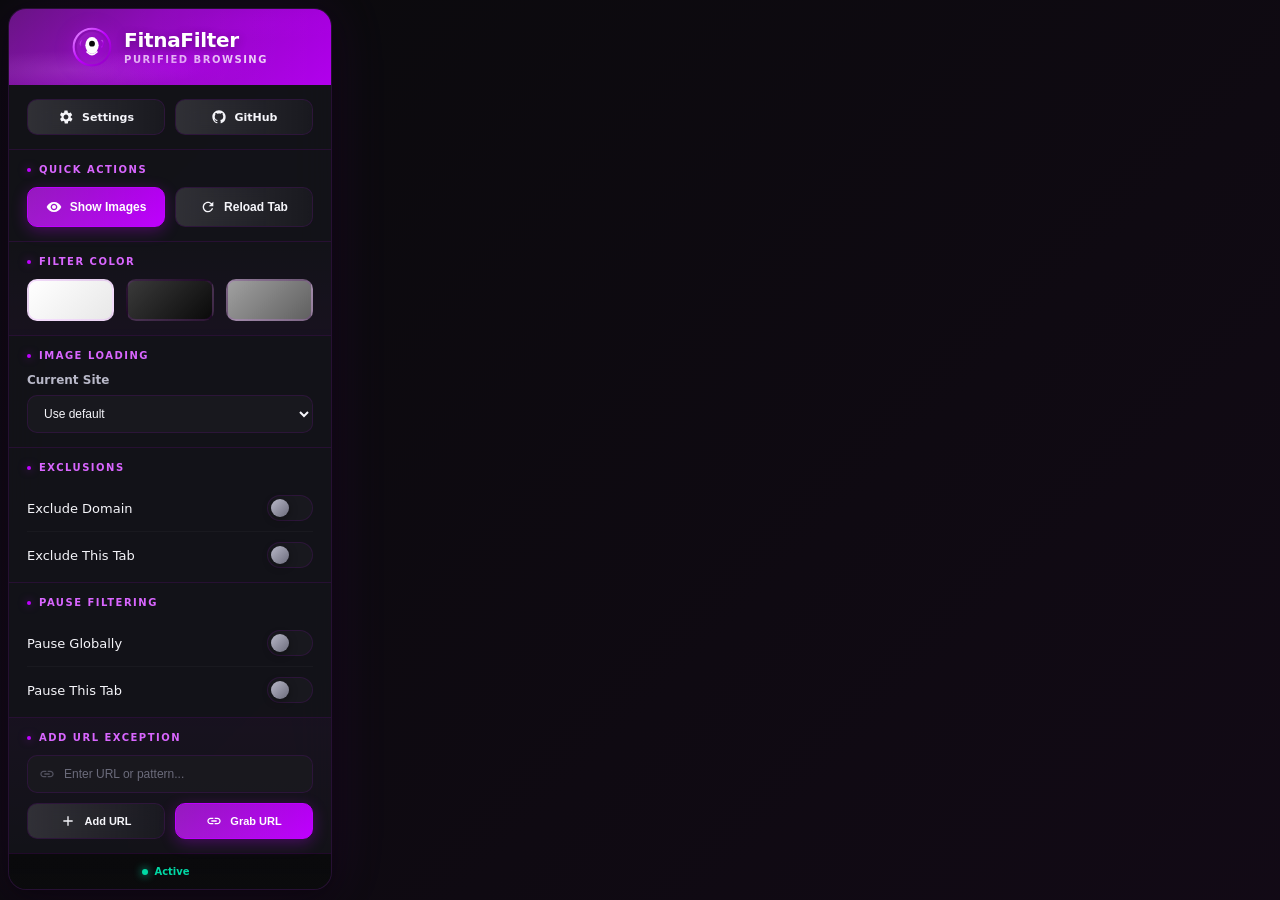
<file: src/popup.html>
<!DOCTYPE html>
<html lang="en">
<head>
    <meta charset="UTF-8">
    <meta name="viewport" content="width=device-width, initial-scale=1.0">
    <meta name="description" content="FitnaFilter - Purified browsing experience">
    <meta name="theme-color" content="#0d0d0f">
    <title>FitnaFilter</title>
    <link rel="stylesheet" href="./css/popup.css">
</head>
<body>
    <div class="container">
        <!-- Header -->
        <div class="popup-header">
            <div class="header-content">
                <div class="logo">
                    <svg class="logo-icon" viewBox="0 0 48 48" fill="none">
                        <defs>
                            <linearGradient id="logoGrad" x1="0%" y1="0%" x2="100%" y2="100%">
                                <stop offset="0%" style="stop-color:#e699ff"/>
                                <stop offset="50%" style="stop-color:#bf00ff"/>
                                <stop offset="100%" style="stop-color:#8a00b8"/>
                            </linearGradient>
                        </defs>
                        <circle cx="24" cy="24" r="22" stroke="url(#logoGrad)" stroke-width="2.5" fill="none"/>
                        <circle cx="24" cy="24" r="18" fill="url(#logoGrad)" opacity="0.15"/>
                        <ellipse cx="24" cy="22" rx="8" ry="10" fill="currentColor"/>
                        <circle cx="24" cy="20" r="3.5" fill="#0a0a0c"/>
                        <path d="M18 30 Q24 36 30 30" stroke="currentColor" stroke-width="2" fill="none" stroke-linecap="round"/>
                        <path d="M12 24 Q8 20 12 16" stroke="url(#logoGrad)" stroke-width="1.5" fill="none" stroke-linecap="round" opacity="0.6"/>
                        <path d="M36 24 Q40 20 36 16" stroke="url(#logoGrad)" stroke-width="1.5" fill="none" stroke-linecap="round" opacity="0.6"/>
                    </svg>
                    <div class="logo-text">
                        <h1>FitnaFilter</h1>
                        <div class="subtitle">Purified Browsing</div>
                    </div>
                </div>
                <div class="header-glow"></div>
            </div>
        </div>

        <!-- Quick Links -->
        <div class="section">
            <div class="links-row">
                <a id="options" href="options.html" target="_blank" class="btn">
                    <svg class="icon" viewBox="0 0 24 24" fill="currentColor">
                        <path d="M19.14 12.94c.04-.3.06-.61.06-.94 0-.32-.02-.64-.07-.94l2.03-1.58a.49.49 0 0 0 .12-.61l-1.92-3.32a.488.488 0 0 0-.59-.22l-2.39.96c-.5-.38-1.03-.7-1.62-.94l-.36-2.54a.484.484 0 0 0-.48-.41h-3.84c-.24 0-.43.17-.47.41l-.36 2.54c-.59.24-1.13.57-1.62.94l-2.39-.96c-.22-.08-.47 0-.59.22L3.16 8.87c-.12.21-.08.47.12.61l2.03 1.58c-.05.3-.09.63-.09.94s.02.64.07.94l-2.03 1.58a.49.49 0 0 0-.12.61l1.92 3.32c.12.22.37.29.59.22l2.39-.96c.5.38 1.03.7 1.62.94l.36 2.54c.05.24.24.41.48.41h3.84c.24 0 .44-.17.47-.41l.36-2.54c.59-.24 1.13-.56 1.62-.94l2.39.96c.22.08.47 0 .59-.22l1.92-3.32c.12-.22.07-.47-.12-.61l-2.01-1.58zM12 15.6c-1.98 0-3.6-1.62-3.6-3.6s1.62-3.6 3.6-3.6 3.6 1.62 3.6 3.6-1.62 3.6-3.6 3.6z"/>
                    </svg>
                    <span>Settings</span>
                </a>
                <a id="github" href="https://github.com/azidancorp/FitnaFilter" target="_blank" class="btn">
                    <svg class="icon" viewBox="0 0 24 24" fill="currentColor">
                        <path d="M12 2C6.477 2 2 6.484 2 12.017c0 4.425 2.865 8.18 6.839 9.504.5.092.682-.217.682-.483 0-.237-.008-.868-.013-1.703-2.782.605-3.369-1.343-3.369-1.343-.454-1.158-1.11-1.466-1.11-1.466-.908-.62.069-.608.069-.608 1.003.07 1.531 1.032 1.531 1.032.892 1.53 2.341 1.088 2.91.832.092-.647.35-1.088.636-1.338-2.22-.253-4.555-1.113-4.555-4.951 0-1.093.39-1.988 1.029-2.688-.103-.253-.446-1.272.098-2.65 0 0 .84-.27 2.75 1.026A9.564 9.564 0 0 1 12 6.844c.85.004 1.705.115 2.504.337 1.909-1.296 2.747-1.027 2.747-1.027.546 1.379.202 2.398.1 2.651.64.7 1.028 1.595 1.028 2.688 0 3.848-2.339 4.695-4.566 4.943.359.309.678.92.678 1.855 0 1.338-.012 2.419-.012 2.747 0 .268.18.58.688.482A10.02 10.02 0 0 0 22 12.017C22 6.484 17.522 2 12 2z"/>
                    </svg>
                    <span>GitHub</span>
                </a>
            </div>
        </div>

        <!-- Quick Actions -->
        <div class="section">
            <div class="section-title">Quick Actions</div>
            <div class="quick-actions">
                <button type="button" id="showImages" class="btn btn-primary">
                    <svg class="icon" viewBox="0 0 24 24" fill="currentColor">
                        <path d="M12 4.5C7 4.5 2.73 7.61 1 12c1.73 4.39 6 7.5 11 7.5s9.27-3.11 11-7.5c-1.73-4.39-6-7.5-11-7.5zM12 17c-2.76 0-5-2.24-5-5s2.24-5 5-5 5 2.24 5 5-2.24 5-5 5zm0-8c-1.66 0-3 1.34-3 3s1.34 3 3 3 3-1.34 3-3-1.34-3-3-3z"/>
                    </svg>
                    <span>Show Images</span>
                </button>
                <button type="button" id="reloadTab" class="btn">
                    <svg class="icon" viewBox="0 0 24 24" fill="currentColor">
                        <path d="M17.65 6.35C16.2 4.9 14.21 4 12 4c-4.42 0-7.99 3.58-7.99 8s3.57 8 7.99 8c3.73 0 6.84-2.55 7.73-6h-2.08c-.82 2.33-3.04 4-5.65 4-3.31 0-6-2.69-6-6s2.69-6 6-6c1.66 0 3.14.69 4.22 1.78L13 11h7V4l-2.35 2.35z"/>
                    </svg>
                    <span>Reload Tab</span>
                </button>
            </div>
        </div>

        <!-- Filter Color -->
        <div class="filter-color-section">
            <span class="filter-color-label">Filter Color</span>
            <div class="color-buttons">
                <button type="button" id="whiteFilter" class="color-button white-filter" title="White Filter" aria-label="Set filter color to white"></button>
                <button type="button" id="blackFilter" class="color-button black-filter" title="Black Filter" aria-label="Set filter color to black"></button>
                <button type="button" id="greyFilter" class="color-button grey-filter" title="Grey Filter" aria-label="Set filter color to grey"></button>
            </div>
        </div>

        <!-- Image Loading -->
        <div class="section">
            <div class="section-title">Image Loading</div>
            <div class="mode-row">
                <label for="siteImageDisplayMode" id="siteImageDisplayLabel">Current Site</label>
                <select id="siteImageDisplayMode" class="mode-select">
                    <option value="">Use default</option>
                    <option value="strict">Strict</option>
                    <option value="placeholder">Placeholder</option>
                    <option value="progressive">Show while filtering</option>
                </select>
            </div>
        </div>

        <!-- Exclusions -->
        <div class="section">
            <div class="section-title">Exclusions</div>
            <div class="toggle-group">
                <label for="excludeDomain" class="toggle-label" id="exclude-domain-label">Exclude Domain</label>
                <div class="toggle-switch">
                    <input type="checkbox" id="excludeDomain">
                    <span class="toggle-slider"></span>
                </div>
            </div>
            <div class="toggle-group">
                <label for="excludeForTab" class="toggle-label">Exclude This Tab</label>
                <div class="toggle-switch">
                    <input type="checkbox" id="excludeForTab">
                    <span class="toggle-slider"></span>
                </div>
            </div>
        </div>

        <!-- Pause Controls -->
        <div class="section">
            <div class="section-title">Pause Filtering</div>
            <div class="toggle-group">
                <label for="pauseChk" class="toggle-label">Pause Globally</label>
                <div class="toggle-switch">
                    <input type="checkbox" id="pauseChk">
                    <span class="toggle-slider"></span>
                </div>
            </div>
            <div class="toggle-group">
                <label for="pauseForTab" class="toggle-label">Pause This Tab</label>
                <div class="toggle-switch">
                    <input type="checkbox" id="pauseForTab">
                    <span class="toggle-slider"></span>
                </div>
            </div>
        </div>

        <!-- Custom URL -->
        <div class="url-section">
            <div class="section-title">Add URL Exception</div>
            <div class="url-input-wrapper">
                <input type="text" id="customUrlInput" class="url-input" placeholder="Enter URL or pattern...">
            </div>
            <div class="url-buttons">
                <button type="button" id="addUrlBtn" class="btn">
                    <svg class="icon" viewBox="0 0 24 24" fill="currentColor">
                        <path d="M19 13h-6v6h-2v-6H5v-2h6V5h2v6h6v2z"/>
                    </svg>
                    <span>Add URL</span>
                </button>
                <button type="button" id="grabUrlBtn" class="btn btn-primary">
                    <svg class="icon" viewBox="0 0 24 24" fill="currentColor">
                        <path d="M3.9 12c0-1.71 1.39-3.1 3.1-3.1h4V7H7c-2.76 0-5 2.24-5 5s2.24 5 5 5h4v-1.9H7c-1.71 0-3.1-1.39-3.1-3.1zM8 13h8v-2H8v2zm9-6h-4v1.9h4c1.71 0 3.1 1.39 3.1 3.1s-1.39 3.1-3.1 3.1h-4V17h4c2.76 0 5-2.24 5-5s-2.24-5-5-5z"/>
                    </svg>
                    <span>Grab URL</span>
                </button>
            </div>
        </div>

        <!-- Footer -->
        <div class="popup-footer">
            <div class="status-indicator" id="statusIndicator">
                <span class="status-dot"></span>
                <span class="status-text">Active</span>
            </div>
            <span class="version" id="extensionVersion"></span>
        </div>
    </div>
    <script src="./js/popup.js" type="text/javascript"></script>
</body>
</html>
</file>
<file: website/home.css>
/* ============================================================
   FitnaFilter — homepage
   Neon-noir, black/violet, glass + glow. Mobile-first.
   ============================================================ */

:root {
    --bg:        #07040d;
    --bg-soft:   #0c0717;
    --panel:     rgba(7, 4, 13, 0.8);
    --panel-2:   rgba(7, 4, 13, 0.85);
    --line:      rgba(167, 139, 250, 0.14);
    --line-soft: rgba(255, 255, 255, 0.06);

    --violet:    #a855f7;
    --violet-br: #c084fc;
    --violet-dk: #7c3aed;
    --indigo:    #6d4aff;
    --danger:    #ff3b62;
    --safe:      #6ee7c0;

    --text:      #efeaf9;
    --muted:     #a99fc4;
    --faint:     #6f6688;

    --maxw: 1180px;
    --r-sm: 12px;
    --r-md: 18px;
    --r-lg: 26px;

    --glow: 0 0 40px rgba(168, 85, 247, 0.45);

    --font-display: 'Sora', system-ui, sans-serif;
    --font-body:    'Inter', system-ui, sans-serif;
    --font-serif:   Georgia, serif;
    --font-arabic:  'Noto Naskh Arabic', serif;
    --font-mono:    'JetBrains Mono', ui-monospace, monospace;
}

* { margin: 0; padding: 0; box-sizing: border-box; }

html { scroll-behavior: smooth; -webkit-text-size-adjust: 100%; }

body {
    font-family: var(--font-body);
    position: relative;
    background: var(--bg);
    color: var(--text);
    line-height: 1.6;
    overflow-x: hidden;
    -webkit-font-smoothing: antialiased;
    text-rendering: optimizeLegibility;
}
main,
.footer {
    position: relative;
    z-index: 1;
}

img { display: block; max-width: 100%; }
a { color: inherit; text-decoration: none; }
.svg-sprite {
    position: absolute;
    width: 0;
    height: 0;
    overflow: hidden;
}
.logo-mark {
    display: block;
    flex-shrink: 0;
    aspect-ratio: 1;
}
code {
    font-family: var(--font-mono);
    font-size: 0.86em;
    color: var(--violet-br);
    background: rgba(168, 85, 247, 0.12);
    padding: 0.1em 0.42em;
    border-radius: 6px;
}

::selection { background: rgba(168, 85, 247, 0.4); color: #fff; }

/* ---------- Ambient backdrop ---------- */
.backdrop {
    position: fixed;
    inset: 0;
    z-index: -2;
    background:
        radial-gradient(1200px 700px at 75% -5%, rgba(109, 74, 255, 0.18), transparent 60%),
        radial-gradient(900px 600px at 8% 12%, rgba(168, 85, 247, 0.12), transparent 55%),
        var(--bg);
    pointer-events: none;
}
.grid-floor {
    position: absolute;
    inset: 40% -20% -20% -20%;
    background-image:
        linear-gradient(rgba(168, 85, 247, 0.08) 1px, transparent 1px),
        linear-gradient(90deg, rgba(168, 85, 247, 0.08) 1px, transparent 1px);
    background-size: 56px 56px;
    transform: perspective(520px) rotateX(62deg);
    transform-origin: bottom center;
    mask-image: linear-gradient(to top, #000 0%, transparent 75%);
    -webkit-mask-image: linear-gradient(to top, #000 0%, transparent 75%);
    opacity: 0.5;
}
/* PERF: will-change keeps the heavy 80px blur rasterised once on its own
   compositor layer, so the float animation only moves a cached texture. */
.orb {
    position: absolute;
    border-radius: 50%;
    filter: blur(80px);
    opacity: 0.5;
    animation: float 16s ease-in-out infinite;
    will-change: transform;
}
.orb--1 { width: 460px; height: 460px; top: 8%; right: -120px; background: radial-gradient(circle, rgba(124, 58, 237, 0.55), transparent 70%); }
.orb--2 { width: 380px; height: 380px; top: 120%; left: -80px;  background: radial-gradient(circle, rgba(109, 74, 255, 0.45), transparent 70%); animation-delay: -8s; }
.noise {
    position: absolute; inset: 0;
    opacity: 0.035; mix-blend-mode: overlay;
    background-image: url("data:image/svg+xml,%3Csvg xmlns='http://www.w3.org/2000/svg' width='120' height='120'%3E%3Cfilter id='n'%3E%3CfeTurbulence type='fractalNoise' baseFrequency='0.9' numOctaves='2'/%3E%3C/filter%3E%3Crect width='100%25' height='100%25' filter='url(%23n)'/%3E%3C/svg%3E");
}
.content-pattern {
    position: fixed;
    inset: 0;
    z-index: 0;
    width: 100%;
    height: 100%;
    pointer-events: none;
    opacity: 0.7;
    mix-blend-mode: screen;
}
@keyframes float {
    0%, 100% { transform: translateY(0) translateX(0); }
    50%      { transform: translateY(-40px) translateX(24px); }
}

/* ---------- Layout helpers ---------- */
.section {
    max-width: var(--maxw);
    margin: 0 auto;
    padding: clamp(56px, 7.5vw, 104px) 24px;
}
.section__head { max-width: 720px; margin: 0 auto clamp(36px, 5vw, 60px); text-align: center; }
.kicker {
    font-family: var(--font-mono);
    font-size: 0.74rem;
    letter-spacing: 0.28em;
    text-transform: uppercase;
    color: var(--violet-br);
    margin-bottom: 16px;
}
.section__title {
    font-family: var(--font-display);
    font-weight: 700;
    font-size: clamp(1.9rem, 4.6vw, 3.1rem);
    line-height: 1.08;
    letter-spacing: -0.02em;
}
.section__sub {
    margin-top: 18px;
    color: var(--muted);
    font-size: clamp(1rem, 1.6vw, 1.12rem);
}

/* ---------- Section separator ---------- */
.section-separator {
    position: relative;
    display: flex;
    flex-direction: column;
    gap: 5px;
    padding: clamp(18px, 2.8vw, 30px) 0;
    overflow: hidden;
    border-top: 1px solid rgba(168, 85, 247, 0.1);
    border-bottom: 1px solid rgba(168, 85, 247, 0.1);
    background:
        linear-gradient(90deg, transparent 0%, rgba(168, 85, 247, 0.06) 50%, transparent 100%),
        rgba(12, 7, 23, 0.44);
}
.section-separator::before {
    content: '';
    position: absolute;
    inset: 50% auto auto 50%;
    width: min(680px, 76vw);
    height: 1px;
    transform: translate(-50%, -50%);
    background: linear-gradient(90deg, transparent, rgba(192, 132, 252, 0.5), transparent);
    filter: blur(10px);
    opacity: 0.7;
}
.section-separator--compact {
    padding: 12px 0;
}
.separator-line {
    position: relative;
    z-index: 1;
    width: 100%;
    height: 1px;
    background: linear-gradient(
        to right,
        transparent 0%,
        rgba(124, 58, 237, 0.14) 14%,
        rgba(192, 132, 252, 0.62) 50%,
        rgba(124, 58, 237, 0.14) 86%,
        transparent 100%
    );
    box-shadow:
        inset 0 1px 0 rgba(255, 255, 255, 0.08),
        0 0 18px rgba(168, 85, 247, 0.2);
}
.separator-line:nth-child(2) {
    opacity: 0.78;
    transform: scaleX(0.92);
}
.separator-line:nth-child(3) {
    opacity: 0.5;
    transform: scaleX(0.76);
}

/* ---------- Buttons ---------- */
.btn {
    --pad-y: 12px; --pad-x: 22px;
    display: inline-flex;
    align-items: center;
    gap: 9px;
    padding: var(--pad-y) var(--pad-x);
    border-radius: 100px;
    font-weight: 600;
    font-size: 0.95rem;
    border: 1px solid transparent;
    cursor: pointer;
    transition: box-shadow .25s, background .25s, border-color .25s;
    white-space: nowrap;
}
.btn__glyph { font-size: 1.05em; line-height: 0; }
.btn--solid {
    color: #fff;
    background: linear-gradient(135deg, var(--violet-dk), var(--indigo));
    box-shadow: 0 8px 26px rgba(124, 58, 237, 0.45), inset 0 1px 0 rgba(255,255,255,0.22);
}
.btn--solid:hover { box-shadow: 0 14px 38px rgba(124, 58, 237, 0.6), inset 0 1px 0 rgba(255,255,255,0.25); }
.btn--ghost {
    color: var(--text);
    border-color: var(--line);
    background: rgba(12, 7, 23, 0.62);
}
.btn--ghost:hover { border-color: var(--violet); background: rgba(168, 85, 247, 0.1); }
.btn--lg { --pad-y: 15px; --pad-x: 28px; font-size: 1rem; }
.btn--xl { --pad-y: 17px; --pad-x: 34px; font-size: 1.06rem; }

/* ---------- Nav ---------- */
.nav {
    position: fixed;
    top: 0; left: 0; right: 0;
    z-index: 100;
    transition: background .3s, border-color .3s;
    border-bottom: 1px solid transparent;
}
.nav.is-stuck {
    background: rgba(8, 5, 16, 0.92);
    border-bottom-color: var(--line-soft);
}
.nav__inner {
    max-width: var(--maxw);
    margin: 0 auto;
    padding: 16px 24px;
    display: flex;
    align-items: center;
    gap: 24px;
}
.brand { display: inline-flex; align-items: center; gap: 11px; font-family: var(--font-display); font-weight: 700; }
.brand__mark { width: 30px; height: 30px; filter: drop-shadow(0 0 10px rgba(168,85,247,0.6)); }
.brand__name { font-size: 1.12rem; letter-spacing: -0.01em; }
.brand__accent { color: var(--violet-br); }
.nav__links { margin-left: auto; display: flex; gap: 30px; }
.nav__links a { color: var(--muted); font-size: 0.93rem; font-weight: 500; position: relative; transition: color .2s; }
.nav__links a::after {
    content: ''; position: absolute; left: 0; bottom: -6px; height: 2px; width: 100%;
    background: var(--violet-br); transform: scaleX(0); transform-origin: left center;
    transition: transform .25s; border-radius: 2px;
}
.nav__links a:hover { color: var(--text); }
.nav__links a:hover::after { transform: scaleX(1); }
.nav__cta { margin-left: 4px; }

/* ---------- Hero ---------- */
.hero {
    position: relative;
    min-height: 100svh;
    display: flex;
    align-items: flex-start;
    padding: 152px 24px 80px;
    overflow: hidden;
}
.hero__media { position: absolute; inset: 0; z-index: -1; }
.hero__img {
    width: 100%; height: 100%;
    transform: scale(1.02);
    opacity: 0.98;
    transition: transform .2s ease-out;
}
/* PERF: promote the parallax layer only where the parallax actually runs */
@media (hover: hover) and (pointer: fine) {
    .hero__img { will-change: transform; }
}
.hero__art {
    position: absolute;
    inset: -28px;
    overflow: hidden;
    background-image:
        linear-gradient(90deg, rgba(7, 4, 13, 0.12) 0%, rgba(7, 4, 13, 0.02) 45%, rgba(7, 4, 13, 0.12) 100%),
        url("hero_art.png");
    background-position: center center, center center;
    background-size: auto, cover;
    background-repeat: no-repeat, no-repeat;
    filter: saturate(112%) contrast(108%);
}
@supports (background-image: image-set(url("hero_art.webp") type("image/webp"))) {
    .hero__art {
        background-image:
            linear-gradient(90deg, rgba(7, 4, 13, 0.12) 0%, rgba(7, 4, 13, 0.02) 45%, rgba(7, 4, 13, 0.12) 100%),
            image-set(
                url("hero_art.avif") type("image/avif"),
                url("hero_art.webp") type("image/webp"),
                url("hero_art.png") type("image/png")
            );
    }
}
.hero__art::before {
    content: '';
    position: absolute;
    inset: 0;
    background:
        radial-gradient(740px 520px at 42% 42%, rgba(168, 85, 247, 0.2), transparent 70%),
        radial-gradient(620px 420px at 72% 54%, rgba(47, 87, 255, 0.14), transparent 72%);
    mix-blend-mode: screen;
    opacity: 0.7;
    pointer-events: none;
}
.hero__art::after {
    content: '';
    position: absolute;
    inset: 0;
    background:
        radial-gradient(ellipse at 50% 0%, rgba(192, 132, 252, 0.18), transparent 50%),
        linear-gradient(90deg, rgba(7,4,13,0.3) 0%, rgba(7,4,13,0.08) 36%, rgba(7,4,13,0.56) 67%, rgba(7,4,13,0.88) 100%);
    pointer-events: none;
}
.hero__veil {
    position: absolute; inset: 0;
    background:
        linear-gradient(90deg, rgba(7,4,13,0.1) 0%, rgba(7,4,13,0.04) 38%, rgba(7,4,13,0.42) 68%, rgba(7,4,13,0.82) 100%),
        linear-gradient(to bottom, rgba(7,4,13,0.58) 0%, transparent 28%),
        linear-gradient(to top, var(--bg) 2%, transparent 38%);
}
.hero__content {
    position: relative;
    max-width: var(--maxw);
    margin: 0 auto;
    width: 100%;
    display: flex;
    flex-direction: column;
    align-items: flex-end;
    text-align: right;
    z-index: 1;
}
.eyebrow {
    display: inline-flex; align-items: center; gap: 10px;
    font-family: var(--font-mono);
    font-size: 0.76rem;
    letter-spacing: 0.14em;
    text-transform: uppercase;
    color: var(--muted);
    padding: 8px 16px;
    border: 1px solid var(--line);
    border-radius: 100px;
    background: rgba(38, 19, 70, 0.74);
    margin-bottom: 26px;
}
.eyebrow__dot {
    width: 7px; height: 7px; border-radius: 50%;
    background: var(--safe);
    box-shadow: 0 0 10px var(--safe);
    animation: pulse 2.4s ease-in-out infinite;
}
@keyframes pulse { 0%,100% { opacity: 1; } 50% { opacity: 0.3; } }

.hero__title {
    font-family: var(--font-display);
    font-weight: 800;
    font-size: clamp(2.6rem, 7.4vw, 5.4rem);
    line-height: 0.98;
    letter-spacing: -0.035em;
    max-width: 14ch;
}
.grad {
    background: linear-gradient(120deg, var(--violet-br), var(--indigo) 60%, #ff6ec7);
    -webkit-background-clip: text; background-clip: text;
    -webkit-text-fill-color: transparent; color: transparent;
}
.hero__lede {
    margin-top: 26px;
    max-width: 50ch;
    font-size: clamp(1.04rem, 1.8vw, 1.28rem);
    color: var(--muted);
}
.hero__lede strong { color: var(--text); font-weight: 600; }
.hero__actions { margin-top: 38px; display: flex; flex-wrap: wrap; gap: 14px; justify-content: flex-end; }
.hero__trust {
    margin-top: 34px;
    display: flex; flex-wrap: wrap; gap: 26px;
    justify-content: flex-end;
    list-style: none;
    color: var(--muted);
    font-size: 0.92rem;
}
.hero__trust li { display: inline-flex; align-items: center; gap: 8px; }
.check {
    display: inline-grid; place-items: center;
    width: 18px; height: 18px; border-radius: 50%;
    background: rgba(110, 231, 192, 0.16);
    color: var(--safe);
    font-size: 0.7rem; font-weight: 700;
}
.hero__scroll {
    position: absolute; bottom: 30px; left: 50%; transform: translateX(-50%);
    display: flex; flex-direction: column; align-items: center; gap: 10px;
    font-family: var(--font-mono); font-size: 0.66rem; letter-spacing: 0.3em;
    text-transform: uppercase; color: var(--faint);
}
.hero__scroll-line { width: 1px; height: 46px; background: linear-gradient(var(--violet), transparent); position: relative; overflow: hidden; }
.hero__scroll-line::after { content:''; position:absolute; top:0; left:0; width:100%; height: 14px; background: var(--violet-br); animation: scrollDot 2s ease-in-out infinite; }
@keyframes scrollDot { 0% { transform: translateY(-14px); opacity: 0; } 40% { opacity: 1; } 100% { transform: translateY(46px); opacity: 0; } }

/* ---------- Stats ---------- */
.stats {
    max-width: var(--maxw);
    margin: clamp(26px, 3.6vw, 42px) auto;
    padding: 0 24px;
}
.stats__grid {
    display: grid;
    grid-template-columns: repeat(3, 1fr);
    gap: 1px;
    background: var(--line-soft);
    border: 1px solid var(--line-soft);
    border-radius: var(--r-lg);
    overflow: hidden;
}
.stat { background: rgba(12, 7, 23, 0.86); padding: 34px 22px; text-align: center; }
.stat__num {
    font-family: var(--font-display);
    font-weight: 700;
    font-size: clamp(2rem, 4.5vw, 3.2rem);
    line-height: 1;
    background: linear-gradient(120deg, #fff, var(--violet-br));
    -webkit-background-clip: text; background-clip: text;
    -webkit-text-fill-color: transparent;
    letter-spacing: -0.02em;
}
.stat__label { margin-top: 12px; color: var(--muted); font-size: 0.86rem; line-height: 1.35; }

/* ---------- Engine ---------- */
.engine__flow {
    display: grid;
    grid-template-columns: 1fr auto 1fr auto 1fr;
    align-items: stretch;
    gap: 8px;
}
.gate {
    position: relative;
    background: var(--panel);
    border: 1px solid var(--line);
    border-radius: var(--r-lg);
    padding: 36px 28px;
    overflow: hidden;
    contain: layout paint; /* PERF: hover repaints stay inside the card */
    transition: transform .35s, border-color .35s, box-shadow .35s;
}
.gate::before {
    content: ''; position: absolute; inset: 0;
    background: radial-gradient(420px 160px at 50% -20%, rgba(168,85,247,0.16), transparent 70%);
    opacity: 0; transition: opacity .4s;
}
.gate:hover { transform: translateY(-6px); border-color: var(--violet); box-shadow: 0 24px 60px rgba(124,58,237,0.22); }
.gate:hover::before { opacity: 1; }
.gate__step {
    font-family: var(--font-mono); font-size: 0.78rem; letter-spacing: 0.2em;
    color: var(--faint); margin-bottom: 22px;
}
.gate__icon {
    width: 56px; height: 56px; border-radius: 16px;
    display: grid; place-items: center;
    background: linear-gradient(135deg, rgba(168,85,247,0.22), rgba(109,74,255,0.12));
    border: 1px solid var(--line);
    color: var(--violet-br);
    margin-bottom: 22px;
    box-shadow: inset 0 0 18px rgba(168,85,247,0.18);
}
.gate__icon svg { width: 28px; height: 28px; }
.gate h3 { font-family: var(--font-display); font-weight: 600; font-size: 1.32rem; margin-bottom: 10px; letter-spacing: -0.01em; }
.gate p { color: var(--muted); font-size: 0.96rem; }
.gate__arrow {
    align-self: center;
    color: var(--violet);
    font-size: 1.6rem;
    opacity: 0.6;
    animation: nudge 1.8s ease-in-out infinite;
}
@keyframes nudge { 0%,100% { transform: translateX(0); } 50% { transform: translateX(6px); } }

/* ---------- Before / After ---------- */
.ba {
    display: grid;
    grid-template-columns: 0.85fr 1.15fr;
    gap: clamp(32px, 5vw, 64px);
    align-items: center;
}
.ba__legend { list-style: none; display: flex; gap: 24px; margin-top: 24px; font-size: 0.9rem; color: var(--muted); }
.ba__legend li { display: inline-flex; align-items: center; gap: 9px; }
.dot { width: 11px; height: 11px; border-radius: 50%; }
.dot--danger { background: var(--danger); box-shadow: 0 0 12px var(--danger); }
.dot--safe   { background: var(--safe);   box-shadow: 0 0 12px var(--safe); }

.ba__stage {
    position: relative;
    aspect-ratio: 4 / 3;
    border-radius: var(--r-lg);
    overflow: hidden;
    border: 1px solid var(--line);
    background: var(--bg-soft);
    box-shadow: 0 30px 80px rgba(0,0,0,0.5), inset 0 0 60px rgba(124,58,237,0.08);
    user-select: none;
    cursor: ew-resize;
    container-type: inline-size;
}
.ba__layer { position: absolute; inset: 0; }
.ba__layer--before { z-index: 2; width: 50%; overflow: hidden; border-right: 2px solid var(--violet-br); box-shadow: 6px 0 24px rgba(168,85,247,0.4); }
.tiles {
    display: grid;
    grid-template-columns: repeat(3, 1fr);
    grid-auto-rows: 1fr;
    gap: 12px;
    padding: 18px;
    box-sizing: border-box;
    width: 100%;
    height: 100%;
}
/* The clipped "before" layer must lay out tiles at full stage width so they
   align pixel-for-pixel with the "after" layer underneath it. */
.ba__layer--before .tiles { width: 100cqw; height: 100%; }
.tile {
    border-radius: 12px;
    overflow: hidden;
    position: relative;
    border: 1px solid var(--line-soft);
    display: grid;
    place-items: center;
}
.tile--clean { background: linear-gradient(135deg, rgba(255,255,255,0.05), rgba(168,85,247,0.06)); }
.tile--clean .tile__pic {
    position: absolute; inset: 0;
    background:
        radial-gradient(circle at 35% 30%, rgba(110,231,192,0.25), transparent 50%),
        linear-gradient(135deg, #1a1230, #2a1d4a);
}
.tile--clean .tile__bar {
    position: absolute; bottom: 10px; left: 10px; right: 30%;
    height: 6px; border-radius: 4px; background: rgba(255,255,255,0.25);
}
.tile--raw {
    background:
        repeating-linear-gradient(45deg, #c2305a 0 10px, #e0476a 10px 20px),
        #d33;
    box-shadow: inset 0 0 0 1px rgba(255,59,98,0.6);
}
.tile--raw::after {
    content: '✕';
    position: absolute; inset: 0; display: grid; place-items: center;
    color: rgba(255,255,255,0.85); font-size: 1.8rem; font-weight: 700;
}
.tile--filtered {
    background: repeating-linear-gradient(45deg, #161022 0 14px, #1d1530 14px 28px);
}
.tile__eye { font-size: 1.5rem; filter: grayscale(1) brightness(1.4); opacity: 0.5; }

.ba__handle {
    position: absolute; top: 0; bottom: 0; left: 50%;
    width: 44px; transform: translateX(-50%);
    z-index: 3; cursor: ew-resize;
    display: grid; place-items: center;
}
.ba__grip {
    width: 44px; height: 44px; border-radius: 50%;
    background: linear-gradient(135deg, var(--violet-dk), var(--indigo));
    border: 2px solid rgba(255,255,255,0.5);
    box-shadow: 0 0 24px rgba(168,85,247,0.7);
    display: flex; align-items: center; justify-content: center; gap: 4px;
}
.ba__grip span { width: 2px; height: 14px; background: rgba(255,255,255,0.85); border-radius: 2px; }

/* ---------- Features ---------- */
.card {
    position: relative;
    background: var(--panel);
    border: 1px solid var(--line);
    border-radius: var(--r-lg);
    padding: 32px;
    overflow: hidden;
    contain: layout paint; /* PERF: spotlight repaints stay inside the card */
    transition: transform .35s cubic-bezier(.2,.8,.2,1), border-color .35s, background .35s;
}
.card::after {
    content: ''; position: absolute; inset: 0;
    background: radial-gradient(500px circle at var(--mx, 50%) var(--my, 0%), rgba(168,85,247,0.14), transparent 45%);
    opacity: 0; transition: opacity .4s; pointer-events: none;
}
.card:hover { transform: translateY(-5px); border-color: var(--violet); }
.card:hover::after { opacity: 1; }
.card--accent {
    background: linear-gradient(150deg, rgba(124,58,237,0.18), rgba(109,74,255,0.06)), rgba(7, 4, 13, 0.8);
    border-color: rgba(168,85,247,0.3);
}
.card__icon {
    width: 50px; height: 50px; border-radius: 14px;
    display: grid; place-items: center; margin-bottom: 20px;
    background: linear-gradient(135deg, rgba(168,85,247,0.2), rgba(109,74,255,0.08));
    border: 1px solid var(--line);
    color: var(--violet-br);
}
.card__icon svg { width: 26px; height: 26px; }
.card h3 { font-family: var(--font-display); font-weight: 600; font-size: 1.22rem; margin-bottom: 9px; letter-spacing: -0.01em; }
.card p { color: var(--muted); font-size: 0.96rem; }

/* ---------- Categories ---------- */
.cat-grid { display: grid; grid-template-columns: repeat(3, 1fr); gap: 18px; }
.cat {
    position: relative;
    border-radius: var(--r-lg);
    padding: 32px 28px;
    border: 1px solid var(--line);
    background: var(--panel);
    overflow: hidden;
    contain: layout paint;
    transition: transform .35s, box-shadow .35s;
}
.cat::before {
    content: ''; position: absolute; top: 0; left: 0; right: 0; height: 3px;
}
.cat--vice::before        { background: linear-gradient(90deg, var(--danger), #ff8a5c); }
.cat--hazard::before      { background: linear-gradient(90deg, #ffb020, var(--violet)); }
.cat--distraction::before { background: linear-gradient(90deg, var(--indigo), var(--violet-br)); }
.cat:hover { transform: translateY(-5px); box-shadow: 0 24px 60px rgba(0,0,0,0.4); }
.cat__top { display: flex; align-items: center; justify-content: space-between; margin-bottom: 14px; }
.cat__top h3 { font-family: var(--font-display); font-weight: 700; font-size: 1.6rem; letter-spacing: -0.01em; }
.cat__badge {
    font-family: var(--font-mono); font-size: 0.66rem; letter-spacing: 0.14em; text-transform: uppercase;
    padding: 5px 11px; border-radius: 100px; border: 1px solid var(--line); color: var(--muted);
    background: rgba(255,255,255,0.03);
}
.cat--vice .cat__badge { color: var(--danger); border-color: rgba(255,59,98,0.4); background: rgba(255,59,98,0.1); }
.cat__desc { color: var(--muted); font-size: 0.95rem; margin-bottom: 22px; }
.chips { list-style: none; display: flex; flex-wrap: wrap; gap: 8px; }
.chips li {
    font-family: var(--font-mono); font-size: 0.78rem;
    padding: 6px 12px; border-radius: 8px;
    background: rgba(255,255,255,0.04); border: 1px solid var(--line-soft);
    color: var(--text); transition: background .2s, border-color .2s;
}
.cat:hover .chips li { border-color: var(--line); }

/* ---------- Privacy ---------- */
.privacy__inner {
    display: grid;
    grid-template-columns: 280px 1fr;
    gap: clamp(32px, 5vw, 72px);
    align-items: center;
    background: linear-gradient(135deg, rgba(124,58,237,0.12), rgba(12,7,23,0.6)), rgba(7, 4, 13, 0.8);
    border: 1px solid var(--line);
    border-radius: var(--r-lg);
    padding: clamp(36px, 5vw, 64px);
    overflow: hidden;
}
.privacy__mark { position: relative; display: grid; place-items: center; }
.privacy__mark .logo-mark { width: 150px; filter: drop-shadow(0 0 30px rgba(168,85,247,0.7)); position: relative; z-index: 1; }
.privacy__pulse {
    position: absolute; width: 200px; height: 200px; border-radius: 50%;
    border: 1px solid var(--violet); animation: ring 3s ease-out infinite;
}
@keyframes ring { 0% { transform: scale(0.6); opacity: 0.8; } 100% { transform: scale(1.4); opacity: 0; } }
.privacy__points { display: flex; flex-wrap: wrap; gap: 22px; margin-top: 26px; color: var(--text); font-weight: 500; font-size: 0.95rem; }
.privacy__points span { display: inline-flex; align-items: center; gap: 9px; }

/* ---------- Install CTA ---------- */
.install { text-align: center; }
.install__card {
    position: relative;
    max-width: 820px; margin: 0 auto;
    padding: clamp(48px, 7vw, 84px) clamp(28px, 5vw, 64px);
    border-radius: var(--r-lg);
    border: 1px solid rgba(168,85,247,0.3);
    background: radial-gradient(120% 120% at 50% 0%, rgba(124,58,237,0.2), rgba(12,7,23,0.8));
    overflow: hidden;
}
.install__glow {
    position: absolute; top: -50%; left: 50%; transform: translateX(-50%);
    width: 600px; height: 600px;
    background: radial-gradient(circle, rgba(168,85,247,0.35), transparent 60%);
    filter: blur(40px); pointer-events: none;
}
.install__title { position: relative; font-family: var(--font-display); font-weight: 700; font-size: clamp(1.9rem, 4.6vw, 3.1rem); letter-spacing: -0.025em; line-height: 1.06; }
.install__sub { position: relative; color: var(--muted); margin-top: 18px; font-size: 1.08rem; max-width: 48ch; margin-left:auto; margin-right:auto; }
.install__actions { position: relative; margin-top: 34px; display: flex; flex-wrap: wrap; gap: 14px; justify-content: center; }
.install__note { position: relative; margin-top: 22px; font-family: var(--font-mono); font-size: 0.78rem; letter-spacing: 0.1em; color: var(--faint); }

/* ---------- Footer ---------- */
.footer { border-top: 1px solid var(--line-soft); background: rgba(7,4,13,0.7); }
.footer__inner {
    max-width: var(--maxw); margin: 0 auto;
    padding: 64px 24px 40px;
    display: grid; grid-template-columns: 1.6fr 1fr 1fr; gap: 40px;
}
.footer__brand p { color: var(--muted); margin-top: 16px; max-width: 38ch; font-size: 0.94rem; }
.footer__col h4 { font-family: var(--font-display); font-size: 0.82rem; text-transform: uppercase; letter-spacing: 0.16em; color: var(--faint); margin-bottom: 16px; }
.footer__col a { display: block; color: var(--muted); padding: 6px 0; font-size: 0.93rem; transition: color .2s; }
.footer__col a:hover { color: var(--violet-br); }
.footer__base {
    max-width: var(--maxw); margin: 0 auto;
    padding: 22px 24px; border-top: 1px solid var(--line-soft);
    display: flex; flex-wrap: wrap; gap: 14px; justify-content: space-between;
    color: var(--faint); font-size: 0.84rem;
}
.footer__verse { font-style: italic; color: var(--muted); }

/* ---------- Scroll reveal ---------- */
[data-reveal] { opacity: 0; transform: translateY(28px); transition: opacity .7s cubic-bezier(.2,.8,.2,1), transform .7s cubic-bezier(.2,.8,.2,1); }
[data-reveal].is-in { opacity: 1; transform: none; }

/* ---------- Responsive ---------- */
@media (max-width: 980px) {
    .nav__links { display: none; }
    .engine__flow { grid-template-columns: 1fr; }
    .gate__arrow { transform: rotate(90deg); justify-self: center; }
    .ba { grid-template-columns: 1fr; }
    .cat-grid { grid-template-columns: 1fr 1fr; }
    .privacy__inner { grid-template-columns: 1fr; text-align: center; }
    .privacy__mark { margin: 0 auto; }
    .privacy__points { justify-content: center; }
    .footer__inner { grid-template-columns: 1fr 1fr; }
    .footer__brand { grid-column: span 2; }
}
@media (max-width: 620px) {
    .stats__grid { grid-template-columns: 1fr 1fr; }
    .cat-grid { grid-template-columns: 1fr; }
    /* Left-align the hero on phones — right-aligned body copy reads poorly in a narrow column */
    .hero { padding-top: 120px; }
    .hero__art {
        background-position: 34% center;
        opacity: 0.82;
    }
    .hero__content {
        width: min(100%, calc(100vw - 48px));
        max-width: calc(100vw - 48px);
        align-items: flex-start;
        text-align: left;
    }
    .eyebrow {
        max-width: 100%;
        padding: 7px 10px;
        font-size: 0.62rem;
        letter-spacing: 0.08em;
        line-height: 1.4;
        white-space: normal;
    }
    .hero__lede {
        max-width: 31ch;
        font-size: 1rem;
    }
    .hero__actions, .hero__trust { justify-content: flex-start; }
    .hero__actions { width: 100%; }
    .hero__actions .btn {
        max-width: 100%;
        justify-content: center;
    }
    .hero__trust {
        width: min(100%, 280px);
        gap: 10px 16px;
        font-size: 0.86rem;
    }
    .hero__veil {
        background:
            linear-gradient(to top, var(--bg) 4%, rgba(7,4,13,0.76) 45%, rgba(7,4,13,0.68) 100%),
            linear-gradient(90deg, rgba(7,4,13,0.18), rgba(7,4,13,0.48) 76%, rgba(7,4,13,0.84)),
            linear-gradient(to bottom, rgba(7,4,13,0.52) 0%, transparent 30%);
    }
    .footer__inner { grid-template-columns: 1fr; }
    .footer__brand { grid-column: span 1; }
    .footer__base { justify-content: center; text-align: center; }
}

@media (prefers-reduced-motion: reduce) {
    *, *::before, *::after { animation-duration: .01ms !important; animation-iteration-count: 1 !important; transition-duration: .01ms !important; scroll-behavior: auto !important; }
    [data-reveal] { opacity: 1; transform: none; }
    .content-pattern,
    .cursor-glow,
    .portal__chip,
    .marquee {
        display: none !important;
    }
    .ayah-track,
    .orb,
    .eyebrow__dot,
    .hero__scroll-line::after,
    .portal__mark,
    .portal__ring,
    .privacy__pulse {
        animation: none !important;
    }
    .nav.is-stuck {
        background: rgba(8, 5, 16, 0.94);
    }
}

/* ============================================================
   OVERBOARD PASS — global flourishes + new sections
   ============================================================ */

/* ---- Scroll progress ---- */
.scrollbar {
    position: fixed; top: 0; left: 0; height: 3px; width: 100%;
    z-index: 200;
    background: linear-gradient(90deg, var(--indigo), var(--violet-br), #ff6ec7);
    box-shadow: 0 0 14px rgba(168,85,247,0.8);
    transform: scaleX(0);
    transform-origin: left center;
    transition: transform .08s linear;
    will-change: transform;
}

/* ---- Cursor glow ---- */
.cursor-glow {
    position: fixed; top: 0; left: 0; width: 460px; height: 460px;
    border-radius: 50%; pointer-events: none; z-index: 2; opacity: 0;
    transform: translate(-50%, -50%);
    background: radial-gradient(circle, rgba(168,85,247,0.18), transparent 62%);
    transition: opacity .4s; mix-blend-mode: screen;
    will-change: transform;
}
@media (hover: hover) and (pointer: fine) { body:hover .cursor-glow { opacity: 1; } }

/* ---- Scanlines + 3rd orb ---- */
.scanlines {
    position: absolute; inset: 0; pointer-events: none; opacity: 0.4;
    background: repeating-linear-gradient(to bottom, transparent 0 3px, rgba(0,0,0,0.18) 3px 4px);
    mix-blend-mode: multiply;
}
.orb--3 { width: 520px; height: 520px; top: 220%; right: -160px; background: radial-gradient(circle, rgba(255,110,199,0.22), transparent 70%); animation-delay: -4s; }

/* ---- Nav additions ---- */
.brand__tag {
    font-family: var(--font-mono); font-size: 0.6rem; letter-spacing: 0.1em;
    color: var(--violet-br); border: 1px solid var(--line); border-radius: 6px;
    padding: 2px 6px; margin-left: 2px; opacity: 0.8;
}
.nav__right { margin-left: auto; display: flex; align-items: center; gap: 14px; }
.nav__ghost {
    display: inline-flex; align-items: center; gap: 8px;
    color: var(--muted); font-size: 0.88rem; font-weight: 500;
    padding: 9px 14px; border: 1px solid var(--line); border-radius: 100px;
    background: rgba(255,255,255,0.02); transition: color .2s, border-color .2s, background .2s;
}
.nav__ghost:hover { color: var(--text); border-color: var(--violet); background: rgba(168,85,247,0.1); }
@media (max-width: 760px) { .nav__stars { display: none; } }
@media (max-width: 620px) {
    .nav__inner { padding: 14px 20px; gap: 12px; }
    .nav__right { display: none; }
    .brand__tag { display: none; }
}

/* ---- Marquee ---- */
.marquee { margin: 36px 0 0; overflow: hidden; border-top: 1px solid var(--line-soft); border-bottom: 1px solid var(--line-soft); padding: 14px 0; background: rgba(12,7,23,0.4); }
.marquee__row {
    display: flex;
    overflow: hidden;
    width: 100%;
    mask-image: linear-gradient(90deg, transparent, #000 6%, #000 94%, transparent);
    -webkit-mask-image: linear-gradient(90deg, transparent, #000 6%, #000 94%, transparent);
}
.marquee__track {
    display: flex;
    width: max-content;
    min-width: max-content;
    white-space: nowrap;
    animation: scrollX 38s linear infinite;
    will-change: transform;
}
.marquee__group {
    display: flex;
    flex: 0 0 auto;
    gap: 14px;
    padding-right: 14px;
}
.marquee__row--rev { margin-top: 12px; }
.marquee__row--rev .marquee__track { animation-direction: reverse; animation-duration: 46s; }
@keyframes scrollX { from { transform: translate3d(0, 0, 0); } to { transform: translate3d(-50%, 0, 0); } }
.mq { font-family: var(--font-mono); font-size: 0.82rem; padding: 6px 14px; border-radius: 100px; border: 1px solid var(--line-soft); }
.mq--block { color: rgba(255,110,140,0.85); text-decoration: line-through; text-decoration-color: rgba(255,90,120,0.5); border-color: rgba(255,90,120,0.18); background: rgba(255,40,70,0.05); }
.mq--pass { color: var(--violet-br); border-color: rgba(168,85,247,0.22); background: rgba(168,85,247,0.06); }
.mq--pass::before { content: '✓ '; color: var(--safe); }

.is-motion-paused .marquee__track,
.is-motion-paused .portal__chip,
.is-motion-paused .portal__mark,
.is-motion-paused .portal__ring,
.is-motion-paused .ayah-track,
.is-motion-paused .gate__arrow,
.is-motion-paused .privacy__pulse,
.is-motion-paused .eyebrow__dot,
.is-motion-paused .hero__scroll-line::after {
    animation-play-state: paused !important;
}

/* ---- Section kicker glyphs ---- */
.kicker { display: inline-block; }

/* ---- Portal (pixel alchemy) ---- */
.portal {
    position: relative; height: 240px; margin: 0 auto clamp(48px, 7vw, 88px);
    max-width: 980px;
    display: grid; grid-template-columns: minmax(0, 1fr) minmax(0, 1fr); align-items: center;
    container-type: inline-size;
    border-radius: var(--r-lg);
    overflow: hidden;
    border: 1px solid var(--line);
    background:
        radial-gradient(360px 240px at 50% 50%, rgba(124,58,237,0.18), transparent 70%),
        linear-gradient(90deg, rgba(255,40,70,0.06), transparent 38%, transparent 62%, rgba(110,231,192,0.05)),
        rgba(7, 4, 13, 0.8);
}
.portal__in, .portal__out { position: relative; z-index: 2; height: 100%; overflow: hidden; }
.portal__in { grid-column: 1; }
.portal__out { grid-column: 2; }
.portal__pass {
    position: absolute;
    inset: 0;
    z-index: 3;
    overflow: hidden;
    pointer-events: none;
}
.portal__chip {
    position: absolute; z-index: 3; width: 40px; height: 30px; border-radius: 5px;
    top: 50%; left: 0; margin-top: -15px;
    will-change: transform;
}
.portal__in .portal__chip {
    background: repeating-linear-gradient(45deg, var(--chip-a, #b8264f) 0 6px, var(--chip-b, #e0476a) 6px 12px);
    box-shadow: 0 0 0 1px var(--chip-line, rgba(255,59,98,0.5)), 0 0 16px var(--chip-glow, rgba(255,59,98,0.22));
    animation: flowIn linear infinite;
}
.portal__chip--vice {
    --chip-a: #b8264f;
    --chip-b: #f05273;
    --chip-line: rgba(255, 59, 98, 0.58);
    --chip-glow: rgba(255, 59, 98, 0.28);
    --chip-x: #fff;
}
.portal__chip--hazard {
    --chip-a: #b95a13;
    --chip-b: #ff9f1c;
    --chip-line: rgba(255, 159, 28, 0.58);
    --chip-glow: rgba(255, 159, 28, 0.28);
    --chip-x: #fff9ec;
}
.portal__chip--distraction {
    --chip-a: #c99600;
    --chip-b: #ffd166;
    --chip-line: rgba(255, 209, 102, 0.62);
    --chip-glow: rgba(255, 209, 102, 0.26);
    --chip-x: #382300;
}
.portal__in .portal__chip::after { content:'✕'; position:absolute; inset:0; display:grid; place-items:center; color: var(--chip-x, #fff); font-size:0.8rem; font-weight: 700; }
.portal__out .portal__chip {
    background: linear-gradient(135deg, #2a1d4a, #3a2a63);
    box-shadow: 0 0 0 1px var(--line), 0 0 14px rgba(168,85,247,0.3);
    animation: flowOut linear infinite;
}
.portal__out .portal__chip::after { content:''; position:absolute; left:5px; right:35%; bottom:5px; height:4px; border-radius:3px; background: rgba(110,231,192,0.5); }
.portal__pass .portal__chip {
    background: linear-gradient(135deg, var(--safe-chip-a, #156f5a), var(--safe-chip-b, #6ee7c0));
    box-shadow:
        0 0 0 1px var(--safe-chip-line, rgba(110,231,192,0.5)),
        0 0 18px var(--safe-chip-glow, rgba(110,231,192,0.28));
    animation: flowPass linear infinite;
}
.portal__chip--safe-green {
    --safe-chip-a: #156f5a;
    --safe-chip-b: #6ee7c0;
    --safe-chip-line: rgba(110, 231, 192, 0.58);
    --safe-chip-glow: rgba(110, 231, 192, 0.32);
    --safe-chip-check: #eafff9;
}
.portal__chip--safe-purple {
    --safe-chip-a: #3a1b75;
    --safe-chip-b: #a855f7;
    --safe-chip-line: rgba(168, 85, 247, 0.6);
    --safe-chip-glow: rgba(168, 85, 247, 0.36);
    --safe-chip-check: #f4e8ff;
}
.portal__pass .portal__chip::after {
    content: '✓';
    position: absolute;
    inset: 0;
    display: grid;
    place-items: center;
    color: var(--safe-chip-check, #fff);
    font-size: 0.78rem;
    font-weight: 800;
}
@keyframes flowIn  {
    0%   { opacity: 0; transform: translateX(-54px) scale(0.92); }
    12%  { opacity: 1; }
    78%  { opacity: 1; transform: translateX(calc(100cqw - 46px)) scale(1); }
    92%  { opacity: 1; transform: translateX(calc(100cqw - 46px)) scale(1); }
    100% { opacity: 0; transform: translateX(calc(100cqw - 36px)) scale(0.72); }
}
@keyframes flowOut {
    0%   { opacity: 0; transform: translateX(-12px) scale(0.7); }
    14%  { opacity: 1; transform: translateX(calc(14cqw - 10.32px)) scale(1); }
    90%  { opacity: 1; transform: translateX(calc(90cqw - 1.2px)) scale(1); }
    100% { opacity: 0; transform: translateX(100cqw) scale(1); }
}
@keyframes flowPass {
    0%   { opacity: 0; transform: translateX(-54px) scale(0.82); }
    10%  { opacity: 1; transform: translateX(calc(10cqw - 43.2px)) scale(1); }
    48%  { opacity: 1; transform: translateX(calc(48cqw - 2.16px)) scale(1.04); }
    68%  { opacity: 1; transform: translateX(calc(68cqw + 19.44px)) scale(1); }
    100% { opacity: 0; transform: translateX(calc(100cqw + 54px)) scale(0.88); }
}
.portal__core { position: absolute; z-index: 4; inset: 0; display: grid; place-items: center; pointer-events: none; }
.portal__mark { position: relative; width: 64px; height: 64px; z-index: 2; opacity: 0.82; filter: drop-shadow(0 0 22px rgba(168,85,247,0.9)); animation: corePulse 3s ease-in-out infinite; }
@keyframes corePulse { 0%,100% { transform: scale(1); } 50% { transform: scale(1.08); } }
.portal__ring { position: absolute; z-index: 1; width: 120px; height: 120px; border-radius: 50%; border: 1px solid rgba(168,85,247,0.4); animation: ring 3s ease-out infinite; }
.portal__ring--2 { animation-delay: 1.5s; }
.portal__beam {
    position: absolute; z-index: 3; width: 2px; height: 100%; left: 50%; transform: translateX(-50%);
    background: linear-gradient(var(--violet-br), transparent, var(--violet-br));
    box-shadow: 0 0 24px var(--violet); opacity: 0.86;
}

/* ---- Playground ---- */
.pg { max-width: 980px; margin: 0 auto; display: grid; gap: 26px; }
.pg__controls {
    display: grid; grid-template-columns: auto auto 1fr; gap: 28px; align-items: center;
    padding: 22px 26px; border: 1px solid var(--line); border-radius: var(--r-lg);
    background: rgba(7, 4, 13, 0.9);
}
.pg__control { display: flex; flex-direction: column; gap: 12px; }
.pg__control--wide { min-width: 200px; }
.pg__label { font-family: var(--font-mono); font-size: 0.72rem; letter-spacing: 0.14em; text-transform: uppercase; color: var(--muted); }
.pg__label em { color: var(--violet-br); font-style: normal; margin-left: 6px; }

/* toggle (shared) */
.toggle { display: inline-flex; align-items: center; gap: 10px; background: none; border: none; cursor: pointer; padding: 0; }
.toggle__track { width: 52px; height: 28px; border-radius: 100px; background: rgba(255,255,255,0.1); border: 1px solid var(--line); position: relative; transition: background .3s, border-color .3s; }
.toggle__thumb { position: absolute; top: 2px; left: 2px; width: 22px; height: 22px; border-radius: 50%; background: var(--muted); transition: transform .3s cubic-bezier(.2,.8,.2,1), background .3s; }
.toggle__state { font-family: var(--font-mono); font-size: 0.74rem; color: var(--muted); min-width: 26px; }
.toggle.is-on .toggle__track { background: linear-gradient(135deg, var(--violet-dk), var(--indigo)); border-color: transparent; box-shadow: 0 0 16px rgba(124,58,237,0.5); }
.toggle.is-on .toggle__thumb { transform: translateX(24px); background: #fff; }
.toggle.is-on .toggle__state { color: var(--violet-br); }

/* swatches */
.swatches { display: flex; gap: 10px; }
.swatch { width: 30px; height: 30px; border-radius: 9px; border: 2px solid transparent; cursor: pointer; outline: 1px solid var(--line); transition: border-color .2s; }
.swatch.is-sel { border-color: var(--violet-br); box-shadow: 0 0 12px rgba(168,85,247,0.6); }
.swatch--white { background: #f4f1ff; } .swatch--black { background: #0c0712; } .swatch--grey { background: #5b556e; } .swatch--violet { background: #7c3aed; }

/* slider */
.slider { -webkit-appearance: none; appearance: none; width: 100%; height: 6px; border-radius: 100px; background: rgba(255,255,255,0.1); outline: none; }
.slider::-webkit-slider-thumb { -webkit-appearance: none; width: 20px; height: 20px; border-radius: 50%; background: linear-gradient(135deg, var(--violet-dk), var(--indigo)); cursor: pointer; box-shadow: 0 0 12px rgba(124,58,237,0.7); border: 2px solid rgba(255,255,255,0.5); }
.slider::-moz-range-thumb { width: 20px; height: 20px; border-radius: 50%; background: var(--indigo); cursor: pointer; border: 2px solid rgba(255,255,255,0.5); }

/* playground grid */
.pg__grid { display: grid; grid-template-columns: repeat(3, 1fr); gap: 14px; }
.pgtile {
    position: relative;
    display: block;
    width: 100%;
    aspect-ratio: 4/3;
    padding: 0;
    border-radius: 14px;
    overflow: hidden;
    border: 1px solid var(--line-soft);
    background: transparent;
    color: inherit;
    font: inherit;
    text-align: left;
    contain: layout paint;
}
.pgtile:disabled { cursor: default; }
.pgtile:focus-visible { outline: 2px solid var(--safe); outline-offset: 3px; }
.pgtile__img { position: absolute; inset: 0; }
.pgtile--a .pgtile__img { background: linear-gradient(135deg, #1c1438, #34245c); }
.pgtile--b .pgtile__img { background: linear-gradient(135deg, #241a44, #4a2f7a); }
.pgtile--c .pgtile__img { background: radial-gradient(circle at 30% 30%, rgba(110,231,192,0.3), transparent 50%), linear-gradient(135deg, #1a1230, #2c1e4e); }
.pgtile__bar { position: absolute; bottom: 12px; left: 12px; right: 36%; height: 6px; border-radius: 4px; background: rgba(255,255,255,0.25); }
.pgtile__cover {
    position: absolute; inset: 0; display: grid; place-items: center;
    background: var(--filter-paint, #f4f1ff);
    opacity: 0; transform: scale(1.02); transition: opacity .35s, transform .35s;
    pointer-events: none;
}
.pgtile__cover::after { content: '👁'; font-size: 1.4rem; filter: grayscale(1); opacity: 0.55; mix-blend-mode: difference; }
.pgtile__tag { position: absolute; top: 10px; left: 10px; font-family: var(--font-mono); font-size: 0.62rem; padding: 3px 8px; border-radius: 6px; opacity: 0; transition: opacity .3s; z-index: 2; }
.pgtile--flag .pgtile__tag { background: rgba(255,40,70,0.85); color: #fff; }
/* protected state */
.pg__grid.is-protected .pgtile--flag .pgtile__cover { opacity: 1; transform: scale(1); pointer-events: auto; cursor: pointer; }
.pg__grid.is-protected .pgtile--flag { cursor: pointer; }
.pg__grid.is-protected .pgtile--flag .pgtile__tag { opacity: 1; }
.pg__grid.is-protected .pgtile--flag.is-revealed .pgtile__cover { opacity: 0; pointer-events: none; }
.pg__grid.is-protected .pgtile--flag.is-revealed .pgtile__tag { background: rgba(110,231,192,0.85); }
.pg__hint { text-align: center; font-family: var(--font-mono); font-size: 0.78rem; color: var(--muted); }

/* ---- Bento ---- */
.bento { display: grid; grid-template-columns: repeat(4, 1fr); gap: 18px; grid-auto-flow: dense; }
.bento--hero { grid-column: span 2; grid-row: span 2; }
.bento--tall { grid-row: span 2; }
.bento--wide { grid-column: span 2; }
.card__demo { display: flex; gap: 8px; margin-top: 22px; }
.cd { width: 44px; height: 32px; border-radius: 6px; }
.cd--clean { background: linear-gradient(135deg, #2a1d4a, #3a2a63); box-shadow: inset 0 0 0 1px var(--line); }
.cd--filtered { background: repeating-linear-gradient(45deg, #161022 0 8px, #1d1530 8px 16px); }
.card__counter { margin-top: auto; padding-top: 20px; display: flex; flex-direction: column; }
.card__counter-num { font-family: var(--font-display); font-weight: 700; font-size: 2.2rem; background: linear-gradient(120deg,#fff,var(--violet-br)); -webkit-background-clip: text; background-clip: text; -webkit-text-fill-color: transparent; }
.card__counter span:last-child { font-family: var(--font-mono); font-size: 0.7rem; letter-spacing: 0.18em; text-transform: uppercase; color: var(--muted); }
.bento .card { display: flex; flex-direction: column; }

/* ---- Popup artifact ---- */
.artifact__inner { display: grid; grid-template-columns: 1fr 1fr; gap: clamp(36px, 5vw, 72px); align-items: center; }
.artifact__note {
    margin-top: 18px;
    color: #d5cce8;
    font-size: 0.98rem;
    line-height: 1.75;
    max-width: 62ch;
}
.artifact__list { list-style: none; margin-top: 26px; display: grid; gap: 12px; }
.artifact__list li { display: flex; align-items: center; gap: 10px; color: var(--muted); font-size: 0.96rem; }
.artifact__settings {
    display: grid;
    grid-template-columns: repeat(2, minmax(0, 1fr));
    gap: 12px;
    margin-top: 24px;
}
.artifact__settings div {
    padding: 16px;
    border: 1px solid rgba(168, 85, 247, 0.18);
    border-radius: 14px;
    background: rgba(168, 85, 247, 0.055);
}
.artifact__settings span {
    display: block;
    margin-bottom: 8px;
    font-family: var(--font-display);
    font-weight: 700;
    color: var(--text);
}
.artifact__settings p {
    color: var(--muted);
    font-size: 0.9rem;
    line-height: 1.65;
}
kbd { font-family: var(--font-mono); font-size: 0.74rem; padding: 3px 8px; border-radius: 6px; background: rgba(255,255,255,0.06); border: 1px solid var(--line); border-bottom-width: 2px; color: var(--text); }
.artifact__stage { position: relative; min-height: 420px; display: grid; place-items: center; }
.optpanel {
    position: absolute; top: 6%; right: 2%; width: 64%; transform: rotate(4deg);
    border: 1px solid var(--line); border-radius: 16px; padding: 18px;
    background: rgba(12,7,23,0.88); opacity: 0.55;
    display: grid; gap: 12px;
}
.optpanel__row { display: flex; align-items: center; justify-content: space-between; }
.optpanel__row span:first-child { width: 44%; height: 8px; border-radius: 4px; background: rgba(255,255,255,0.12); }
.optpanel__pill { width: 40px; height: 18px; border-radius: 100px; background: rgba(255,255,255,0.1); }
.optpanel__pill--on { background: linear-gradient(135deg, var(--violet-dk), var(--indigo)); }
.optpanel__grid { display: grid; grid-template-columns: repeat(3,1fr); gap: 8px; margin-top: 4px; }
.optpanel__grid i { aspect-ratio: 1; border-radius: 8px; background: rgba(168,85,247,0.08); border: 1px solid var(--line-soft); }
.popup {
    position: relative; width: 300px; z-index: 3;
    border: 1px solid var(--line); border-radius: 20px; overflow: hidden;
    background: linear-gradient(160deg, rgba(20,13,35,0.96), rgba(10,6,18,0.96));
    box-shadow: 0 40px 90px rgba(0,0,0,0.6), 0 0 0 1px rgba(168,85,247,0.15);
}
.popup__head { display: flex; align-items: center; gap: 10px; padding: 16px 18px; border-bottom: 1px solid var(--line-soft); }
.popup__logo { width: 24px; height: 24px; }
.popup__name { font-family: var(--font-display); font-weight: 600; font-size: 0.98rem; }
.popup__status { margin-left: auto; font-family: var(--font-mono); font-size: 0.66rem; color: var(--safe); border: 1px solid rgba(110,231,192,0.3); background: rgba(110,231,192,0.08); padding: 3px 9px; border-radius: 100px; }
.popup__main { display: flex; align-items: center; justify-content: space-between; padding: 18px; background: rgba(168,85,247,0.06); }
.popup__main-label { font-weight: 600; font-size: 1.02rem; }
.popup__rows { padding: 10px 8px; display: grid; gap: 2px; }
.popup__row { display: flex; align-items: center; justify-content: space-between; padding: 11px 12px; border-radius: 10px; font-size: 0.9rem; color: var(--text); transition: background .2s; }
.popup__row:hover { background: rgba(255,255,255,0.04); }
.popup__chev { color: var(--faint); }
.popup__colors { display: flex; align-items: center; gap: 10px; padding: 14px 18px 18px; border-top: 1px solid var(--line-soft); }
.popup__colors-label { font-family: var(--font-mono); font-size: 0.68rem; letter-spacing: 0.12em; text-transform: uppercase; color: var(--muted); margin-right: 4px; }
.pc { width: 24px; height: 24px; border-radius: 7px; outline: 1px solid var(--line); cursor: default; }
.pc.is-sel { outline: 2px solid var(--violet-br); box-shadow: 0 0 10px rgba(168,85,247,0.6); }
.pc--white { background: #f4f1ff; } .pc--black { background: #0c0712; } .pc--grey { background: #5b556e; }
.popup__glow { position: absolute; bottom: -40px; left: 50%; transform: translateX(-50%); width: 240px; height: 80px; background: radial-gradient(ellipse, rgba(168,85,247,0.6), transparent 70%); filter: blur(20px); z-index: -1; }

/* ---- Architecture diagram ---- */
.arch-map {
    max-width: 1060px;
    margin: 0 auto;
    padding: clamp(24px, 4vw, 42px);
    border: 1px solid rgba(168, 85, 247, 0.18);
    border-radius: var(--r-lg);
    background:
        radial-gradient(720px 260px at 70% 0%, rgba(124, 58, 237, 0.16), transparent 70%),
        linear-gradient(180deg, rgba(255, 255, 255, 0.035), rgba(255, 255, 255, 0.015)),
        rgba(7, 4, 13, 0.8);
    box-shadow: 0 28px 80px rgba(0, 0, 0, 0.28);
}
.arch-flow {
    display: grid;
    grid-template-columns: minmax(0, 1fr) 54px minmax(0, 1fr) 54px minmax(0, 1fr);
    align-items: stretch;
}
.arch-step,
.arch-output {
    min-height: 168px;
    padding: 24px;
    border: 1px solid var(--line);
    border-radius: 16px;
    background: rgba(12, 7, 23, 0.88);
}
.arch-step--primary {
    border-color: rgba(192, 132, 252, 0.48);
    background:
        radial-gradient(220px 160px at 50% 0%, rgba(168, 85, 247, 0.2), transparent 70%),
        rgba(12, 7, 23, 0.78);
    box-shadow: 0 0 40px rgba(124, 58, 237, 0.16);
}
.arch-step__num,
.arch-output__tag,
.arch-output-label {
    font-family: var(--font-mono);
    font-size: 0.68rem;
    letter-spacing: 0.16em;
    text-transform: uppercase;
    color: var(--violet-br);
}
.arch-step h3,
.arch-output h3 {
    margin-top: 18px;
    font-family: var(--font-display);
    font-size: 1.2rem;
    line-height: 1.15;
}
.arch-step p,
.arch-output p {
    margin-top: 10px;
    color: var(--muted);
    font-size: 0.94rem;
}
.arch-arrow {
    position: relative;
    align-self: center;
    height: 1px;
    background: linear-gradient(90deg, rgba(168, 85, 247, 0.2), rgba(192, 132, 252, 0.8));
}
.arch-arrow::after {
    content: '';
    position: absolute;
    right: 0;
    top: 50%;
    width: 9px;
    height: 9px;
    border-top: 1px solid var(--violet-br);
    border-right: 1px solid var(--violet-br);
    transform: translateY(-50%) rotate(45deg);
}
.arch-output-label {
    margin: 30px 0 14px;
    text-align: center;
    color: var(--safe);
}
.arch-outputs {
    display: grid;
    grid-template-columns: repeat(3, minmax(0, 1fr));
    gap: 14px;
}
.arch-output {
    min-height: 144px;
    background: rgba(255, 255, 255, 0.026);
}

/* ---- Sanctuary wall ---- */
.sanctuary-wall {
    position: relative;
    width: 100%;
    padding: clamp(72px, 9vw, 132px) 0;
    overflow: hidden;
    border-top: 1px solid rgba(168, 85, 247, 0.16);
    border-bottom: 1px solid rgba(168, 85, 247, 0.16);
    background:
        radial-gradient(920px 520px at 12% 8%, rgba(124, 58, 237, 0.2), transparent 66%),
        radial-gradient(900px 580px at 86% 18%, rgba(192, 132, 252, 0.12), transparent 70%),
        linear-gradient(180deg, rgba(15, 8, 28, 0.94), rgba(7, 4, 13, 0.98));
}
.sanctuary-wall::before {
    content: '';
    position: absolute;
    inset: 0;
    background:
        linear-gradient(90deg, rgba(192, 132, 252, 0.08) 1px, transparent 1px),
        linear-gradient(0deg, rgba(192, 132, 252, 0.05) 1px, transparent 1px);
    background-size: 92px 92px;
    mask-image: radial-gradient(circle at 50% 12%, #000, transparent 74%);
    -webkit-mask-image: radial-gradient(circle at 50% 12%, #000, transparent 74%);
    opacity: 0.42;
    pointer-events: none;
}
.sanctuary__lattice {
    position: absolute;
    inset: 0;
    opacity: 0.72;
    pointer-events: none;
    background-image: url("data:image/svg+xml,%3Csvg xmlns='http://www.w3.org/2000/svg' width='156' height='156' viewBox='0 0 156 156'%3E%3Cg fill='none' stroke='%23c084fc' stroke-width='1.4' stroke-opacity='0.24'%3E%3Cpath d='M78 6 98 58 150 78 98 98 78 150 58 98 6 78 58 58Z'/%3E%3Cpath d='M78 31 92 64 125 78 92 92 78 125 64 92 31 78 64 64Z'/%3E%3Cpath d='M78 6v144M6 78h144M23 23l109 109M132 23 23 132' stroke-opacity='0.12'/%3E%3C/g%3E%3C/svg%3E");
    background-size: 156px 156px;
    background-position: center top;
    mask-image: linear-gradient(180deg, #000 0%, #000 72%, transparent 100%);
    -webkit-mask-image: linear-gradient(180deg, #000 0%, #000 72%, transparent 100%);
}
.sanctuary__inner {
    position: relative;
    margin: 0 auto;
}
.sanctuary__head {
    max-width: 760px;
    padding: 0 24px;
    margin: 0 auto clamp(36px, 5vw, 58px);
    text-align: center;
}
.sanctuary__kicker {
    font-family: var(--font-mono);
    font-size: 0.74rem;
    letter-spacing: 0.24em;
    text-transform: uppercase;
    color: var(--violet-br);
    margin-bottom: 18px;
}
.sanctuary__title {
    font-family: var(--font-display);
    font-size: clamp(2rem, 5vw, 4rem);
    line-height: 1.02;
    letter-spacing: -0.025em;
}
.sanctuary__lede {
    margin: 20px auto 0;
    max-width: 64ch;
    color: var(--muted);
    font-size: clamp(1rem, 1.8vw, 1.15rem);
}
.ayah-rail {
    position: relative;
    width: 100vw;
    margin-left: calc(50% - 50vw);
    margin-right: calc(50% - 50vw);
    overflow: hidden;
    border-top: 1px solid rgba(168, 85, 247, 0.28);
    border-bottom: 1px solid rgba(168, 85, 247, 0.28);
    background:
        radial-gradient(680px 320px at 20% 50%, rgba(124, 58, 237, 0.26), transparent 68%),
        radial-gradient(680px 320px at 80% 50%, rgba(34, 197, 160, 0.12), transparent 70%),
        linear-gradient(90deg, rgba(19, 9, 35, 0.92), rgba(11, 6, 21, 0.98));
    box-shadow:
        inset 0 1px 0 rgba(244, 232, 255, 0.08),
        inset 0 -1px 0 rgba(244, 232, 255, 0.06),
        0 34px 100px rgba(0, 0, 0, 0.42);
}
.ayah-rail::before {
    content: '';
    position: absolute;
    inset: 0;
    z-index: 0;
    pointer-events: none;
    background-image:
        url("data:image/svg+xml,%3Csvg xmlns='http://www.w3.org/2000/svg' width='220' height='220' viewBox='0 0 220 220'%3E%3Cg fill='none' stroke='%23c084fc' stroke-width='1.25' stroke-opacity='0.2'%3E%3Cpath d='M110 10 137 83 210 110 137 137 110 210 83 137 10 110 83 83Z'/%3E%3Cpath d='M110 40 128 92 180 110 128 128 110 180 92 128 40 110 92 92Z'/%3E%3Cpath d='M110 10v200M10 110h200M32 32l156 156M188 32 32 188' stroke-opacity='0.1'/%3E%3C/g%3E%3C/svg%3E");
    background-size: 220px 220px;
    background-position: center;
    opacity: 0.9;
}
.ayah-rail::after {
    content: '';
    position: absolute;
    inset: 0;
    z-index: 2;
    pointer-events: none;
    background: linear-gradient(90deg, rgba(7, 4, 13, 0.95), transparent 11%, transparent 89%, rgba(7, 4, 13, 0.95));
}
.ayah-track {
    position: relative;
    z-index: 1;
    display: flex;
    width: max-content;
    min-width: max-content;
    animation: ayahScroll 72s linear infinite;
    will-change: transform;
}
.ayah-track.is-still {
    animation: none;
}
.ayah-group {
    display: flex;
    flex: 0 0 auto;
    gap: 1px;
    padding-right: 1px;
}
.ayah-card {
    flex: 0 0 clamp(360px, 31vw, 540px);
    min-height: clamp(360px, 30vw, 460px);
    padding: clamp(24px, 3.2vw, 38px);
    display: flex;
    flex-direction: column;
    justify-content: space-between;
    gap: 26px;
    background:
        linear-gradient(180deg, rgba(24, 13, 45, 0.86), rgba(9, 5, 16, 0.94)),
        rgba(12, 7, 23, 0.9);
}
.ayah-card--feature {
    flex-basis: clamp(560px, 48vw, 840px);
}
.ayah-card__ref {
    font-family: var(--font-mono);
    font-size: 0.72rem;
    letter-spacing: 0.18em;
    text-transform: uppercase;
    color: var(--safe);
}
.ayah-card__ar {
    direction: rtl;
    font-family: var(--font-arabic);
    font-size: clamp(1.65rem, 3vw, 2.8rem);
    font-weight: 600;
    line-height: 1.85;
    color: var(--violet-br);
    text-align: right;
    text-wrap: balance;
}
.ayah-card--feature .ayah-card__ar {
    font-size: clamp(2.35rem, 4.4vw, 4rem);
    line-height: 1.8;
}
.ayah-card__reason {
    color: #d5cce8;
    font-size: 0.98rem;
    line-height: 1.75;
    max-width: 46ch;
}
@keyframes ayahScroll {
    from { transform: translate3d(0, 0, 0); }
    to { transform: translate3d(-50%, 0, 0); }
}

/* ---- 2nd privacy pulse ---- */
.privacy__pulse--2 { animation-delay: 1.5s; }

/* ---- Install steps ---- */
.steps { max-width: min(100%, 1460px); }
.steps__grid { display: grid; grid-template-columns: repeat(3, minmax(0, 1fr)); gap: 22px; counter-reset: step; }
.step { position: relative; border: 1px solid var(--line); border-radius: var(--r-lg); padding: 32px 28px; background: var(--panel); overflow: hidden; contain: layout paint; transition: border-color .35s; }
.step:hover { border-color: var(--violet); }
.step__n { font-family: var(--font-display); font-weight: 800; font-size: 2.6rem; line-height: 1; background: linear-gradient(120deg, var(--violet-br), var(--indigo)); -webkit-background-clip: text; background-clip: text; -webkit-text-fill-color: transparent; margin-bottom: 16px; }
.step h3 { font-family: var(--font-display); font-weight: 600; font-size: 1.2rem; margin-bottom: 8px; }
.step p { color: var(--muted); font-size: 0.94rem; }
.step__command {
    display: grid;
    grid-template-columns: minmax(0, 1fr);
    align-items: start;
    gap: 8px;
    margin-top: 16px;
}
.step__code {
    display: block;
    min-width: 0;
    padding: 12px 14px;
    font-size: 0.78rem;
    line-height: 1.65;
    color: var(--violet-br);
    background: rgba(0,0,0,0.4);
    border: 1px solid var(--line-soft);
    border-radius: 10px;
    overflow-wrap: anywhere;
    white-space: normal;
}
.step__copy {
    display: inline-flex;
    align-items: center;
    justify-content: center;
    gap: 8px;
    justify-self: start;
    min-width: 98px;
    min-height: 46px;
    padding: 0 14px;
    border: 1px solid rgba(168, 85, 247, 0.34);
    border-radius: 10px;
    background: rgba(168, 85, 247, 0.12);
    color: #eadcff;
    font: 700 0.82rem/1 var(--font-body);
    cursor: pointer;
    transition: background .2s, border-color .2s, color .2s;
}
.step__copy:hover,
.step__copy:focus-visible {
    background: rgba(168, 85, 247, 0.2);
    border-color: rgba(192, 132, 252, 0.62);
    color: #fff;
}
.step__copy:focus-visible {
    outline: 2px solid rgba(192, 132, 252, 0.7);
    outline-offset: 3px;
}
.step__copy svg {
    width: 16px;
    height: 16px;
    flex-shrink: 0;
}
.step__copy.is-copied {
    border-color: rgba(110, 231, 192, 0.45);
    background: rgba(110, 231, 192, 0.12);
    color: var(--safe);
}

/* ---- FAQ ---- */
.faq__list { max-width: 800px; margin: 0 auto; display: grid; gap: 12px; }
.qa { border: 1px solid var(--line); border-radius: var(--r-md); background: var(--panel); overflow: hidden; transition: border-color .3s; }
.qa[open] { border-color: var(--violet); }
.qa summary { cursor: pointer; padding: 20px 24px; font-family: var(--font-display); font-weight: 500; font-size: 1.04rem; list-style: none; display: flex; align-items: center; justify-content: space-between; gap: 16px; }
.qa summary::-webkit-details-marker { display: none; }
.qa summary::after { content: '+'; font-size: 1.5rem; color: var(--violet-br); transition: transform .3s; }
.qa[open] summary::after { transform: rotate(45deg); }
.qa p { padding: 0 24px 22px; color: var(--muted); font-size: 0.96rem; max-width: 64ch; }

/* ---- Footer wordmark ---- */
.footer__wordmark {
    font-family: var(--font-display); font-weight: 800;
    font-size: clamp(3rem, 16vw, 13rem); line-height: 0.8; letter-spacing: -0.04em;
    text-align: center; padding: 10px 24px 0;
    background: linear-gradient(180deg, rgba(168,85,247,0.16), transparent 80%);
    -webkit-background-clip: text; background-clip: text; -webkit-text-fill-color: transparent;
    user-select: none; overflow: hidden;
}

/* ============================================================
   PERF PASS — skip layout & paint for offscreen sections.
   The browser only renders these once you scroll near them,
   which dramatically lightens initial load and scrolling on
   weak machines. If anchor jumps ever land slightly off on a
   very old browser, delete this one block to revert.
   ============================================================ */
@supports (content-visibility: auto) {
    .engine,
    .playground,
    .reveal-demo,
    .features,
    .artifact,
    .categories,
    .arch,
    .privacy,
    .steps,
    .faq,
    .install {
        content-visibility: auto;
        contain-intrinsic-size: auto 900px;
    }
    .sanctuary-wall {
        content-visibility: auto;
        contain-intrinsic-size: auto 1200px;
    }
    .footer {
        content-visibility: auto;
        contain-intrinsic-size: auto 760px;
    }
}

/* ---- Responsive (overboard) ---- */
@media (max-width: 980px) {
    .pg__controls { grid-template-columns: 1fr; gap: 20px; }
    .bento { grid-template-columns: 1fr 1fr; }
    .bento--hero, .bento--wide { grid-column: span 2; }
    .bento--hero, .bento--tall { grid-row: auto; }
    .artifact__inner { grid-template-columns: 1fr; }
    .artifact__stage { min-height: 360px; }
    .arch-flow {
        grid-template-columns: 1fr;
        gap: 12px;
    }
    .arch-arrow {
        width: 1px;
        height: 28px;
        justify-self: center;
        background: linear-gradient(180deg, rgba(168, 85, 247, 0.2), rgba(192, 132, 252, 0.8));
    }
    .arch-arrow::after {
        right: auto;
        left: 50%;
        top: auto;
        bottom: 0;
        transform: translateX(-50%) rotate(135deg);
    }
    .arch-outputs { grid-template-columns: 1fr; }
    .ayah-card { flex-basis: clamp(330px, 42vw, 460px); }
    .ayah-card--feature { flex-basis: clamp(480px, 60vw, 680px); }
    .steps__grid { grid-template-columns: 1fr; }
}
@media (max-width: 620px) {
    .portal { grid-template-columns: minmax(0, 1fr) minmax(0, 1fr); height: 200px; }
    .bento { grid-template-columns: 1fr; }
    .bento--hero, .bento--wide { grid-column: span 1; }
    .artifact__settings { grid-template-columns: 1fr; }
    .sanctuary-wall { padding: 64px 0; }
    .sanctuary__head { text-align: left; }
    .ayah-card,
    .ayah-card--feature { flex-basis: min(86vw, 360px); min-height: 360px; }
    .ayah-card__ar,
    .ayah-card--feature .ayah-card__ar { font-size: clamp(1.65rem, 10vw, 2.35rem); }
}

@media (max-width: 760px), (pointer: coarse) {
    .content-pattern,
    .cursor-glow,
    .marquee,
    .portal__chip {
        display: none;
    }
    .ayah-track,
    .portal__mark,
    .portal__ring,
    .orb {
        animation: none;
    }
    .nav.is-stuck {
        background: rgba(8, 5, 16, 0.92);
    }
    .hero__img {
        transition: none;
        will-change: auto;
    }
}
</file>
<file: extension/css/options.css>
/* ============================================
   FitnaFilter Options - Glassmorphism Ultra Theme
   ============================================ */

/* CSS Variables */
:root {
    --bg-dark: #0a0a0c;
    --bg-body: linear-gradient(135deg, #0a0a0c 0%, #140a18 25%, #0d0d0f 50%, #0a1018 75%, #0a0a0c 100%);
    --bg-card: rgba(19, 19, 24, 0.85);
    --bg-glass: rgba(30, 30, 38, 0.6);
    --bg-glass-hover: rgba(40, 40, 50, 0.8);
    --bg-input: rgba(26, 26, 32, 0.9);
    --bg-input-focus: rgba(35, 35, 42, 0.95);
    
    --border-subtle: rgba(191, 0, 255, 0.1);
    --border-medium: rgba(191, 0, 255, 0.2);
    --border-strong: rgba(191, 0, 255, 0.35);
    --border-glow: rgba(191, 0, 255, 0.5);
    
    --purple-primary: #bf00ff;
    --purple-light: #d966ff;
    --purple-lighter: #e699ff;
    --purple-dark: #8a00b8;
    --purple-darker: #5c007a;
    --purple-glow: rgba(191, 0, 255, 0.6);
    --purple-glow-soft: rgba(191, 0, 255, 0.15);
    
    --text-primary: #f5f5fa;
    --text-secondary: #b8b8c8;
    --text-muted: #6b6b7b;
    --text-dim: #505060;
    
    --red-primary: #ff4d6a;
    --red-bg: rgba(255, 77, 106, 0.08);
    --red-border: rgba(255, 77, 106, 0.35);
    --orange-primary: #ff9f43;
    --orange-bg: rgba(255, 159, 67, 0.08);
    --orange-border: rgba(255, 159, 67, 0.35);
    --yellow-primary: #ffd93d;
    --yellow-bg: rgba(255, 217, 61, 0.08);
    --yellow-border: rgba(255, 217, 61, 0.35);
    
    --success: #00d9a5;
    --success-bg: rgba(0, 217, 165, 0.1);
    --success-border: rgba(0, 217, 165, 0.35);
    --success-glow: rgba(0, 217, 165, 0.4);
    --warning: #ffb347;
    
    --shadow-sm: 0 4px 12px rgba(0, 0, 0, 0.4);
    --shadow-md: 0 8px 32px rgba(0, 0, 0, 0.5);
    --shadow-lg: 0 16px 48px rgba(0, 0, 0, 0.6);
    --shadow-glow: 0 0 40px var(--purple-glow-soft);
    --shadow-glow-strong: 0 0 60px var(--purple-glow);
    
    --radius-sm: 10px;
    --radius-md: 14px;
    --radius-lg: 18px;
    --radius-xl: 24px;
    
    --transition-fast: 0.15s cubic-bezier(0.4, 0, 0.2, 1);
    --transition-normal: 0.3s cubic-bezier(0.4, 0, 0.2, 1);
    --transition-slow: 0.5s cubic-bezier(0.4, 0, 0.2, 1);
}

/* General Reset */
* {
    margin: 0;
    padding: 0;
    box-sizing: border-box;
}

/* Body Styling with Animated Gradient */
body {
    font-family: 'Segoe UI', system-ui, -apple-system, BlinkMacSystemFont, 'Roboto', sans-serif;
    background: var(--bg-body);
    background-size: 400% 400%;
    animation: gradientShift 20s ease infinite;
    color: var(--text-primary);
    min-height: 100vh;
    line-height: 1.6;
    padding: 0;
    display: flex;
    flex-direction: column;
}

@keyframes gradientShift {
    0%, 100% { background-position: 0% 50%; }
    25% { background-position: 100% 0%; }
    50% { background-position: 100% 100%; }
    75% { background-position: 0% 100%; }
}

/* Animated Background Orbs */
body::before {
    content: '';
    position: fixed;
    top: 0;
    left: 0;
    right: 0;
    bottom: 0;
    background:
        radial-gradient(ellipse 80% 50% at 20% 40%, rgba(191, 0, 255, 0.12) 0%, transparent 50%),
        radial-gradient(ellipse 60% 40% at 80% 60%, rgba(138, 0, 184, 0.08) 0%, transparent 50%),
        radial-gradient(ellipse 40% 60% at 50% 80%, rgba(191, 0, 255, 0.05) 0%, transparent 50%);
    pointer-events: none;
    z-index: 0;
    animation: orbFloat 15s ease-in-out infinite;
}

@keyframes orbFloat {
    0%, 100% { transform: translate(0, 0) scale(1); }
    33% { transform: translate(30px, -30px) scale(1.05); }
    66% { transform: translate(-20px, 20px) scale(0.95); }
}

/* Main Container with Glassmorphism */
#cont {
    position: relative;
    z-index: 1;
    max-width: 1400px;
    width: 92%;
    margin: 0 auto;
    padding: 40px 50px 50px;
    background: var(--bg-card);
    backdrop-filter: blur(24px);
    -webkit-backdrop-filter: blur(24px);
    border: 1px solid var(--border-subtle);
    border-radius: var(--radius-xl);
    box-shadow: var(--shadow-lg), var(--shadow-glow);
    margin-top: 40px;
    margin-bottom: 40px;
    animation: containerIn 0.6s cubic-bezier(0.4, 0, 0.2, 1);
}

@keyframes containerIn {
    from {
        opacity: 0;
        transform: translateY(30px) scale(0.98);
    }
    to {
        opacity: 1;
        transform: translateY(0) scale(1);
    }
}

/* Header */
.header {
    padding: 0 0 28px 0;
    margin-bottom: 35px;
    border-bottom: 1px solid var(--border-subtle);
    display: flex;
    align-items: center;
    justify-content: space-between;
    position: relative;
}

.header::after {
    content: '';
    position: absolute;
    bottom: -1px;
    left: 0;
    right: 0;
    height: 1px;
    background: linear-gradient(90deg, 
        transparent 0%, 
        var(--purple-primary) 20%, 
        var(--purple-light) 50%, 
        var(--purple-primary) 80%, 
        transparent 100%);
    opacity: 0.5;
}

.header a {
    color: var(--purple-light);
    text-decoration: none;
    font-size: 14px;
    font-weight: 600;
    padding: 12px 24px;
    border: 1px solid var(--border-medium);
    border-radius: var(--radius-md);
    transition: all var(--transition-normal);
    background: var(--bg-glass);
    backdrop-filter: blur(10px);
    display: flex;
    align-items: center;
    gap: 8px;
}

.header a::before {
    content: '';
    width: 18px;
    height: 18px;
    background: url('data:image/svg+xml,<svg xmlns="http://www.w3.org/2000/svg" fill="%23d966ff" viewBox="0 0 24 24"><path d="M12 2C6.477 2 2 6.484 2 12.017c0 4.425 2.865 8.18 6.839 9.504.5.092.682-.217.682-.483 0-.237-.008-.868-.013-1.703-2.782.605-3.369-1.343-3.369-1.343-.454-1.158-1.11-1.466-1.11-1.466-.908-.62.069-.608.069-.608 1.003.07 1.531 1.032 1.531 1.032.892 1.53 2.341 1.088 2.91.832.092-.647.35-1.088.636-1.338-2.22-.253-4.555-1.113-4.555-4.951 0-1.093.39-1.988 1.029-2.688-.103-.253-.446-1.272.098-2.65 0 0 .84-.27 2.75 1.026A9.564 9.564 0 0 1 12 6.844c.85.004 1.705.115 2.504.337 1.909-1.296 2.747-1.027 2.747-1.027.546 1.379.202 2.398.1 2.651.64.7 1.028 1.595 1.028 2.688 0 3.848-2.339 4.695-4.566 4.943.359.309.678.92.678 1.855 0 1.338-.012 2.419-.012 2.747 0 .268.18.58.688.482A10.02 10.02 0 0 0 22 12.017C22 6.484 17.522 2 12 2z"/></svg>') center/contain no-repeat;
    transition: all var(--transition-fast);
}

.header a:hover {
    color: #fff;
    border-color: var(--purple-primary);
    background: linear-gradient(135deg, var(--purple-dark) 0%, var(--purple-primary) 100%);
    box-shadow: var(--shadow-glow-strong);
}

.header a:hover::before {
    filter: brightness(0) invert(1);
}

/* Header Branding with Logo */
.header-branding {
    display: flex;
    align-items: center;
    gap: 16px;
}

.header-logo {
    width: 48px;
    height: 48px;
    display: block;
    object-fit: contain;
    filter: drop-shadow(0 0 20px rgba(191, 0, 255, 0.4));
    animation: logoFloat 4s ease-in-out infinite;
    flex-shrink: 0;
}

@keyframes logoFloat {
    0%, 100% { transform: translateY(0); filter: drop-shadow(0 0 20px rgba(191, 0, 255, 0.4)); }
    50% { transform: translateY(-3px); filter: drop-shadow(0 4px 25px rgba(191, 0, 255, 0.6)); }
}

.header-title-group {
    display: flex;
    flex-direction: column;
    gap: 3px;
}

/* Page Title with Gradient Animation */
.page-title {
    font-size: 28px;
    font-weight: 800;
    background: linear-gradient(135deg, 
        var(--purple-lighter) 0%, 
        var(--purple-primary) 25%, 
        var(--purple-light) 50%, 
        var(--purple-primary) 75%, 
        var(--purple-lighter) 100%);
    background-size: 200% 200%;
    animation: titleGradient 5s ease infinite;
    -webkit-background-clip: text;
    -webkit-text-fill-color: transparent;
    background-clip: text;
    letter-spacing: -0.5px;
    display: flex;
    align-items: center;
    gap: 10px;
    line-height: 1;
}

.extension-version {
    font-size: 11px;
    font-weight: 700;
    color: var(--text-muted);
    -webkit-text-fill-color: initial;
    letter-spacing: 0.5px;
    background: var(--bg-glass);
    padding: 3px 8px;
    border-radius: 12px;
    border: 1px solid var(--border-subtle);
}

.header-tagline {
    font-size: 12px;
    color: var(--text-secondary);
    font-weight: 500;
    letter-spacing: 0.5px;
}

@keyframes titleGradient {
    0%, 100% { background-position: 0% 50%; }
    50% { background-position: 100% 50%; }
}

/* Two-column layout */
.two-column-layout {
    display: grid;
    grid-template-columns: 1fr 1fr;
    gap: 50px;
    position: relative;
}

/* Center divider with glow */
.two-column-layout::after {
    content: '';
    position: absolute;
    left: 50%;
    top: 30px;
    bottom: 30px;
    width: 1px;
    background: linear-gradient(180deg,
        transparent 0%,
        var(--purple-primary) 15%,
        var(--purple-light) 50%,
        var(--purple-primary) 85%,
        transparent 100%);
    transform: translateX(-50%);
    opacity: 0.4;
    box-shadow: 0 0 20px var(--purple-glow);
}

/* Column Titles */
.column-title {
    font-size: 22px;
    font-weight: 700;
    background: linear-gradient(135deg, var(--purple-light) 0%, var(--purple-primary) 100%);
    -webkit-background-clip: text;
    -webkit-text-fill-color: transparent;
    background-clip: text;
    margin-bottom: 28px;
    padding-bottom: 14px;
    border-bottom: 2px solid var(--border-subtle);
    letter-spacing: -0.3px;
    display: flex;
    align-items: center;
    gap: 12px;
}

.column-icon {
    width: 24px;
    height: 24px;
    stroke: var(--purple-primary);
    filter: drop-shadow(0 0 8px var(--purple-glow));
    flex-shrink: 0;
}

.column-title::before {
    content: none;
    border-radius: 50%;
    box-shadow: 0 0 15px var(--purple-glow);
}

/* Settings Groups with Glassmorphism */
.settings-group {
    background: var(--bg-glass);
    backdrop-filter: blur(16px);
    border: 1px solid var(--border-subtle);
    border-radius: var(--radius-lg);
    padding: 28px;
    margin-bottom: 24px;
    transition: all var(--transition-normal);
    position: relative;
    overflow: hidden;
}

/* Exclusions settings group - flex column to allow list to grow */
.settings-group:has(#list) {
    display: flex;
    flex-direction: column;
    min-height: 500px;
}

.settings-group:has(#list) form {
    margin-bottom: 12px;
}

/* Free text toggle - compact styling */
.free-text-toggle {
    margin-bottom: 12px;
    padding: 10px 14px;
    background: rgba(191, 0, 255, 0.05);
    border-radius: var(--radius-sm);
    border: 1px solid var(--border-subtle);
}

.settings-group::before {
    content: '';
    position: absolute;
    top: 0;
    left: 0;
    right: 0;
    height: 1px;
    background: linear-gradient(90deg, 
        transparent 0%, 
        var(--purple-primary) 50%, 
        transparent 100%);
    opacity: 0;
    transition: opacity var(--transition-normal);
}

.settings-group:hover {
    border-color: var(--border-medium);
    box-shadow: var(--shadow-md), 0 0 30px var(--purple-glow-soft);
}

.settings-group:hover::before {
    opacity: 0.5;
}

.settings-group:last-child {
    margin-bottom: 0;
}

.settings-group h3 {
    color: var(--text-primary);
    font-size: 16px;
    font-weight: 600;
    margin-bottom: 22px;
    padding-bottom: 14px;
    border-bottom: 1px solid var(--border-subtle);
    display: flex;
    align-items: center;
    gap: 12px;
}

.settings-group h3::before {
    content: '';
    width: 4px;
    height: 22px;
    background: linear-gradient(180deg, var(--purple-primary) 0%, var(--purple-dark) 100%);
    border-radius: 2px;
    box-shadow: 0 0 10px var(--purple-glow-soft);
}

.settings-group p {
    color: var(--text-muted);
    font-size: 13px;
    margin-bottom: 18px;
    line-height: 1.6;
}

/* Checkbox and Input Groups - Enhanced */
.checkbox-group,
.input-group {
    display: flex;
    align-items: center;
    margin-bottom: 14px;
    gap: 14px;
    padding: 14px 18px;
    background: rgba(26, 26, 32, 0.6);
    border-radius: var(--radius-md);
    border: 1px solid transparent;
    transition: all var(--transition-normal);
}

.checkbox-group:hover,
.input-group:hover {
    border-color: var(--border-subtle);
    background: var(--bg-glass-hover);
}

.checkbox-group:last-child,
.input-group:last-child {
    margin-bottom: 0;
}

/* Custom Checkbox - Enhanced */
input[type="checkbox"] {
    appearance: none;
    -webkit-appearance: none;
    width: 22px;
    height: 22px;
    border: 2px solid var(--border-medium);
    border-radius: 7px;
    background: var(--bg-input);
    cursor: pointer;
    transition: all var(--transition-normal);
    position: relative;
    flex-shrink: 0;
}

input[type="checkbox"]:hover {
    border-color: var(--purple-primary);
    box-shadow: 0 0 10px var(--purple-glow-soft);
}

input[type="checkbox"]:checked {
    background: linear-gradient(135deg, var(--purple-dark) 0%, var(--purple-primary) 100%);
    border-color: var(--purple-primary);
    box-shadow: 0 0 15px var(--purple-glow-soft);
}

input[type="checkbox"]:checked::after {
    content: '';
    position: absolute;
    left: 6px;
    top: 3px;
    width: 5px;
    height: 10px;
    border: solid #fff;
    border-width: 0 2px 2px 0;
    transform: rotate(45deg);
    animation: checkIn 0.2s ease;
}

@keyframes checkIn {
    from { transform: rotate(45deg) scale(0); }
    to { transform: rotate(45deg) scale(1); }
}

input[type="checkbox"]:disabled {
    opacity: 0.5;
    cursor: not-allowed;
}

input[type="checkbox"]:disabled:checked {
    background: linear-gradient(135deg, var(--purple-darker) 0%, var(--purple-dark) 100%);
}

/* Labels - Enhanced */
label {
    cursor: pointer;
    color: var(--text-primary);
    font-size: 14px;
    font-weight: 500;
    transition: all var(--transition-fast);
    flex: 1;
}

label:hover {
    color: var(--purple-lighter);
}

/* Info Icons - Enhanced */
.info-icon {
    background: var(--bg-glass);
    color: var(--purple-primary);
    padding: 5px 12px;
    cursor: help;
    font-size: 12px;
    font-weight: 700;
    border: 1px solid var(--border-subtle);
    border-radius: 20px;
    transition: all var(--transition-normal);
    flex-shrink: 0;
    backdrop-filter: blur(10px);
}

.info-icon:hover {
    background: linear-gradient(135deg, var(--purple-dark) 0%, var(--purple-primary) 100%);
    color: #fff;
    border-color: var(--purple-primary);
    box-shadow: 0 0 20px var(--purple-glow);
    transform: scale(1.05);
}

/* Text Inputs - Enhanced */
input[type="text"],
input[type="number"],
select {
    background: var(--bg-input);
    border: 1px solid var(--border-subtle);
    border-radius: var(--radius-sm);
    padding: 12px 16px;
    color: var(--text-primary);
    font-size: 14px;
    width: 180px;
    transition: all var(--transition-normal);
    outline: none;
}

input[type="text"]:hover,
input[type="number"]:hover,
select:hover {
    border-color: var(--border-medium);
}

input[type="text"]:focus,
input[type="number"]:focus,
select:focus {
    border-color: var(--purple-primary);
    background: var(--bg-input-focus);
    box-shadow: 0 0 0 3px var(--purple-glow-soft), 0 0 20px var(--purple-glow-soft);
}

input[type="text"].free-text-enabled,
input[type="number"].free-text-enabled {
    background: var(--bg-input-focus);
    border-color: var(--purple-primary);
}

/* Textarea - Enhanced */
textarea.free-text-enabled {
    background: var(--bg-input-focus);
    color: var(--text-primary);
    border: 1px solid var(--purple-primary);
    border-radius: var(--radius-md);
    padding: 14px 18px;
    resize: none;
    font-family: 'Consolas', 'Monaco', 'Fira Code', monospace;
    font-size: 13px;
    line-height: 1.6;
    box-shadow: inset 0 2px 10px rgba(0, 0, 0, 0.3), 0 0 20px var(--purple-glow-soft);
    width: 100%;
    flex: 1;
    min-height: 200px;
}

/* Form - Enhanced */
form {
    display: flex;
    gap: 12px;
    margin-bottom: 18px;
}

#addName {
    flex: 1;
}

/* Submit Button - Enhanced */
input[type="submit"] {
    background: linear-gradient(135deg, var(--purple-darker) 0%, var(--purple-primary) 100%);
    color: #fff;
    padding: 12px 24px;
    border: 1px solid var(--purple-primary);
    border-radius: var(--radius-sm);
    cursor: pointer;
    font-size: 14px;
    font-weight: 600;
    transition: all var(--transition-normal);
    position: relative;
    overflow: hidden;
}

input[type="submit"]::before {
    content: '';
    position: absolute;
    top: 0;
    left: -100%;
    right: 0;
    bottom: 0;
    background: linear-gradient(90deg, transparent, rgba(255, 255, 255, 0.2), transparent);
    transition: left 0.6s ease;
}

input[type="submit"]:hover::before {
    left: 100%;
}

input[type="submit"]:hover {
    background: linear-gradient(135deg, var(--purple-primary) 0%, var(--purple-light) 100%);
    box-shadow: var(--shadow-glow-strong);
}

input[type="submit"]:active {
    transform: translateY(0);
}

.site-mode-panel {
    padding: 14px 18px;
    margin-bottom: 14px;
    background: rgba(26, 26, 32, 0.6);
    border: 1px solid transparent;
    border-radius: var(--radius-md);
}

.site-mode-controls {
    display: grid;
    grid-template-columns: minmax(0, 1fr) 170px auto;
    gap: 10px;
    margin-bottom: 12px;
}

.site-mode-controls input,
.site-mode-controls select {
    width: 100%;
}

.site-mode-controls button,
.site-mode-remove {
    background: linear-gradient(135deg, var(--purple-darker) 0%, var(--purple-primary) 100%);
    color: #fff;
    border: 1px solid var(--purple-primary);
    border-radius: var(--radius-sm);
    cursor: pointer;
    font-size: 13px;
    font-weight: 600;
    padding: 10px 14px;
    transition: all var(--transition-normal);
}

.site-mode-controls button:hover,
.site-mode-remove:hover {
    background: linear-gradient(135deg, var(--purple-primary) 0%, var(--purple-light) 100%);
    box-shadow: var(--shadow-glow-strong);
}

.site-mode-entry {
    display: grid;
    grid-template-columns: minmax(0, 1fr) 160px auto;
    align-items: center;
    gap: 10px;
    padding: 10px 12px;
    margin-bottom: 8px;
    background: var(--bg-glass);
    border: 1px solid var(--border-subtle);
    border-radius: var(--radius-sm);
}

.site-mode-host {
    color: var(--text-secondary);
    font-size: 13px;
    word-break: break-all;
}

.site-mode-value {
    color: var(--purple-lighter);
    font-size: 12px;
    font-weight: 700;
}

.built-in-site-modes {
    margin-top: 12px;
    padding-top: 12px;
    border-top: 1px solid var(--border-subtle);
}

.built-in-site-modes .site-mode-entry {
    opacity: 0.75;
}

/* List Container - Enhanced */
#list {
    background: var(--bg-glass);
    border: 1px solid var(--border-subtle);
    border-radius: var(--radius-md);
    padding: 18px;
    flex: 1;
    min-height: 200px;
    overflow-y: auto;
    backdrop-filter: blur(10px);
    display: flex;
    flex-direction: column;
}

#list:empty::after {
    content: 'No exceptions added yet';
    color: var(--text-dim);
    font-style: italic;
    font-size: 13px;
}

/* List Items - Green for "Allowed" Exclusions */
#list .item {
    display: flex;
    align-items: center;
    gap: 10px;
    padding: 10px 12px;
    margin-bottom: 8px;
    background: var(--success-bg);
    border-radius: var(--radius-sm);
    border: 1px solid var(--success-border);
    transition: all var(--transition-fast);
    position: relative;
    overflow: hidden;
}

#list .item::before {
    content: '✓';
    position: absolute;
    right: 12px;
    top: 50%;
    transform: translateY(-50%);
    color: var(--success);
    font-size: 14px;
    font-weight: 700;
    opacity: 0.4;
}

#list .item:hover {
    background: rgba(0, 217, 165, 0.15);
    border-color: var(--success);
    box-shadow: 0 4px 15px var(--success-glow);
}

#list .item .delete {
    width: 22px;
    height: 22px;
    display: flex;
    align-items: center;
    justify-content: center;
    background: var(--red-bg);
    color: var(--red-primary);
    border-radius: 5px;
    cursor: pointer;
    font-size: 12px;
    font-weight: 700;
    transition: all var(--transition-fast);
    border: 1px solid var(--red-border);
}

#list .item .delete:hover {
    background: var(--red-primary);
    color: #fff;
    box-shadow: 0 0 10px rgba(255, 77, 106, 0.4);
}

#list .item .url {
    flex: 1;
    font-size: 13px;
    color: var(--text-secondary);
    word-break: break-all;
}

/* Italic text styling */
.settings-group i {
    color: var(--text-muted);
    font-size: 12px;
    display: block;
    margin-bottom: 10px;
    font-style: italic;
}

/* Blocklist Category Styling - Enhanced */
.vice-item {
    background: var(--red-bg);
    padding: 14px 18px;
    margin-bottom: 12px;
    border-left: 4px solid var(--red-primary);
    border-radius: 0 var(--radius-sm) var(--radius-sm) 0;
    border: 1px solid var(--red-border);
    border-left-width: 4px;
    transition: all var(--transition-normal);
    position: relative;
    overflow: hidden;
}

.vice-item::before {
    content: '⚠️';
    position: absolute;
    right: 12px;
    top: 50%;
    transform: translateY(-50%);
    opacity: 0.3;
    font-size: 20px;
}

.vice-item:hover {
    background: rgba(255, 77, 106, 0.2);
    border-color: var(--red-primary);
    box-shadow: 0 4px 20px rgba(255, 77, 106, 0.35);
}

.vice-item:hover::before {
    opacity: 0.6;
}

.vice-item label {
    color: var(--red-primary);
    font-weight: 600;
}

.hazard-item {
    background: var(--orange-bg);
    padding: 14px 18px;
    margin-bottom: 12px;
    border-left: 4px solid var(--orange-primary);
    border-radius: 0 var(--radius-sm) var(--radius-sm) 0;
    border: 1px solid var(--orange-border);
    border-left-width: 4px;
    transition: all var(--transition-normal);
    position: relative;
    overflow: hidden;
}

.hazard-item::before {
    content: '⚡';
    position: absolute;
    right: 12px;
    top: 50%;
    transform: translateY(-50%);
    opacity: 0.3;
    font-size: 20px;
}

.hazard-item:hover {
    background: rgba(255, 159, 67, 0.2);
    border-color: var(--orange-primary);
    box-shadow: 0 4px 20px rgba(255, 159, 67, 0.35);
}

.hazard-item:hover::before {
    opacity: 0.6;
}

.hazard-item label {
    color: var(--orange-primary);
    font-weight: 500;
}

.distraction-item {
    background: var(--yellow-bg);
    padding: 14px 18px;
    margin-bottom: 12px;
    border-left: 4px solid var(--yellow-primary);
    border-radius: 0 var(--radius-sm) var(--radius-sm) 0;
    border: 1px solid var(--yellow-border);
    border-left-width: 4px;
    transition: all var(--transition-normal);
    position: relative;
    overflow: hidden;
}

.distraction-item::before {
    content: '🎯';
    position: absolute;
    right: 12px;
    top: 50%;
    transform: translateY(-50%);
    opacity: 0.3;
    font-size: 20px;
}

.distraction-item:hover {
    background: rgba(255, 217, 61, 0.2);
    border-color: var(--yellow-primary);
    box-shadow: 0 4px 20px rgba(255, 217, 61, 0.35);
}

.distraction-item:hover::before {
    opacity: 0.6;
}

.distraction-item label {
    color: var(--yellow-primary);
    font-weight: 500;
}

/* Last items in each category */
.vice-item:last-child,
.hazard-item:last-child,
.distraction-item:last-child {
    margin-bottom: 0;
}

/* Loading indicator */
.loading-indicator {
    color: var(--text-muted);
    font-style: italic;
    padding: 24px;
    text-align: center;
    display: flex;
    align-items: center;
    justify-content: center;
    gap: 10px;
}

.loading-indicator::before {
    content: '';
    width: 20px;
    height: 20px;
    border: 2px solid var(--border-subtle);
    border-top-color: var(--purple-primary);
    border-radius: 50%;
    animation: spin 1s linear infinite;
}

@keyframes spin {
    to { transform: rotate(360deg); }
}

/* Scrollbar Styling - Enhanced */
::-webkit-scrollbar {
    width: 8px;
    height: 8px;
}

::-webkit-scrollbar-track {
    background: var(--bg-dark);
    border-radius: 4px;
}

::-webkit-scrollbar-thumb {
    background: var(--border-medium);
    border-radius: 4px;
    border: 2px solid var(--bg-dark);
}

::-webkit-scrollbar-thumb:hover {
    background: var(--purple-primary);
    box-shadow: 0 0 10px var(--purple-glow);
}

/* Animations */
@keyframes fadeInUp {
    from {
        opacity: 0;
        transform: translateY(20px);
    }
    to {
        opacity: 1;
        transform: translateY(0);
    }
}

.settings-group {
    animation: fadeInUp 0.5s ease;
    animation-fill-mode: both;
}

.left-column .settings-group:nth-child(1) { animation-delay: 0.1s; }
.left-column .settings-group:nth-child(2) { animation-delay: 0.2s; }
.left-column .settings-group:nth-child(3) { animation-delay: 0.3s; }
.right-column .settings-group:nth-child(1) { animation-delay: 0.15s; }
.right-column .settings-group:nth-child(2) { animation-delay: 0.25s; }
.right-column .settings-group:nth-child(3) { animation-delay: 0.35s; }

/* Responsive Design - Enhanced */
@media (max-width: 1200px) {
    #cont {
        width: 96%;
        padding: 30px;
    }

    .two-column-layout {
        gap: 35px;
    }
}

@media (max-width: 900px) {
    .two-column-layout {
        grid-template-columns: 1fr;
        gap: 0;
    }

    .two-column-layout::after {
        display: none;
    }

    .left-column {
        margin-bottom: 35px;
        padding-bottom: 35px;
        border-bottom: 1px solid var(--border-subtle);
        position: relative;
    }

    .left-column::after {
        content: '';
        position: absolute;
        bottom: -1px;
        left: 20%;
        right: 20%;
        height: 1px;
        background: linear-gradient(90deg, transparent, var(--purple-primary), transparent);
    }

    .column-title {
        text-align: left;
    }
}

@media (max-width: 600px) {
    #cont {
        margin: 20px auto;
        padding: 24px;
        border-radius: var(--radius-lg);
        width: 95%;
    }

    .header {
        flex-direction: column;
        gap: 18px;
        text-align: center;
    }

    .page-title {
        font-size: 26px;
    }

    .column-title {
        font-size: 20px;
    }

    .settings-group {
        padding: 20px;
    }

    .settings-group h3 {
        font-size: 15px;
    }

    .checkbox-group,
    .input-group {
        flex-wrap: wrap;
        padding: 12px 14px;
    }

    input[type="text"],
    input[type="number"] {
        width: 100%;
    }

    form {
        flex-direction: column;
    }

    input[type="submit"] {
        width: 100%;
    }
}

/* Focus visible for accessibility */
:focus-visible {
    outline: 2px solid var(--purple-primary);
    outline-offset: 3px;
}

/* Selection styling */
::selection {
    background: var(--purple-primary);
    color: #fff;
}

/* Smooth scrolling */
html {
    scroll-behavior: smooth;
}

@media (prefers-reduced-motion: reduce) {
    *,
    *::before,
    *::after {
        animation: none !important;
        transition: none !important;
        scroll-behavior: auto !important;
    }
}

@media (forced-colors: active) {
    #cont,
    .settings-group,
    .checkbox-group,
    .input-group,
    input,
    textarea,
    .header a {
        forced-color-adjust: auto;
        border: 1px solid CanvasText;
    }
}
</file>
<file: extension/css/popup.css>
/* ============================================
   FitnaFilter Popup - Glassmorphism Ultra Theme
   ============================================ */

/* CSS Variables */
:root {
    --bg-dark: #0a0a0c;
    --bg-card: rgba(21, 21, 26, 0.85);
    --bg-glass: rgba(30, 30, 38, 0.6);
    --bg-hover: rgba(40, 40, 50, 0.8);
    --bg-input: rgba(26, 26, 32, 0.9);
    
    --border-subtle: rgba(191, 0, 255, 0.12);
    --border-medium: rgba(191, 0, 255, 0.25);
    --border-glow: rgba(191, 0, 255, 0.5);
    
    --purple-primary: #bf00ff;
    --purple-light: #d966ff;
    --purple-lighter: #e699ff;
    --purple-dark: #8a00b8;
    --purple-darker: #5c007a;
    --purple-glow: rgba(191, 0, 255, 0.6);
    --purple-glow-soft: rgba(191, 0, 255, 0.2);
    
    --text-primary: #f5f5fa;
    --text-secondary: #b8b8c8;
    --text-muted: #6b6b7b;
    
    --success: #00d9a5;
    --warning: #ffb347;
    --danger: #ff4757;
    
    --shadow-sm: 0 2px 12px rgba(0, 0, 0, 0.4);
    --shadow-md: 0 8px 32px rgba(0, 0, 0, 0.5);
    --shadow-glow: 0 0 30px var(--purple-glow-soft);
    --shadow-glow-strong: 0 0 40px var(--purple-glow);
    
    --radius-sm: 10px;
    --radius-md: 14px;
    --radius-lg: 18px;
    
    --transition-fast: 0.15s cubic-bezier(0.4, 0, 0.2, 1);
    --transition-normal: 0.3s cubic-bezier(0.4, 0, 0.2, 1);
    --transition-slow: 0.5s cubic-bezier(0.4, 0, 0.2, 1);
}

/* General Reset */
* {
    margin: 0;
    padding: 0;
    box-sizing: border-box;
}

/* Body Styling with Animated Gradient Background */
body {
    font-family: 'Segoe UI', system-ui, -apple-system, BlinkMacSystemFont, sans-serif;
    font-size: 13px;
    background: linear-gradient(135deg, #0a0a0c 0%, #1a0a1f 50%, #0d0d0f 100%);
    background-size: 400% 400%;
    animation: gradientShift 15s ease infinite;
    color: var(--text-primary);
    width: 520px;
    overflow-x: hidden;
    overflow-y: hidden;
}

@keyframes gradientShift {
    0%, 100% { background-position: 0% 50%; }
    50% { background-position: 100% 50%; }
}

/* Container with Glassmorphism */
.container {
    display: grid;
    grid-template-columns: repeat(2, minmax(0, 1fr));
    grid-template-areas:
        "header header"
        "links actions"
        "loading exclusions"
        "pause color"
        "url url";
    background: var(--bg-card);
    backdrop-filter: blur(20px);
    -webkit-backdrop-filter: blur(20px);
    border: 1px solid var(--border-subtle);
    border-radius: var(--radius-lg);
    margin: 8px;
    box-shadow: var(--shadow-md), 0 0 60px rgba(191, 0, 255, 0.1);
    overflow: hidden;
    animation: containerIn 0.4s cubic-bezier(0.4, 0, 0.2, 1);
}

@keyframes containerIn {
    from {
        opacity: 0;
        transform: translateY(-10px) scale(0.98);
    }
    to {
        opacity: 1;
        transform: translateY(0) scale(1);
    }
}

/* Header with Logo and Enhanced Visuals */
.popup-header {
    grid-area: header;
    background: linear-gradient(135deg, 
        var(--purple-darker) 0%, 
        var(--purple-dark) 20%, 
        var(--purple-primary) 60%, 
        var(--purple-light) 100%);
    background-size: 200% 200%;
    animation: headerGradient 4s ease infinite;
    padding: 8px 16px;
    position: relative;
    overflow: hidden;
}

@keyframes headerGradient {
    0%, 100% { background-position: 0% 50%; }
    50% { background-position: 100% 50%; }
}

.popup-header::before {
    content: '';
    position: absolute;
    top: 0;
    left: 0;
    right: 0;
    bottom: 0;
    background: 
        radial-gradient(ellipse 80% 50% at 20% 80%, rgba(230, 153, 255, 0.15) 0%, transparent 50%),
        radial-gradient(ellipse 60% 40% at 80% 20%, rgba(191, 0, 255, 0.1) 0%, transparent 50%);
    pointer-events: none;
}

.popup-header::after {
    content: '';
    position: absolute;
    top: 0;
    left: -100%;
    right: 0;
    bottom: 0;
    background: linear-gradient(
        90deg,
        transparent 0%,
        rgba(255, 255, 255, 0.08) 50%,
        transparent 100%
    );
    animation: headerSweep 5s ease-in-out infinite;
    pointer-events: none;
}

@keyframes headerSweep {
    0%, 100% { transform: translateX(0); }
    50% { transform: translateX(100%); }
}

.header-content {
    position: relative;
    z-index: 1;
    display: flex;
    align-items: center;
    justify-content: space-between;
    gap: 16px;
}

.logo {
    display: flex;
    align-items: center;
    gap: 10px;
}

.logo-icon {
    width: 32px;
    height: 32px;
    display: block;
    object-fit: contain;
    filter: drop-shadow(0 2px 8px rgba(191, 0, 255, 0.5));
    animation: logoPulse 3s ease-in-out infinite;
}

@keyframes logoPulse {
    0%, 100% { transform: scale(1); filter: drop-shadow(0 2px 8px rgba(191, 0, 255, 0.5)); }
    50% { transform: scale(1.03); filter: drop-shadow(0 4px 12px rgba(191, 0, 255, 0.7)); }
}

.logo-text {
    text-align: left;
}

.logo-text h1 {
    font-size: 18px;
    font-weight: 800;
    color: #fff;
    text-shadow: 0 2px 10px rgba(0, 0, 0, 0.3);
    letter-spacing: -0.3px;
    line-height: 1.1;
}

.logo-text .subtitle {
    font-size: 9px;
    color: rgba(255, 255, 255, 0.8);
    font-weight: 600;
    letter-spacing: 1.5px;
    text-transform: uppercase;
    margin-top: 2px;
}

.header-meta {
    display: flex;
    align-items: center;
    gap: 10px;
    padding: 5px 9px;
    background: rgba(10, 10, 12, 0.32);
    border: 1px solid rgba(255, 255, 255, 0.15);
    border-radius: 999px;
    box-shadow: var(--shadow-sm);
}

.header-meta .version {
    color: rgba(255, 255, 255, 0.72);
    font-size: 10px;
    font-weight: 600;
    letter-spacing: 0.5px;
}

.header-glow {
    position: absolute;
    bottom: -20px;
    left: 50%;
    transform: translateX(-50%);
    width: 60%;
    height: 40px;
    background: radial-gradient(ellipse, rgba(191, 0, 255, 0.3) 0%, transparent 70%);
    pointer-events: none;
}

/* Section Styling */
.section {
    padding: 8px 14px;
    border-bottom: 1px solid var(--border-subtle);
}

.section-title {
    font-size: 10px;
    font-weight: 700;
    text-transform: uppercase;
    letter-spacing: 1.5px;
    color: var(--purple-light);
    margin-bottom: 6px;
    display: flex;
    align-items: center;
    gap: 8px;
}

.section-title::before {
    content: '';
    width: 4px;
    height: 4px;
    background: var(--purple-primary);
    border-radius: 50%;
    box-shadow: 0 0 8px var(--purple-glow);
}

/* Quick Actions Grid */
.quick-actions {
    display: grid;
    grid-template-columns: 1fr 1fr;
    gap: 10px;
}

.section-links {
    grid-area: links;
}

.section-actions {
    grid-area: actions;
    border-left: 1px solid var(--border-subtle);
}

.section-loading {
    grid-area: loading;
}

.section-exclusions {
    grid-area: exclusions;
    border-left: 1px solid var(--border-subtle);
}

.section-pause {
    grid-area: pause;
}

/* Buttons with Glassmorphism & Glow */
.btn {
    display: flex;
    align-items: center;
    justify-content: center;
    gap: 8px;
    width: 100%;
    background: var(--bg-glass);
    color: var(--text-primary);
    text-decoration: none;
    font-size: 12px;
    font-weight: 600;
    padding: 11px 14px;
    border: 1px solid var(--border-subtle);
    border-radius: var(--radius-sm);
    text-align: center;
    cursor: pointer;
    transition: all var(--transition-normal);
    position: relative;
    overflow: hidden;
    backdrop-filter: blur(10px);
}

.btn::before {
    content: '';
    position: absolute;
    top: 0;
    left: -100%;
    right: 0;
    bottom: 0;
    background: linear-gradient(90deg, transparent, rgba(255, 255, 255, 0.1), transparent);
    transition: left 0.6s ease;
}

.btn:hover::before {
    left: 100%;
}

.btn:hover {
    border-color: var(--purple-primary);
    box-shadow: var(--shadow-glow), 0 4px 20px rgba(191, 0, 255, 0.3);
    background: var(--bg-hover);
}

.btn:active {
    transform: translateY(0);
}

.btn svg, .btn .icon {
    width: 16px;
    height: 16px;
    transition: transform var(--transition-fast);
}

.btn:hover svg, .btn:hover .icon {
    transform: scale(1.1);
}

.btn-primary {
    background: linear-gradient(135deg, var(--purple-dark) 0%, var(--purple-primary) 100%);
    border-color: var(--purple-primary);
    color: #fff;
    box-shadow: 0 4px 15px rgba(191, 0, 255, 0.3);
}

.btn-primary:hover {
    background: linear-gradient(135deg, var(--purple-primary) 0%, var(--purple-light) 100%);
    box-shadow: var(--shadow-glow-strong), 0 6px 25px rgba(191, 0, 255, 0.4);
}

/* Links Row */
.links-row {
    display: flex;
    gap: 10px;
}

.links-row .btn {
    flex: 1;
    padding: 9px 12px;
    font-size: 11px;
}

/* Filter Color Selection - Enhanced */
.filter-color-section {
    grid-area: color;
    padding: 8px 14px;
    border-left: 1px solid var(--border-subtle);
    border-bottom: 1px solid var(--border-subtle);
    background: linear-gradient(180deg, transparent 0%, rgba(191, 0, 255, 0.03) 100%);
}

.filter-color-label {
    font-size: 10px;
    font-weight: 700;
    text-transform: uppercase;
    letter-spacing: 1.5px;
    color: var(--purple-light);
    margin-bottom: 6px;
    display: flex;
    align-items: center;
    gap: 8px;
}

.filter-color-label::before {
    content: '';
    width: 4px;
    height: 4px;
    background: var(--purple-primary);
    border-radius: 50%;
    box-shadow: 0 0 8px var(--purple-glow);
}

.color-buttons {
    display: flex;
    gap: 12px;
}

.color-button {
    flex: 1;
    height: 36px;
    border: 2px solid var(--border-subtle);
    border-radius: var(--radius-sm);
    cursor: pointer;
    transition: all var(--transition-normal);
    position: relative;
    overflow: hidden;
}

.color-button::after {
    content: '';
    position: absolute;
    top: 50%;
    left: 50%;
    transform: translate(-50%, -50%) scale(0);
    width: 20px;
    height: 20px;
    background: url('data:image/svg+xml,<svg xmlns="http://www.w3.org/2000/svg" viewBox="0 0 24 24" fill="%23bf00ff"><path d="M9 16.17L4.83 12l-1.42 1.41L9 19 21 7l-1.41-1.41L9 16.17z"/></svg>') center/contain no-repeat;
    transition: transform var(--transition-normal);
    filter: drop-shadow(0 0 6px var(--purple-glow));
}

.color-button:hover {
    transform: scale(1.05);
    border-color: var(--purple-primary);
    box-shadow: 0 8px 25px rgba(191, 0, 255, 0.25);
}

.color-button.active {
    border-color: var(--purple-primary);
    box-shadow: 0 0 20px var(--purple-glow), inset 0 0 30px rgba(191, 0, 255, 0.15);
}

.color-button.active::after {
    transform: translate(-50%, -50%) scale(1);
}

.white-filter {
    background: linear-gradient(135deg, #ffffff 0%, #e8e8e8 100%);
}

.white-filter.active::after {
    background: url('data:image/svg+xml,<svg xmlns="http://www.w3.org/2000/svg" viewBox="0 0 24 24" fill="%23000000"><path d="M9 16.17L4.83 12l-1.42 1.41L9 19 21 7l-1.41-1.41L9 16.17z"/></svg>') center/contain no-repeat;
}

.black-filter {
    background: linear-gradient(135deg, #3a3a3a 0%, #0a0a0a 100%);
}

.black-filter.active::after {
    background: url('data:image/svg+xml,<svg xmlns="http://www.w3.org/2000/svg" viewBox="0 0 24 24" fill="%23ffffff"><path d="M9 16.17L4.83 12l-1.42 1.41L9 19 21 7l-1.41-1.41L9 16.17z"/></svg>') center/contain no-repeat;
}

.grey-filter {
    background: linear-gradient(135deg, #a0a0a0 0%, #606060 100%);
}

/* Toggle Switch Styling - Enhanced */
.toggle-group {
    display: flex;
    align-items: center;
    justify-content: space-between;
    padding: 6px 0;
    border-bottom: 1px solid rgba(255, 255, 255, 0.03);
    transition: all var(--transition-fast);
}

.toggle-group:last-child {
    border-bottom: none;
    padding-bottom: 0;
}

.toggle-group:first-child {
    padding-top: 0;
}

.toggle-label {
    font-size: 13px;
    font-weight: 500;
    color: var(--text-primary);
    cursor: pointer;
    transition: all var(--transition-fast);
    flex: 1;
    padding-right: 12px;
}

.toggle-group:hover .toggle-label {
    color: var(--purple-lighter);
}

.mode-row {
    display: flex;
    flex-direction: column;
    gap: 4px;
}

.mode-row label {
    color: var(--text-secondary);
    font-size: 12px;
    font-weight: 600;
}

.mode-select {
    width: 100%;
    background: var(--bg-input);
    border: 1px solid var(--border-subtle);
    border-radius: var(--radius-sm);
    color: var(--text-primary);
    font-size: 12px;
    padding: 7px 10px;
    outline: none;
    transition: all var(--transition-normal);
}

.mode-select:hover,
.mode-select:focus {
    border-color: var(--purple-primary);
    box-shadow: 0 0 0 3px var(--purple-glow-soft), var(--shadow-sm);
    background: var(--bg-hover);
}

/* Custom Toggle Switch - Animated */
.toggle-switch {
    position: relative;
    width: 46px;
    height: 26px;
    flex-shrink: 0;
}

.toggle-switch input {
    position: absolute;
    width: 100%;
    height: 100%;
    opacity: 0;
    cursor: pointer;
    z-index: 2;
    margin: 0;
}

.toggle-slider {
    position: absolute;
    cursor: pointer;
    top: 0;
    left: 0;
    right: 0;
    bottom: 0;
    background: var(--bg-input);
    border: 1px solid var(--border-subtle);
    border-radius: 26px;
    transition: all var(--transition-normal);
}

.toggle-slider::before {
    position: absolute;
    content: '';
    height: 18px;
    width: 18px;
    left: 3px;
    bottom: 3px;
    background: linear-gradient(135deg, var(--text-secondary), var(--text-muted));
    border-radius: 50%;
    transition: all var(--transition-normal);
    box-shadow: 0 2px 8px rgba(0, 0, 0, 0.4);
}

.toggle-switch input:checked + .toggle-slider {
    background: linear-gradient(135deg, var(--purple-darker) 0%, var(--purple-primary) 100%);
    border-color: var(--purple-primary);
    box-shadow: 0 0 15px var(--purple-glow-soft), inset 0 0 10px rgba(191, 0, 255, 0.3);
}

.toggle-switch input:checked + .toggle-slider::before {
    transform: translateX(20px);
    background: linear-gradient(135deg, #fff, var(--purple-lighter));
    box-shadow: 0 2px 8px rgba(0, 0, 0, 0.4), 0 0 10px var(--purple-glow);
}

.toggle-switch input:focus + .toggle-slider {
    box-shadow: 0 0 0 3px var(--purple-glow-soft);
}

/* URL Input Section - Enhanced */
.url-section {
    grid-area: url;
    display: grid;
    grid-template-columns: minmax(0, 1fr) 220px;
    column-gap: 10px;
    align-items: end;
    padding: 8px 14px;
    background: linear-gradient(0deg, transparent 0%, rgba(191, 0, 255, 0.03) 100%);
}

.url-section .section-title {
    grid-column: 1 / -1;
}

.url-input-wrapper {
    position: relative;
    margin-bottom: 0;
}

.url-input-wrapper::before {
    content: '';
    position: absolute;
    left: 12px;
    top: 50%;
    transform: translateY(-50%);
    width: 16px;
    height: 16px;
    background: url('data:image/svg+xml,<svg xmlns="http://www.w3.org/2000/svg" fill="%236b6b7b" viewBox="0 0 24 24"><path d="M3.9 12c0-1.71 1.39-3.1 3.1-3.1h4V7H7c-2.76 0-5 2.24-5 5s2.24 5 5 5h4v-1.9H7c-1.71 0-3.1-1.39-3.1-3.1zM8 13h8v-2H8v2zm9-6h-4v1.9h4c1.71 0 3.1 1.39 3.1 3.1s-1.39 3.1-3.1 3.1h-4V17h4c2.76 0 5-2.24 5-5s-2.24-5-5-5z"/></svg>') center/contain no-repeat;
    opacity: 0.7;
    z-index: 1;
}

.url-input {
    width: 100%;
    background: var(--bg-input);
    border: 1px solid var(--border-subtle);
    border-radius: var(--radius-sm);
    padding: 11px 12px 11px 36px;
    font-size: 12px;
    color: var(--text-primary);
    transition: all var(--transition-normal);
    outline: none;
}

.url-input::placeholder {
    color: var(--text-muted);
}

.url-input:focus {
    border-color: var(--purple-primary);
    box-shadow: 0 0 0 3px var(--purple-glow-soft), var(--shadow-sm);
    background: var(--bg-hover);
}

.url-buttons {
    display: flex;
    gap: 10px;
}

.url-buttons .btn {
    flex: 1;
    padding: 9px 12px;
    font-size: 11px;
}

/* Scrollbar Styling */
::-webkit-scrollbar {
    width: 6px;
}

::-webkit-scrollbar-track {
    background: var(--bg-dark);
    border-radius: 3px;
}

::-webkit-scrollbar-thumb {
    background: var(--border-medium);
    border-radius: 3px;
}

::-webkit-scrollbar-thumb:hover {
    background: var(--purple-primary);
}

/* Ripple Effect Animation */
@keyframes ripple {
    to {
        transform: scale(4);
        opacity: 0;
    }
}

/* Focus visible for accessibility */
:focus-visible {
    outline: 2px solid var(--purple-primary);
    outline-offset: 2px;
}

/* Selection styling */
::selection {
    background: var(--purple-primary);
    color: #fff;
}

@media (prefers-reduced-motion: reduce) {
    *,
    *::before,
    *::after {
        animation: none !important;
        transition: none !important;
        scroll-behavior: auto !important;
    }
}

@media (forced-colors: active) {
    .container,
    .btn,
    .color-button,
    .toggle-slider,
    .url-input {
        forced-color-adjust: auto;
        border: 1px solid CanvasText;
    }
}
</file>
<file: src/css/options.css>
/* ============================================
   FitnaFilter Options - Glassmorphism Ultra Theme
   ============================================ */

/* CSS Variables */
:root {
    --bg-dark: #0a0a0c;
    --bg-body: linear-gradient(135deg, #0a0a0c 0%, #140a18 25%, #0d0d0f 50%, #0a1018 75%, #0a0a0c 100%);
    --bg-card: rgba(19, 19, 24, 0.85);
    --bg-glass: rgba(30, 30, 38, 0.6);
    --bg-glass-hover: rgba(40, 40, 50, 0.8);
    --bg-input: rgba(26, 26, 32, 0.9);
    --bg-input-focus: rgba(35, 35, 42, 0.95);
    
    --border-subtle: rgba(191, 0, 255, 0.1);
    --border-medium: rgba(191, 0, 255, 0.2);
    --border-strong: rgba(191, 0, 255, 0.35);
    --border-glow: rgba(191, 0, 255, 0.5);
    
    --purple-primary: #bf00ff;
    --purple-light: #d966ff;
    --purple-lighter: #e699ff;
    --purple-dark: #8a00b8;
    --purple-darker: #5c007a;
    --purple-glow: rgba(191, 0, 255, 0.6);
    --purple-glow-soft: rgba(191, 0, 255, 0.15);
    
    --text-primary: #f5f5fa;
    --text-secondary: #b8b8c8;
    --text-muted: #6b6b7b;
    --text-dim: #505060;
    
    --red-primary: #ff4d6a;
    --red-bg: rgba(255, 77, 106, 0.08);
    --red-border: rgba(255, 77, 106, 0.35);
    --orange-primary: #ff9f43;
    --orange-bg: rgba(255, 159, 67, 0.08);
    --orange-border: rgba(255, 159, 67, 0.35);
    --yellow-primary: #ffd93d;
    --yellow-bg: rgba(255, 217, 61, 0.08);
    --yellow-border: rgba(255, 217, 61, 0.35);
    
    --success: #00d9a5;
    --success-bg: rgba(0, 217, 165, 0.1);
    --success-border: rgba(0, 217, 165, 0.35);
    --success-glow: rgba(0, 217, 165, 0.4);
    --warning: #ffb347;
    
    --shadow-sm: 0 4px 12px rgba(0, 0, 0, 0.4);
    --shadow-md: 0 8px 32px rgba(0, 0, 0, 0.5);
    --shadow-lg: 0 16px 48px rgba(0, 0, 0, 0.6);
    --shadow-glow: 0 0 40px var(--purple-glow-soft);
    --shadow-glow-strong: 0 0 60px var(--purple-glow);
    
    --radius-sm: 10px;
    --radius-md: 14px;
    --radius-lg: 18px;
    --radius-xl: 24px;
    
    --transition-fast: 0.15s cubic-bezier(0.4, 0, 0.2, 1);
    --transition-normal: 0.3s cubic-bezier(0.4, 0, 0.2, 1);
    --transition-slow: 0.5s cubic-bezier(0.4, 0, 0.2, 1);
}

/* General Reset */
* {
    margin: 0;
    padding: 0;
    box-sizing: border-box;
}

/* Body Styling with Animated Gradient */
body {
    font-family: 'Segoe UI', system-ui, -apple-system, BlinkMacSystemFont, 'Roboto', sans-serif;
    background: var(--bg-body);
    background-size: 400% 400%;
    animation: gradientShift 20s ease infinite;
    color: var(--text-primary);
    min-height: 100vh;
    line-height: 1.6;
    padding: 0;
    display: flex;
    flex-direction: column;
}

@keyframes gradientShift {
    0%, 100% { background-position: 0% 50%; }
    25% { background-position: 100% 0%; }
    50% { background-position: 100% 100%; }
    75% { background-position: 0% 100%; }
}

/* Animated Background Orbs */
body::before {
    content: '';
    position: fixed;
    top: 0;
    left: 0;
    right: 0;
    bottom: 0;
    background:
        radial-gradient(ellipse 80% 50% at 20% 40%, rgba(191, 0, 255, 0.12) 0%, transparent 50%),
        radial-gradient(ellipse 60% 40% at 80% 60%, rgba(138, 0, 184, 0.08) 0%, transparent 50%),
        radial-gradient(ellipse 40% 60% at 50% 80%, rgba(191, 0, 255, 0.05) 0%, transparent 50%);
    pointer-events: none;
    z-index: 0;
    animation: orbFloat 15s ease-in-out infinite;
}

@keyframes orbFloat {
    0%, 100% { transform: translate(0, 0) scale(1); }
    33% { transform: translate(30px, -30px) scale(1.05); }
    66% { transform: translate(-20px, 20px) scale(0.95); }
}

/* Main Container with Glassmorphism */
#cont {
    position: relative;
    z-index: 1;
    max-width: 1400px;
    width: 92%;
    margin: 0 auto;
    padding: 40px 50px 50px;
    background: var(--bg-card);
    backdrop-filter: blur(24px);
    -webkit-backdrop-filter: blur(24px);
    border: 1px solid var(--border-subtle);
    border-radius: var(--radius-xl);
    box-shadow: var(--shadow-lg), var(--shadow-glow);
    margin-top: 40px;
    margin-bottom: 40px;
    animation: containerIn 0.6s cubic-bezier(0.4, 0, 0.2, 1);
}

@keyframes containerIn {
    from {
        opacity: 0;
        transform: translateY(30px) scale(0.98);
    }
    to {
        opacity: 1;
        transform: translateY(0) scale(1);
    }
}

/* Header */
.header {
    padding: 0 0 28px 0;
    margin-bottom: 35px;
    border-bottom: 1px solid var(--border-subtle);
    display: flex;
    align-items: center;
    justify-content: space-between;
    position: relative;
}

.header::after {
    content: '';
    position: absolute;
    bottom: -1px;
    left: 0;
    right: 0;
    height: 1px;
    background: linear-gradient(90deg, 
        transparent 0%, 
        var(--purple-primary) 20%, 
        var(--purple-light) 50%, 
        var(--purple-primary) 80%, 
        transparent 100%);
    opacity: 0.5;
}

.header a {
    color: var(--purple-light);
    text-decoration: none;
    font-size: 14px;
    font-weight: 600;
    padding: 12px 24px;
    border: 1px solid var(--border-medium);
    border-radius: var(--radius-md);
    transition: all var(--transition-normal);
    background: var(--bg-glass);
    backdrop-filter: blur(10px);
    display: flex;
    align-items: center;
    gap: 8px;
}

.header a::before {
    content: '';
    width: 18px;
    height: 18px;
    background: url('data:image/svg+xml,<svg xmlns="http://www.w3.org/2000/svg" fill="%23d966ff" viewBox="0 0 24 24"><path d="M12 2C6.477 2 2 6.484 2 12.017c0 4.425 2.865 8.18 6.839 9.504.5.092.682-.217.682-.483 0-.237-.008-.868-.013-1.703-2.782.605-3.369-1.343-3.369-1.343-.454-1.158-1.11-1.466-1.11-1.466-.908-.62.069-.608.069-.608 1.003.07 1.531 1.032 1.531 1.032.892 1.53 2.341 1.088 2.91.832.092-.647.35-1.088.636-1.338-2.22-.253-4.555-1.113-4.555-4.951 0-1.093.39-1.988 1.029-2.688-.103-.253-.446-1.272.098-2.65 0 0 .84-.27 2.75 1.026A9.564 9.564 0 0 1 12 6.844c.85.004 1.705.115 2.504.337 1.909-1.296 2.747-1.027 2.747-1.027.546 1.379.202 2.398.1 2.651.64.7 1.028 1.595 1.028 2.688 0 3.848-2.339 4.695-4.566 4.943.359.309.678.92.678 1.855 0 1.338-.012 2.419-.012 2.747 0 .268.18.58.688.482A10.02 10.02 0 0 0 22 12.017C22 6.484 17.522 2 12 2z"/></svg>') center/contain no-repeat;
    transition: all var(--transition-fast);
}

.header a:hover {
    color: #fff;
    border-color: var(--purple-primary);
    background: linear-gradient(135deg, var(--purple-dark) 0%, var(--purple-primary) 100%);
    box-shadow: var(--shadow-glow-strong);
    transform: translateY(-2px);
}

.header a:hover::before {
    filter: brightness(0) invert(1);
}

/* Header Branding with Logo */
.header-branding {
    display: flex;
    align-items: center;
    gap: 16px;
}

.header-logo {
    width: 48px;
    height: 48px;
    filter: drop-shadow(0 0 20px rgba(191, 0, 255, 0.4));
    animation: logoFloat 4s ease-in-out infinite;
    flex-shrink: 0;
}

@keyframes logoFloat {
    0%, 100% { transform: translateY(0); filter: drop-shadow(0 0 20px rgba(191, 0, 255, 0.4)); }
    50% { transform: translateY(-3px); filter: drop-shadow(0 4px 25px rgba(191, 0, 255, 0.6)); }
}

.header-title-group {
    display: flex;
    flex-direction: column;
    gap: 3px;
}

/* Page Title with Gradient Animation */
.page-title {
    font-size: 28px;
    font-weight: 800;
    background: linear-gradient(135deg, 
        var(--purple-lighter) 0%, 
        var(--purple-primary) 25%, 
        var(--purple-light) 50%, 
        var(--purple-primary) 75%, 
        var(--purple-lighter) 100%);
    background-size: 200% 200%;
    animation: titleGradient 5s ease infinite;
    -webkit-background-clip: text;
    -webkit-text-fill-color: transparent;
    background-clip: text;
    letter-spacing: -0.5px;
    display: flex;
    align-items: center;
    gap: 10px;
    line-height: 1;
}

.extension-version {
    font-size: 11px;
    font-weight: 700;
    color: var(--text-muted);
    -webkit-text-fill-color: initial;
    letter-spacing: 0.5px;
    background: var(--bg-glass);
    padding: 3px 8px;
    border-radius: 12px;
    border: 1px solid var(--border-subtle);
}

.header-tagline {
    font-size: 12px;
    color: var(--text-secondary);
    font-weight: 500;
    letter-spacing: 0.5px;
}

@keyframes titleGradient {
    0%, 100% { background-position: 0% 50%; }
    50% { background-position: 100% 50%; }
}

/* Two-column layout */
.two-column-layout {
    display: grid;
    grid-template-columns: 1fr 1fr;
    gap: 50px;
    position: relative;
}

/* Center divider with glow */
.two-column-layout::after {
    content: '';
    position: absolute;
    left: 50%;
    top: 30px;
    bottom: 30px;
    width: 1px;
    background: linear-gradient(180deg,
        transparent 0%,
        var(--purple-primary) 15%,
        var(--purple-light) 50%,
        var(--purple-primary) 85%,
        transparent 100%);
    transform: translateX(-50%);
    opacity: 0.4;
    box-shadow: 0 0 20px var(--purple-glow);
}

/* Column Titles */
.column-title {
    font-size: 22px;
    font-weight: 700;
    background: linear-gradient(135deg, var(--purple-light) 0%, var(--purple-primary) 100%);
    -webkit-background-clip: text;
    -webkit-text-fill-color: transparent;
    background-clip: text;
    margin-bottom: 28px;
    padding-bottom: 14px;
    border-bottom: 2px solid var(--border-subtle);
    letter-spacing: -0.3px;
    display: flex;
    align-items: center;
    gap: 12px;
}

.column-icon {
    width: 24px;
    height: 24px;
    stroke: var(--purple-primary);
    filter: drop-shadow(0 0 8px var(--purple-glow));
    flex-shrink: 0;
}

.column-title::before {
    content: none;
    border-radius: 50%;
    box-shadow: 0 0 15px var(--purple-glow);
}

/* Settings Groups with Glassmorphism */
.settings-group {
    background: var(--bg-glass);
    backdrop-filter: blur(16px);
    border: 1px solid var(--border-subtle);
    border-radius: var(--radius-lg);
    padding: 28px;
    margin-bottom: 24px;
    transition: all var(--transition-normal);
    position: relative;
    overflow: hidden;
}

/* Exclusions settings group - flex column to allow list to grow */
.settings-group:has(#list) {
    display: flex;
    flex-direction: column;
    min-height: 500px;
}

.settings-group:has(#list) form {
    margin-bottom: 12px;
}

/* Free text toggle - compact styling */
.free-text-toggle {
    margin-bottom: 12px;
    padding: 10px 14px;
    background: rgba(191, 0, 255, 0.05);
    border-radius: var(--radius-sm);
    border: 1px solid var(--border-subtle);
}

.settings-group::before {
    content: '';
    position: absolute;
    top: 0;
    left: 0;
    right: 0;
    height: 1px;
    background: linear-gradient(90deg, 
        transparent 0%, 
        var(--purple-primary) 50%, 
        transparent 100%);
    opacity: 0;
    transition: opacity var(--transition-normal);
}

.settings-group:hover {
    border-color: var(--border-medium);
    box-shadow: var(--shadow-md), 0 0 30px var(--purple-glow-soft);
    transform: translateY(-2px);
}

.settings-group:hover::before {
    opacity: 0.5;
}

.settings-group:last-child {
    margin-bottom: 0;
}

.settings-group h3 {
    color: var(--text-primary);
    font-size: 16px;
    font-weight: 600;
    margin-bottom: 22px;
    padding-bottom: 14px;
    border-bottom: 1px solid var(--border-subtle);
    display: flex;
    align-items: center;
    gap: 12px;
}

.settings-group h3::before {
    content: '';
    width: 4px;
    height: 22px;
    background: linear-gradient(180deg, var(--purple-primary) 0%, var(--purple-dark) 100%);
    border-radius: 2px;
    box-shadow: 0 0 10px var(--purple-glow-soft);
}

.settings-group p {
    color: var(--text-muted);
    font-size: 13px;
    margin-bottom: 18px;
    line-height: 1.6;
}

/* Checkbox and Input Groups - Enhanced */
.checkbox-group,
.input-group {
    display: flex;
    align-items: center;
    margin-bottom: 14px;
    gap: 14px;
    padding: 14px 18px;
    background: rgba(26, 26, 32, 0.6);
    border-radius: var(--radius-md);
    border: 1px solid transparent;
    transition: all var(--transition-normal);
}

.checkbox-group:hover,
.input-group:hover {
    border-color: var(--border-subtle);
    background: var(--bg-glass-hover);
}

.checkbox-group:last-child,
.input-group:last-child {
    margin-bottom: 0;
}

/* Custom Checkbox - Enhanced */
input[type="checkbox"] {
    appearance: none;
    -webkit-appearance: none;
    width: 22px;
    height: 22px;
    border: 2px solid var(--border-medium);
    border-radius: 7px;
    background: var(--bg-input);
    cursor: pointer;
    transition: all var(--transition-normal);
    position: relative;
    flex-shrink: 0;
}

input[type="checkbox"]:hover {
    border-color: var(--purple-primary);
    box-shadow: 0 0 10px var(--purple-glow-soft);
}

input[type="checkbox"]:checked {
    background: linear-gradient(135deg, var(--purple-dark) 0%, var(--purple-primary) 100%);
    border-color: var(--purple-primary);
    box-shadow: 0 0 15px var(--purple-glow-soft);
}

input[type="checkbox"]:checked::after {
    content: '';
    position: absolute;
    left: 6px;
    top: 3px;
    width: 5px;
    height: 10px;
    border: solid #fff;
    border-width: 0 2px 2px 0;
    transform: rotate(45deg);
    animation: checkIn 0.2s ease;
}

@keyframes checkIn {
    from { transform: rotate(45deg) scale(0); }
    to { transform: rotate(45deg) scale(1); }
}

input[type="checkbox"]:disabled {
    opacity: 0.5;
    cursor: not-allowed;
}

input[type="checkbox"]:disabled:checked {
    background: linear-gradient(135deg, var(--purple-darker) 0%, var(--purple-dark) 100%);
}

/* Labels - Enhanced */
label {
    cursor: pointer;
    color: var(--text-primary);
    font-size: 14px;
    font-weight: 500;
    transition: all var(--transition-fast);
    flex: 1;
}

label:hover {
    color: var(--purple-lighter);
}

/* Info Icons - Enhanced */
.info-icon {
    background: var(--bg-glass);
    color: var(--purple-primary);
    padding: 5px 12px;
    cursor: help;
    font-size: 12px;
    font-weight: 700;
    border: 1px solid var(--border-subtle);
    border-radius: 20px;
    transition: all var(--transition-normal);
    flex-shrink: 0;
    backdrop-filter: blur(10px);
}

.info-icon:hover {
    background: linear-gradient(135deg, var(--purple-dark) 0%, var(--purple-primary) 100%);
    color: #fff;
    border-color: var(--purple-primary);
    box-shadow: 0 0 20px var(--purple-glow);
    transform: scale(1.05);
}

/* Text Inputs - Enhanced */
input[type="text"],
input[type="number"],
select {
    background: var(--bg-input);
    border: 1px solid var(--border-subtle);
    border-radius: var(--radius-sm);
    padding: 12px 16px;
    color: var(--text-primary);
    font-size: 14px;
    width: 180px;
    transition: all var(--transition-normal);
    outline: none;
}

input[type="text"]:hover,
input[type="number"]:hover,
select:hover {
    border-color: var(--border-medium);
}

input[type="text"]:focus,
input[type="number"]:focus,
select:focus {
    border-color: var(--purple-primary);
    background: var(--bg-input-focus);
    box-shadow: 0 0 0 3px var(--purple-glow-soft), 0 0 20px var(--purple-glow-soft);
}

input[type="text"].free-text-enabled,
input[type="number"].free-text-enabled {
    background: var(--bg-input-focus);
    border-color: var(--purple-primary);
}

/* Textarea - Enhanced */
textarea.free-text-enabled {
    background: var(--bg-input-focus);
    color: var(--text-primary);
    border: 1px solid var(--purple-primary);
    border-radius: var(--radius-md);
    padding: 14px 18px;
    resize: none;
    font-family: 'Consolas', 'Monaco', 'Fira Code', monospace;
    font-size: 13px;
    line-height: 1.6;
    box-shadow: inset 0 2px 10px rgba(0, 0, 0, 0.3), 0 0 20px var(--purple-glow-soft);
    width: 100%;
    flex: 1;
    min-height: 200px;
}

/* Form - Enhanced */
form {
    display: flex;
    gap: 12px;
    margin-bottom: 18px;
}

#addName {
    flex: 1;
}

/* Submit Button - Enhanced */
input[type="submit"] {
    background: linear-gradient(135deg, var(--purple-darker) 0%, var(--purple-primary) 100%);
    color: #fff;
    padding: 12px 24px;
    border: 1px solid var(--purple-primary);
    border-radius: var(--radius-sm);
    cursor: pointer;
    font-size: 14px;
    font-weight: 600;
    transition: all var(--transition-normal);
    position: relative;
    overflow: hidden;
}

input[type="submit"]::before {
    content: '';
    position: absolute;
    top: 0;
    left: -100%;
    right: 0;
    bottom: 0;
    background: linear-gradient(90deg, transparent, rgba(255, 255, 255, 0.2), transparent);
    transition: left 0.6s ease;
}

input[type="submit"]:hover::before {
    left: 100%;
}

input[type="submit"]:hover {
    background: linear-gradient(135deg, var(--purple-primary) 0%, var(--purple-light) 100%);
    box-shadow: var(--shadow-glow-strong);
    transform: translateY(-2px);
}

input[type="submit"]:active {
    transform: translateY(0);
}

.site-mode-panel {
    padding: 14px 18px;
    margin-bottom: 14px;
    background: rgba(26, 26, 32, 0.6);
    border: 1px solid transparent;
    border-radius: var(--radius-md);
}

.site-mode-controls {
    display: grid;
    grid-template-columns: minmax(0, 1fr) 170px auto;
    gap: 10px;
    margin-bottom: 12px;
}

.site-mode-controls input,
.site-mode-controls select {
    width: 100%;
}

.site-mode-controls button,
.site-mode-remove {
    background: linear-gradient(135deg, var(--purple-darker) 0%, var(--purple-primary) 100%);
    color: #fff;
    border: 1px solid var(--purple-primary);
    border-radius: var(--radius-sm);
    cursor: pointer;
    font-size: 13px;
    font-weight: 600;
    padding: 10px 14px;
    transition: all var(--transition-normal);
}

.site-mode-controls button:hover,
.site-mode-remove:hover {
    background: linear-gradient(135deg, var(--purple-primary) 0%, var(--purple-light) 100%);
    box-shadow: var(--shadow-glow-strong);
}

.site-mode-entry {
    display: grid;
    grid-template-columns: minmax(0, 1fr) 160px auto;
    align-items: center;
    gap: 10px;
    padding: 10px 12px;
    margin-bottom: 8px;
    background: var(--bg-glass);
    border: 1px solid var(--border-subtle);
    border-radius: var(--radius-sm);
}

.site-mode-host {
    color: var(--text-secondary);
    font-size: 13px;
    word-break: break-all;
}

.site-mode-value {
    color: var(--purple-lighter);
    font-size: 12px;
    font-weight: 700;
}

.built-in-site-modes {
    margin-top: 12px;
    padding-top: 12px;
    border-top: 1px solid var(--border-subtle);
}

.built-in-site-modes .site-mode-entry {
    opacity: 0.75;
}

/* List Container - Enhanced */
#list {
    background: var(--bg-glass);
    border: 1px solid var(--border-subtle);
    border-radius: var(--radius-md);
    padding: 18px;
    flex: 1;
    min-height: 200px;
    overflow-y: auto;
    backdrop-filter: blur(10px);
    display: flex;
    flex-direction: column;
}

#list:empty::after {
    content: 'No exceptions added yet';
    color: var(--text-dim);
    font-style: italic;
    font-size: 13px;
}

/* List Items - Green for "Allowed" Exclusions */
#list .item {
    display: flex;
    align-items: center;
    gap: 10px;
    padding: 10px 12px;
    margin-bottom: 8px;
    background: var(--success-bg);
    border-radius: var(--radius-sm);
    border: 1px solid var(--success-border);
    transition: all var(--transition-fast);
    position: relative;
    overflow: hidden;
}

#list .item::before {
    content: '✓';
    position: absolute;
    right: 12px;
    top: 50%;
    transform: translateY(-50%);
    color: var(--success);
    font-size: 14px;
    font-weight: 700;
    opacity: 0.4;
}

#list .item:hover {
    background: rgba(0, 217, 165, 0.15);
    border-color: var(--success);
    box-shadow: 0 4px 15px var(--success-glow);
}

#list .item .delete {
    width: 22px;
    height: 22px;
    display: flex;
    align-items: center;
    justify-content: center;
    background: var(--red-bg);
    color: var(--red-primary);
    border-radius: 5px;
    cursor: pointer;
    font-size: 12px;
    font-weight: 700;
    transition: all var(--transition-fast);
    border: 1px solid var(--red-border);
}

#list .item .delete:hover {
    background: var(--red-primary);
    color: #fff;
    box-shadow: 0 0 10px rgba(255, 77, 106, 0.4);
}

#list .item .url {
    flex: 1;
    font-size: 13px;
    color: var(--text-secondary);
    word-break: break-all;
}

/* Italic text styling */
.settings-group i {
    color: var(--text-muted);
    font-size: 12px;
    display: block;
    margin-bottom: 10px;
    font-style: italic;
}

/* Blocklist Category Styling - Enhanced */
.vice-item {
    background: var(--red-bg);
    padding: 14px 18px;
    margin-bottom: 12px;
    border-left: 4px solid var(--red-primary);
    border-radius: 0 var(--radius-sm) var(--radius-sm) 0;
    border: 1px solid var(--red-border);
    border-left-width: 4px;
    transition: all var(--transition-normal);
    position: relative;
    overflow: hidden;
}

.vice-item::before {
    content: '⚠️';
    position: absolute;
    right: 12px;
    top: 50%;
    transform: translateY(-50%);
    opacity: 0.3;
    font-size: 20px;
}

.vice-item:hover {
    background: rgba(255, 77, 106, 0.2);
    border-color: var(--red-primary);
    box-shadow: 0 4px 20px rgba(255, 77, 106, 0.35);
}

.vice-item:hover::before {
    opacity: 0.6;
}

.vice-item label {
    color: var(--red-primary);
    font-weight: 600;
}

.hazard-item {
    background: var(--orange-bg);
    padding: 14px 18px;
    margin-bottom: 12px;
    border-left: 4px solid var(--orange-primary);
    border-radius: 0 var(--radius-sm) var(--radius-sm) 0;
    border: 1px solid var(--orange-border);
    border-left-width: 4px;
    transition: all var(--transition-normal);
    position: relative;
    overflow: hidden;
}

.hazard-item::before {
    content: '⚡';
    position: absolute;
    right: 12px;
    top: 50%;
    transform: translateY(-50%);
    opacity: 0.3;
    font-size: 20px;
}

.hazard-item:hover {
    background: rgba(255, 159, 67, 0.2);
    border-color: var(--orange-primary);
    box-shadow: 0 4px 20px rgba(255, 159, 67, 0.35);
}

.hazard-item:hover::before {
    opacity: 0.6;
}

.hazard-item label {
    color: var(--orange-primary);
    font-weight: 500;
}

.distraction-item {
    background: var(--yellow-bg);
    padding: 14px 18px;
    margin-bottom: 12px;
    border-left: 4px solid var(--yellow-primary);
    border-radius: 0 var(--radius-sm) var(--radius-sm) 0;
    border: 1px solid var(--yellow-border);
    border-left-width: 4px;
    transition: all var(--transition-normal);
    position: relative;
    overflow: hidden;
}

.distraction-item::before {
    content: '🎯';
    position: absolute;
    right: 12px;
    top: 50%;
    transform: translateY(-50%);
    opacity: 0.3;
    font-size: 20px;
}

.distraction-item:hover {
    background: rgba(255, 217, 61, 0.2);
    border-color: var(--yellow-primary);
    box-shadow: 0 4px 20px rgba(255, 217, 61, 0.35);
}

.distraction-item:hover::before {
    opacity: 0.6;
}

.distraction-item label {
    color: var(--yellow-primary);
    font-weight: 500;
}

/* Last items in each category */
.vice-item:last-child,
.hazard-item:last-child,
.distraction-item:last-child {
    margin-bottom: 0;
}

/* Loading indicator */
.loading-indicator {
    color: var(--text-muted);
    font-style: italic;
    padding: 24px;
    text-align: center;
    display: flex;
    align-items: center;
    justify-content: center;
    gap: 10px;
}

.loading-indicator::before {
    content: '';
    width: 20px;
    height: 20px;
    border: 2px solid var(--border-subtle);
    border-top-color: var(--purple-primary);
    border-radius: 50%;
    animation: spin 1s linear infinite;
}

@keyframes spin {
    to { transform: rotate(360deg); }
}

/* Scrollbar Styling - Enhanced */
::-webkit-scrollbar {
    width: 8px;
    height: 8px;
}

::-webkit-scrollbar-track {
    background: var(--bg-dark);
    border-radius: 4px;
}

::-webkit-scrollbar-thumb {
    background: var(--border-medium);
    border-radius: 4px;
    border: 2px solid var(--bg-dark);
}

::-webkit-scrollbar-thumb:hover {
    background: var(--purple-primary);
    box-shadow: 0 0 10px var(--purple-glow);
}

/* Animations */
@keyframes fadeInUp {
    from {
        opacity: 0;
        transform: translateY(20px);
    }
    to {
        opacity: 1;
        transform: translateY(0);
    }
}

.settings-group {
    animation: fadeInUp 0.5s ease;
    animation-fill-mode: both;
}

.left-column .settings-group:nth-child(1) { animation-delay: 0.1s; }
.left-column .settings-group:nth-child(2) { animation-delay: 0.2s; }
.left-column .settings-group:nth-child(3) { animation-delay: 0.3s; }
.right-column .settings-group:nth-child(1) { animation-delay: 0.15s; }
.right-column .settings-group:nth-child(2) { animation-delay: 0.25s; }
.right-column .settings-group:nth-child(3) { animation-delay: 0.35s; }

/* Responsive Design - Enhanced */
@media (max-width: 1200px) {
    #cont {
        width: 96%;
        padding: 30px;
    }

    .two-column-layout {
        gap: 35px;
    }
}

@media (max-width: 900px) {
    .two-column-layout {
        grid-template-columns: 1fr;
        gap: 0;
    }

    .two-column-layout::after {
        display: none;
    }

    .left-column {
        margin-bottom: 35px;
        padding-bottom: 35px;
        border-bottom: 1px solid var(--border-subtle);
        position: relative;
    }

    .left-column::after {
        content: '';
        position: absolute;
        bottom: -1px;
        left: 20%;
        right: 20%;
        height: 1px;
        background: linear-gradient(90deg, transparent, var(--purple-primary), transparent);
    }

    .column-title {
        text-align: left;
    }
}

@media (max-width: 600px) {
    #cont {
        margin: 20px auto;
        padding: 24px;
        border-radius: var(--radius-lg);
        width: 95%;
    }

    .header {
        flex-direction: column;
        gap: 18px;
        text-align: center;
    }

    .page-title {
        font-size: 26px;
    }

    .column-title {
        font-size: 20px;
    }

    .settings-group {
        padding: 20px;
    }

    .settings-group h3 {
        font-size: 15px;
    }

    .checkbox-group,
    .input-group {
        flex-wrap: wrap;
        padding: 12px 14px;
    }

    input[type="text"],
    input[type="number"] {
        width: 100%;
    }

    form {
        flex-direction: column;
    }

    input[type="submit"] {
        width: 100%;
    }
}

/* Focus visible for accessibility */
:focus-visible {
    outline: 2px solid var(--purple-primary);
    outline-offset: 3px;
}

/* Selection styling */
::selection {
    background: var(--purple-primary);
    color: #fff;
}

/* Smooth scrolling */
html {
    scroll-behavior: smooth;
}

@media (prefers-reduced-motion: reduce) {
    *,
    *::before,
    *::after {
        animation: none !important;
        transition: none !important;
        scroll-behavior: auto !important;
    }
}

@media (forced-colors: active) {
    #cont,
    .settings-group,
    .checkbox-group,
    .input-group,
    input,
    textarea,
    .header a {
        forced-color-adjust: auto;
        border: 1px solid CanvasText;
    }
}
</file>
<file: src/css/popup.css>
/* ============================================
   FitnaFilter Popup - Glassmorphism Ultra Theme
   ============================================ */

/* CSS Variables */
:root {
    --bg-dark: #0a0a0c;
    --bg-card: rgba(21, 21, 26, 0.85);
    --bg-glass: rgba(30, 30, 38, 0.6);
    --bg-hover: rgba(40, 40, 50, 0.8);
    --bg-input: rgba(26, 26, 32, 0.9);
    
    --border-subtle: rgba(191, 0, 255, 0.12);
    --border-medium: rgba(191, 0, 255, 0.25);
    --border-glow: rgba(191, 0, 255, 0.5);
    
    --purple-primary: #bf00ff;
    --purple-light: #d966ff;
    --purple-lighter: #e699ff;
    --purple-dark: #8a00b8;
    --purple-darker: #5c007a;
    --purple-glow: rgba(191, 0, 255, 0.6);
    --purple-glow-soft: rgba(191, 0, 255, 0.2);
    
    --text-primary: #f5f5fa;
    --text-secondary: #b8b8c8;
    --text-muted: #6b6b7b;
    
    --success: #00d9a5;
    --warning: #ffb347;
    --danger: #ff4757;
    
    --shadow-sm: 0 2px 12px rgba(0, 0, 0, 0.4);
    --shadow-md: 0 8px 32px rgba(0, 0, 0, 0.5);
    --shadow-glow: 0 0 30px var(--purple-glow-soft);
    --shadow-glow-strong: 0 0 40px var(--purple-glow);
    
    --radius-sm: 10px;
    --radius-md: 14px;
    --radius-lg: 18px;
    
    --transition-fast: 0.15s cubic-bezier(0.4, 0, 0.2, 1);
    --transition-normal: 0.3s cubic-bezier(0.4, 0, 0.2, 1);
    --transition-slow: 0.5s cubic-bezier(0.4, 0, 0.2, 1);
}

/* General Reset */
* {
    margin: 0;
    padding: 0;
    box-sizing: border-box;
}

/* Body Styling with Animated Gradient Background */
body {
    font-family: 'Segoe UI', system-ui, -apple-system, BlinkMacSystemFont, sans-serif;
    font-size: 13px;
    background: linear-gradient(135deg, #0a0a0c 0%, #1a0a1f 50%, #0d0d0f 100%);
    background-size: 400% 400%;
    animation: gradientShift 15s ease infinite;
    color: var(--text-primary);
    width: 340px;
    min-height: 580px;
    overflow: hidden;
}

@keyframes gradientShift {
    0%, 100% { background-position: 0% 50%; }
    50% { background-position: 100% 50%; }
}

/* Container with Glassmorphism */
.container {
    background: var(--bg-card);
    backdrop-filter: blur(20px);
    -webkit-backdrop-filter: blur(20px);
    border: 1px solid var(--border-subtle);
    border-radius: var(--radius-lg);
    margin: 8px;
    box-shadow: var(--shadow-md), 0 0 60px rgba(191, 0, 255, 0.1);
    overflow: hidden;
    animation: containerIn 0.4s cubic-bezier(0.4, 0, 0.2, 1);
}

@keyframes containerIn {
    from {
        opacity: 0;
        transform: translateY(-10px) scale(0.98);
    }
    to {
        opacity: 1;
        transform: translateY(0) scale(1);
    }
}

/* Header with Logo and Enhanced Visuals */
.popup-header {
    background: linear-gradient(135deg, 
        var(--purple-darker) 0%, 
        var(--purple-dark) 20%, 
        var(--purple-primary) 60%, 
        var(--purple-light) 100%);
    background-size: 200% 200%;
    animation: headerGradient 4s ease infinite;
    padding: 18px 20px;
    position: relative;
    overflow: hidden;
}

@keyframes headerGradient {
    0%, 100% { background-position: 0% 50%; }
    50% { background-position: 100% 50%; }
}

.popup-header::before {
    content: '';
    position: absolute;
    top: 0;
    left: 0;
    right: 0;
    bottom: 0;
    background: 
        radial-gradient(ellipse 80% 50% at 20% 80%, rgba(230, 153, 255, 0.15) 0%, transparent 50%),
        radial-gradient(ellipse 60% 40% at 80% 20%, rgba(191, 0, 255, 0.1) 0%, transparent 50%);
    pointer-events: none;
}

.popup-header::after {
    content: '';
    position: absolute;
    top: 0;
    left: -100%;
    right: 0;
    bottom: 0;
    background: linear-gradient(
        90deg,
        transparent 0%,
        rgba(255, 255, 255, 0.08) 50%,
        transparent 100%
    );
    animation: headerSweep 5s ease-in-out infinite;
    pointer-events: none;
}

@keyframes headerSweep {
    0%, 100% { transform: translateX(0); }
    50% { transform: translateX(100%); }
}

.header-content {
    position: relative;
    z-index: 1;
}

.logo {
    display: flex;
    align-items: center;
    justify-content: center;
    gap: 12px;
}

.logo-icon {
    width: 40px;
    height: 40px;
    color: #fff;
    filter: drop-shadow(0 2px 8px rgba(191, 0, 255, 0.5));
    animation: logoPulse 3s ease-in-out infinite;
}

@keyframes logoPulse {
    0%, 100% { transform: scale(1); filter: drop-shadow(0 2px 8px rgba(191, 0, 255, 0.5)); }
    50% { transform: scale(1.03); filter: drop-shadow(0 4px 12px rgba(191, 0, 255, 0.7)); }
}

.logo-text {
    text-align: left;
}

.logo-text h1 {
    font-size: 20px;
    font-weight: 800;
    color: #fff;
    text-shadow: 0 2px 10px rgba(0, 0, 0, 0.3);
    letter-spacing: -0.3px;
    line-height: 1.1;
}

.logo-text .subtitle {
    font-size: 10px;
    color: rgba(255, 255, 255, 0.8);
    font-weight: 600;
    letter-spacing: 1.5px;
    text-transform: uppercase;
    margin-top: 3px;
}

.header-glow {
    position: absolute;
    bottom: -20px;
    left: 50%;
    transform: translateX(-50%);
    width: 60%;
    height: 40px;
    background: radial-gradient(ellipse, rgba(191, 0, 255, 0.3) 0%, transparent 70%);
    pointer-events: none;
}

/* Section Styling */
.section {
    padding: 14px 18px;
    border-bottom: 1px solid var(--border-subtle);
}

.section:last-of-type {
    border-bottom: none;
}

.section-title {
    font-size: 10px;
    font-weight: 700;
    text-transform: uppercase;
    letter-spacing: 1.5px;
    color: var(--purple-light);
    margin-bottom: 12px;
    display: flex;
    align-items: center;
    gap: 8px;
}

.section-title::before {
    content: '';
    width: 4px;
    height: 4px;
    background: var(--purple-primary);
    border-radius: 50%;
    box-shadow: 0 0 8px var(--purple-glow);
}

/* Quick Actions Grid */
.quick-actions {
    display: grid;
    grid-template-columns: 1fr 1fr;
    gap: 10px;
}

/* Buttons with Glassmorphism & Glow */
.btn {
    display: flex;
    align-items: center;
    justify-content: center;
    gap: 8px;
    width: 100%;
    background: var(--bg-glass);
    color: var(--text-primary);
    text-decoration: none;
    font-size: 12px;
    font-weight: 600;
    padding: 11px 14px;
    border: 1px solid var(--border-subtle);
    border-radius: var(--radius-sm);
    text-align: center;
    cursor: pointer;
    transition: all var(--transition-normal);
    position: relative;
    overflow: hidden;
    backdrop-filter: blur(10px);
}

.btn::before {
    content: '';
    position: absolute;
    top: 0;
    left: -100%;
    right: 0;
    bottom: 0;
    background: linear-gradient(90deg, transparent, rgba(255, 255, 255, 0.1), transparent);
    transition: left 0.6s ease;
}

.btn:hover::before {
    left: 100%;
}

.btn:hover {
    border-color: var(--purple-primary);
    box-shadow: var(--shadow-glow), 0 4px 20px rgba(191, 0, 255, 0.3);
    transform: translateY(-2px);
    background: var(--bg-hover);
}

.btn:active {
    transform: translateY(0);
}

.btn svg, .btn .icon {
    width: 16px;
    height: 16px;
    transition: transform var(--transition-fast);
}

.btn:hover svg, .btn:hover .icon {
    transform: scale(1.1);
}

.btn-primary {
    background: linear-gradient(135deg, var(--purple-dark) 0%, var(--purple-primary) 100%);
    border-color: var(--purple-primary);
    color: #fff;
    box-shadow: 0 4px 15px rgba(191, 0, 255, 0.3);
}

.btn-primary:hover {
    background: linear-gradient(135deg, var(--purple-primary) 0%, var(--purple-light) 100%);
    box-shadow: var(--shadow-glow-strong), 0 6px 25px rgba(191, 0, 255, 0.4);
}

/* Links Row */
.links-row {
    display: flex;
    gap: 10px;
}

.links-row .btn {
    flex: 1;
    padding: 9px 12px;
    font-size: 11px;
}

/* Filter Color Selection - Enhanced */
.filter-color-section {
    padding: 14px 18px;
    border-bottom: 1px solid var(--border-subtle);
    background: linear-gradient(180deg, transparent 0%, rgba(191, 0, 255, 0.03) 100%);
}

.filter-color-label {
    font-size: 10px;
    font-weight: 700;
    text-transform: uppercase;
    letter-spacing: 1.5px;
    color: var(--purple-light);
    margin-bottom: 12px;
    display: flex;
    align-items: center;
    gap: 8px;
}

.filter-color-label::before {
    content: '';
    width: 4px;
    height: 4px;
    background: var(--purple-primary);
    border-radius: 50%;
    box-shadow: 0 0 8px var(--purple-glow);
}

.color-buttons {
    display: flex;
    gap: 12px;
}

.color-button {
    flex: 1;
    height: 42px;
    border: 2px solid var(--border-subtle);
    border-radius: var(--radius-sm);
    cursor: pointer;
    transition: all var(--transition-normal);
    position: relative;
    overflow: hidden;
}

.color-button::after {
    content: '';
    position: absolute;
    top: 50%;
    left: 50%;
    transform: translate(-50%, -50%) scale(0);
    width: 20px;
    height: 20px;
    background: url('data:image/svg+xml,<svg xmlns="http://www.w3.org/2000/svg" viewBox="0 0 24 24" fill="%23bf00ff"><path d="M9 16.17L4.83 12l-1.42 1.41L9 19 21 7l-1.41-1.41L9 16.17z"/></svg>') center/contain no-repeat;
    transition: transform var(--transition-normal);
    filter: drop-shadow(0 0 6px var(--purple-glow));
}

.color-button:hover {
    transform: scale(1.05) translateY(-2px);
    border-color: var(--purple-primary);
    box-shadow: 0 8px 25px rgba(191, 0, 255, 0.25);
}

.color-button.active {
    border-color: var(--purple-primary);
    box-shadow: 0 0 20px var(--purple-glow), inset 0 0 30px rgba(191, 0, 255, 0.15);
}

.color-button.active::after {
    transform: translate(-50%, -50%) scale(1);
}

.white-filter {
    background: linear-gradient(135deg, #ffffff 0%, #e8e8e8 100%);
}

.white-filter.active::after {
    background: url('data:image/svg+xml,<svg xmlns="http://www.w3.org/2000/svg" viewBox="0 0 24 24" fill="%23000000"><path d="M9 16.17L4.83 12l-1.42 1.41L9 19 21 7l-1.41-1.41L9 16.17z"/></svg>') center/contain no-repeat;
}

.black-filter {
    background: linear-gradient(135deg, #3a3a3a 0%, #0a0a0a 100%);
}

.black-filter.active::after {
    background: url('data:image/svg+xml,<svg xmlns="http://www.w3.org/2000/svg" viewBox="0 0 24 24" fill="%23ffffff"><path d="M9 16.17L4.83 12l-1.42 1.41L9 19 21 7l-1.41-1.41L9 16.17z"/></svg>') center/contain no-repeat;
}

.grey-filter {
    background: linear-gradient(135deg, #a0a0a0 0%, #606060 100%);
}

/* Toggle Switch Styling - Enhanced */
.toggle-group {
    display: flex;
    align-items: center;
    justify-content: space-between;
    padding: 10px 0;
    border-bottom: 1px solid rgba(255, 255, 255, 0.03);
    transition: all var(--transition-fast);
}

.toggle-group:hover {
    padding-left: 4px;
}

.toggle-group:last-child {
    border-bottom: none;
    padding-bottom: 0;
}

.toggle-group:first-child {
    padding-top: 0;
}

.toggle-label {
    font-size: 13px;
    font-weight: 500;
    color: var(--text-primary);
    cursor: pointer;
    transition: all var(--transition-fast);
    flex: 1;
    padding-right: 12px;
}

.toggle-group:hover .toggle-label {
    color: var(--purple-lighter);
}

.mode-row {
    display: flex;
    flex-direction: column;
    gap: 8px;
}

.mode-row label {
    color: var(--text-secondary);
    font-size: 12px;
    font-weight: 600;
}

.mode-select {
    width: 100%;
    background: var(--bg-input);
    border: 1px solid var(--border-subtle);
    border-radius: var(--radius-sm);
    color: var(--text-primary);
    font-size: 12px;
    padding: 10px 12px;
    outline: none;
    transition: all var(--transition-normal);
}

.mode-select:hover,
.mode-select:focus {
    border-color: var(--purple-primary);
    box-shadow: 0 0 0 3px var(--purple-glow-soft), var(--shadow-sm);
    background: var(--bg-hover);
}

/* Custom Toggle Switch - Animated */
.toggle-switch {
    position: relative;
    width: 46px;
    height: 26px;
    flex-shrink: 0;
}

.toggle-switch input {
    position: absolute;
    width: 100%;
    height: 100%;
    opacity: 0;
    cursor: pointer;
    z-index: 2;
    margin: 0;
}

.toggle-slider {
    position: absolute;
    cursor: pointer;
    top: 0;
    left: 0;
    right: 0;
    bottom: 0;
    background: var(--bg-input);
    border: 1px solid var(--border-subtle);
    border-radius: 26px;
    transition: all var(--transition-normal);
}

.toggle-slider::before {
    position: absolute;
    content: '';
    height: 18px;
    width: 18px;
    left: 3px;
    bottom: 3px;
    background: linear-gradient(135deg, var(--text-secondary), var(--text-muted));
    border-radius: 50%;
    transition: all var(--transition-normal);
    box-shadow: 0 2px 8px rgba(0, 0, 0, 0.4);
}

.toggle-switch input:checked + .toggle-slider {
    background: linear-gradient(135deg, var(--purple-darker) 0%, var(--purple-primary) 100%);
    border-color: var(--purple-primary);
    box-shadow: 0 0 15px var(--purple-glow-soft), inset 0 0 10px rgba(191, 0, 255, 0.3);
}

.toggle-switch input:checked + .toggle-slider::before {
    transform: translateX(20px);
    background: linear-gradient(135deg, #fff, var(--purple-lighter));
    box-shadow: 0 2px 8px rgba(0, 0, 0, 0.4), 0 0 10px var(--purple-glow);
}

.toggle-switch input:focus + .toggle-slider {
    box-shadow: 0 0 0 3px var(--purple-glow-soft);
}

/* URL Input Section - Enhanced */
.url-section {
    padding: 14px 18px;
    background: linear-gradient(0deg, transparent 0%, rgba(191, 0, 255, 0.03) 100%);
}

.url-input-wrapper {
    position: relative;
    margin-bottom: 10px;
}

.url-input-wrapper::before {
    content: '';
    position: absolute;
    left: 12px;
    top: 50%;
    transform: translateY(-50%);
    width: 16px;
    height: 16px;
    background: url('data:image/svg+xml,<svg xmlns="http://www.w3.org/2000/svg" fill="%236b6b7b" viewBox="0 0 24 24"><path d="M3.9 12c0-1.71 1.39-3.1 3.1-3.1h4V7H7c-2.76 0-5 2.24-5 5s2.24 5 5 5h4v-1.9H7c-1.71 0-3.1-1.39-3.1-3.1zM8 13h8v-2H8v2zm9-6h-4v1.9h4c1.71 0 3.1 1.39 3.1 3.1s-1.39 3.1-3.1 3.1h-4V17h4c2.76 0 5-2.24 5-5s-2.24-5-5-5z"/></svg>') center/contain no-repeat;
    opacity: 0.7;
    z-index: 1;
}

.url-input {
    width: 100%;
    background: var(--bg-input);
    border: 1px solid var(--border-subtle);
    border-radius: var(--radius-sm);
    padding: 11px 12px 11px 36px;
    font-size: 12px;
    color: var(--text-primary);
    transition: all var(--transition-normal);
    outline: none;
}

.url-input::placeholder {
    color: var(--text-muted);
}

.url-input:focus {
    border-color: var(--purple-primary);
    box-shadow: 0 0 0 3px var(--purple-glow-soft), var(--shadow-sm);
    background: var(--bg-hover);
}

.url-buttons {
    display: flex;
    gap: 10px;
}

.url-buttons .btn {
    flex: 1;
    padding: 9px 12px;
    font-size: 11px;
}

/* Footer with Status */
.popup-footer {
    padding: 12px 18px;
    background: linear-gradient(180deg, var(--bg-dark) 0%, rgba(10, 10, 12, 0.95) 100%);
    border-top: 1px solid var(--border-subtle);
    display: flex;
    align-items: center;
    justify-content: center;
    gap: 8px;
}

.popup-footer .version {
    font-size: 10px;
    color: var(--text-muted);
    font-weight: 600;
    letter-spacing: 0.5px;
}

.status-indicator {
    display: flex;
    align-items: center;
    gap: 6px;
    font-size: 10px;
    color: var(--success);
    font-weight: 600;
}

.status-indicator.paused {
    color: var(--danger);
}

.status-dot {
    width: 6px;
    height: 6px;
    border-radius: 50%;
    background: currentColor;
    box-shadow: 0 0 8px currentColor;
    animation: pulse 2s ease-in-out infinite;
}

@keyframes pulse {
    0%, 100% { opacity: 1; transform: scale(1); }
    50% { opacity: 0.6; transform: scale(0.9); }
}

/* Scrollbar Styling */
::-webkit-scrollbar {
    width: 6px;
}

::-webkit-scrollbar-track {
    background: var(--bg-dark);
    border-radius: 3px;
}

::-webkit-scrollbar-thumb {
    background: var(--border-medium);
    border-radius: 3px;
}

::-webkit-scrollbar-thumb:hover {
    background: var(--purple-primary);
}

/* Ripple Effect Animation */
@keyframes ripple {
    to {
        transform: scale(4);
        opacity: 0;
    }
}

/* Focus visible for accessibility */
:focus-visible {
    outline: 2px solid var(--purple-primary);
    outline-offset: 2px;
}

/* Selection styling */
::selection {
    background: var(--purple-primary);
    color: #fff;
}

@media (prefers-reduced-motion: reduce) {
    *,
    *::before,
    *::after {
        animation: none !important;
        transition: none !important;
        scroll-behavior: auto !important;
    }
}

@media (forced-colors: active) {
    .container,
    .btn,
    .color-button,
    .toggle-slider,
    .url-input {
        forced-color-adjust: auto;
        border: 1px solid CanvasText;
    }
}
</file>
